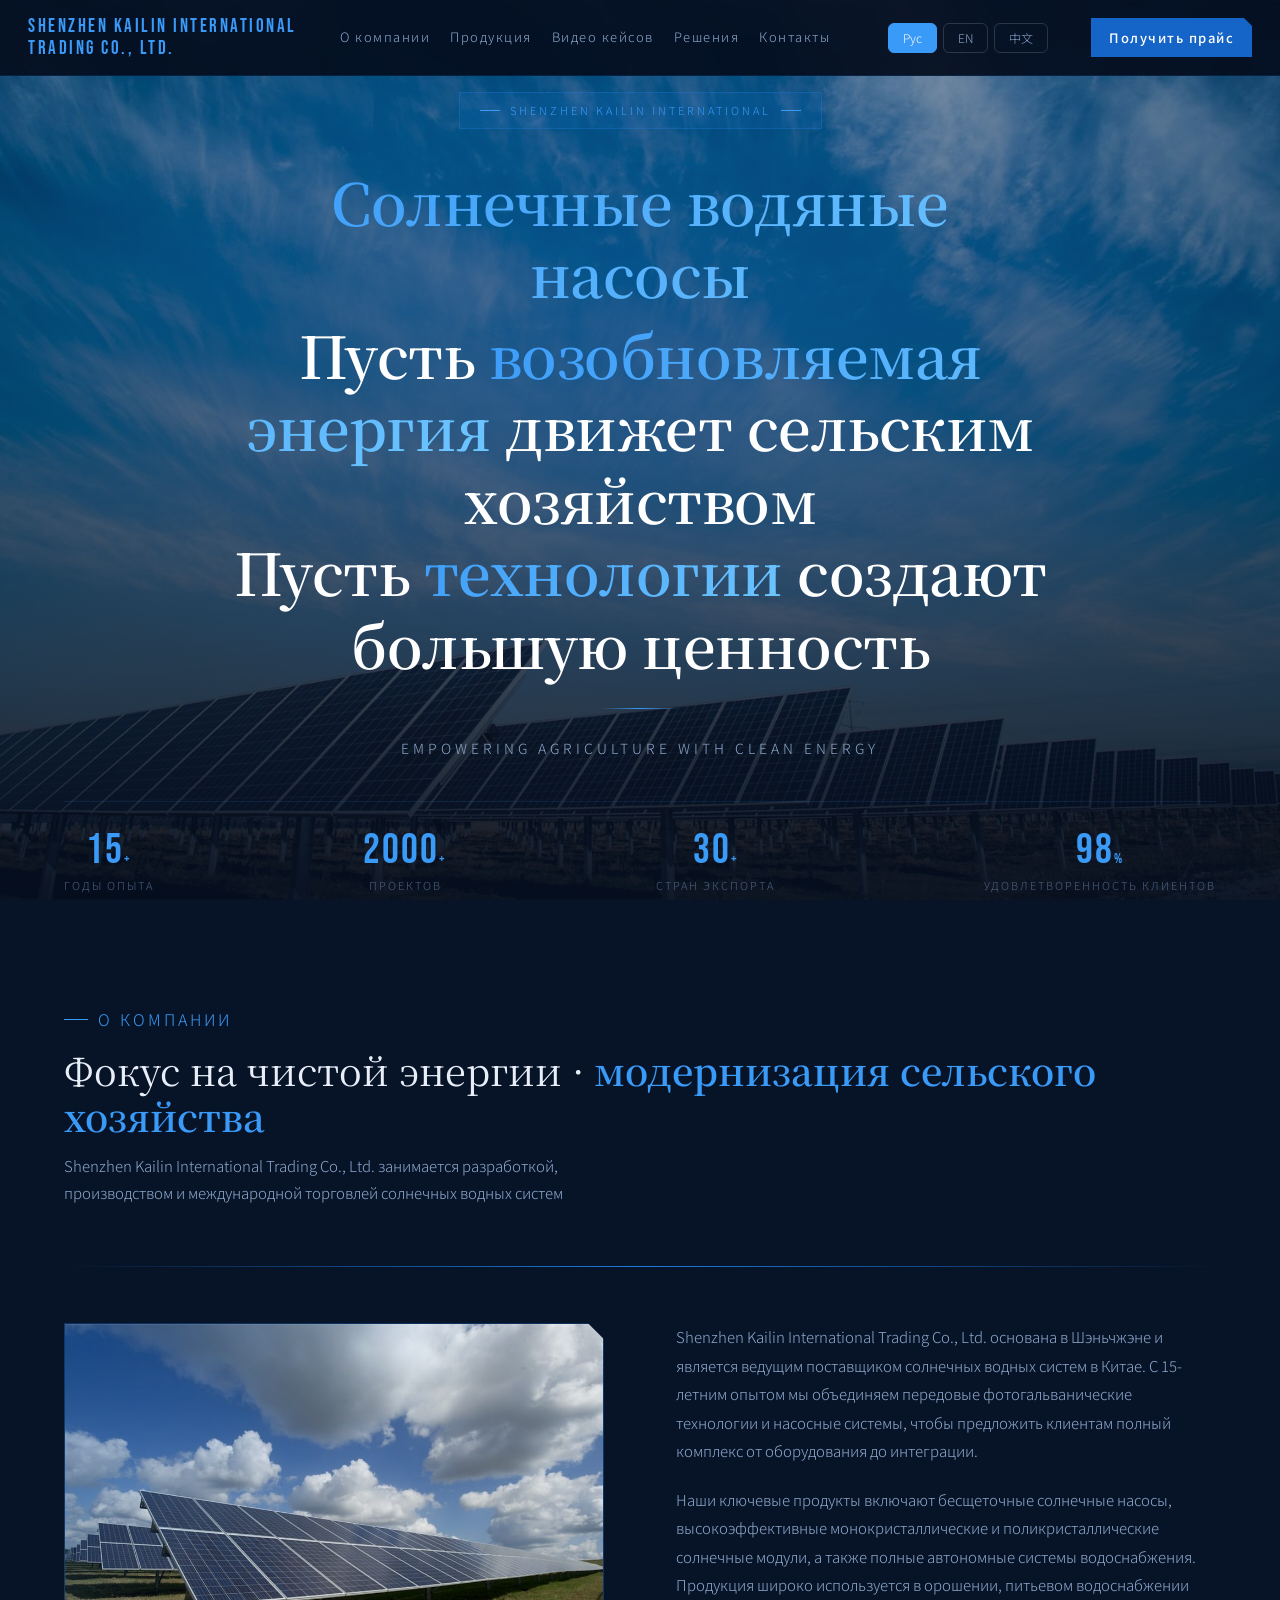
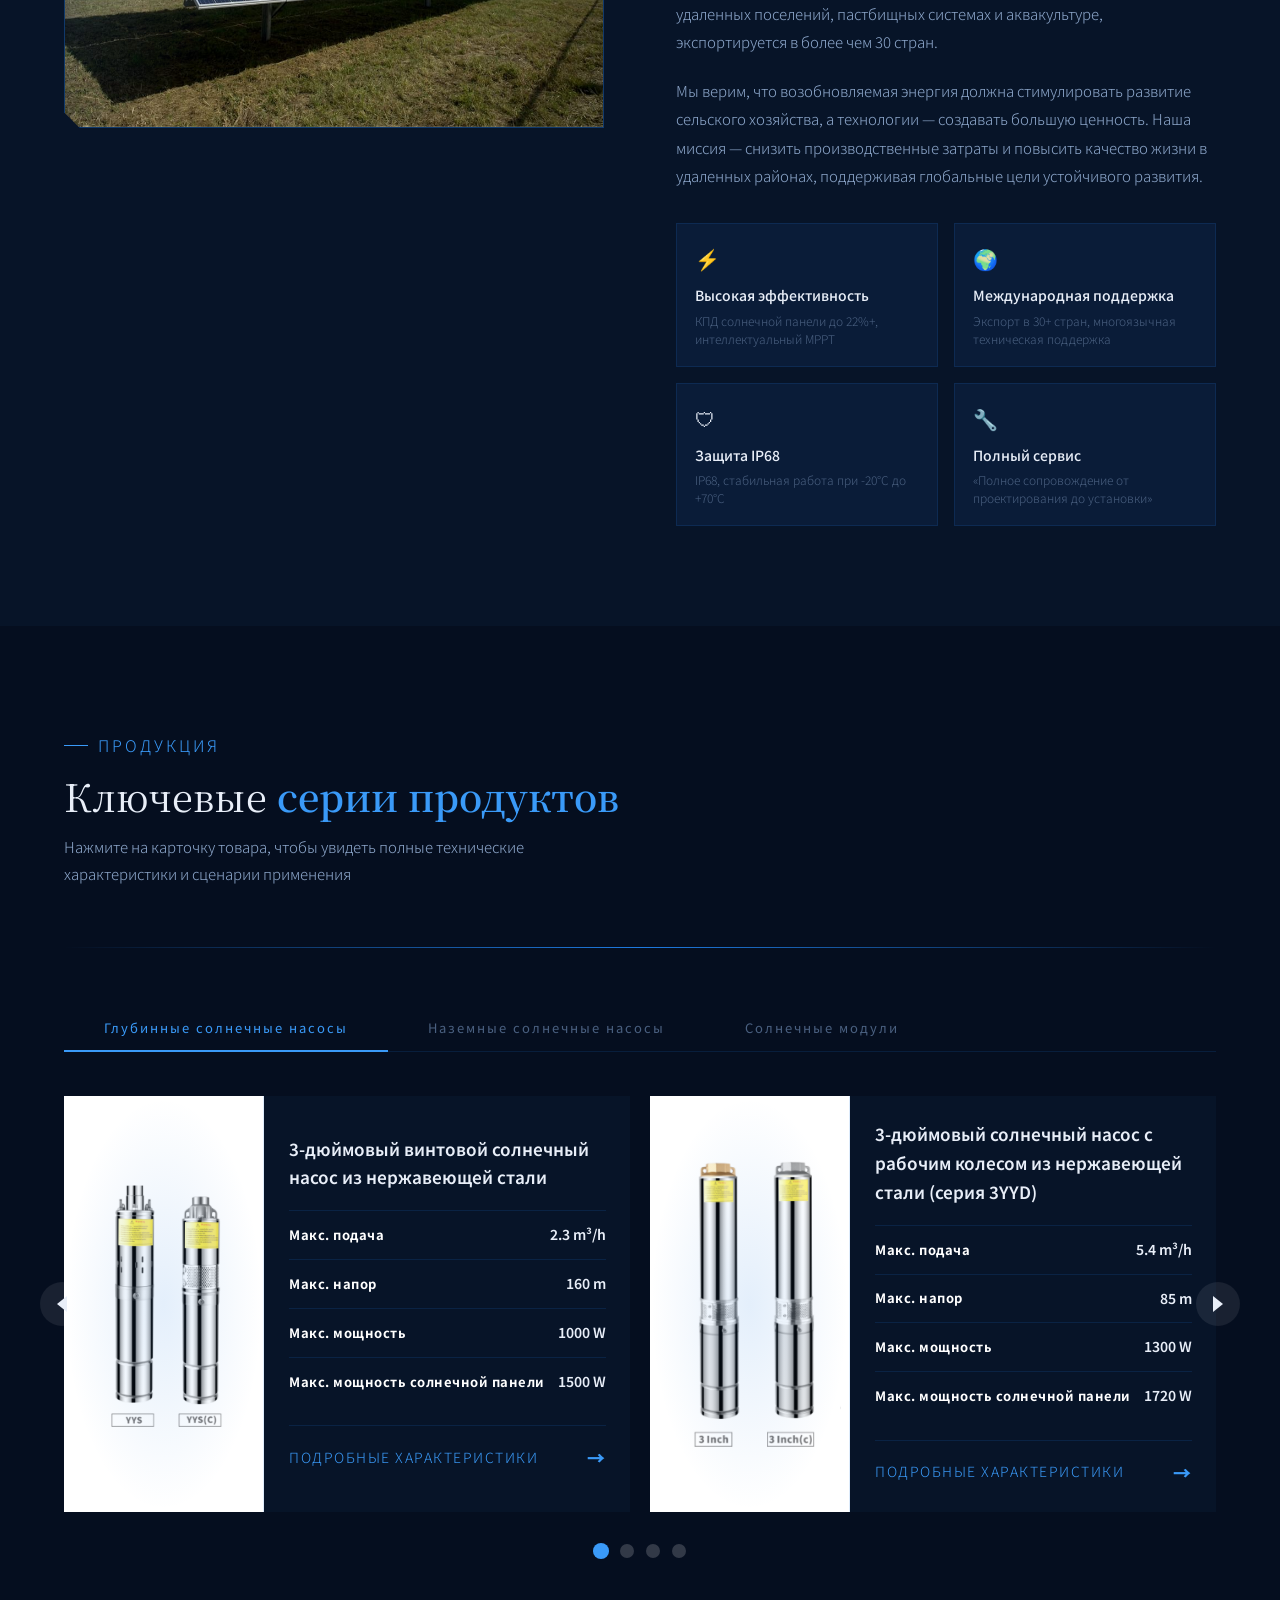
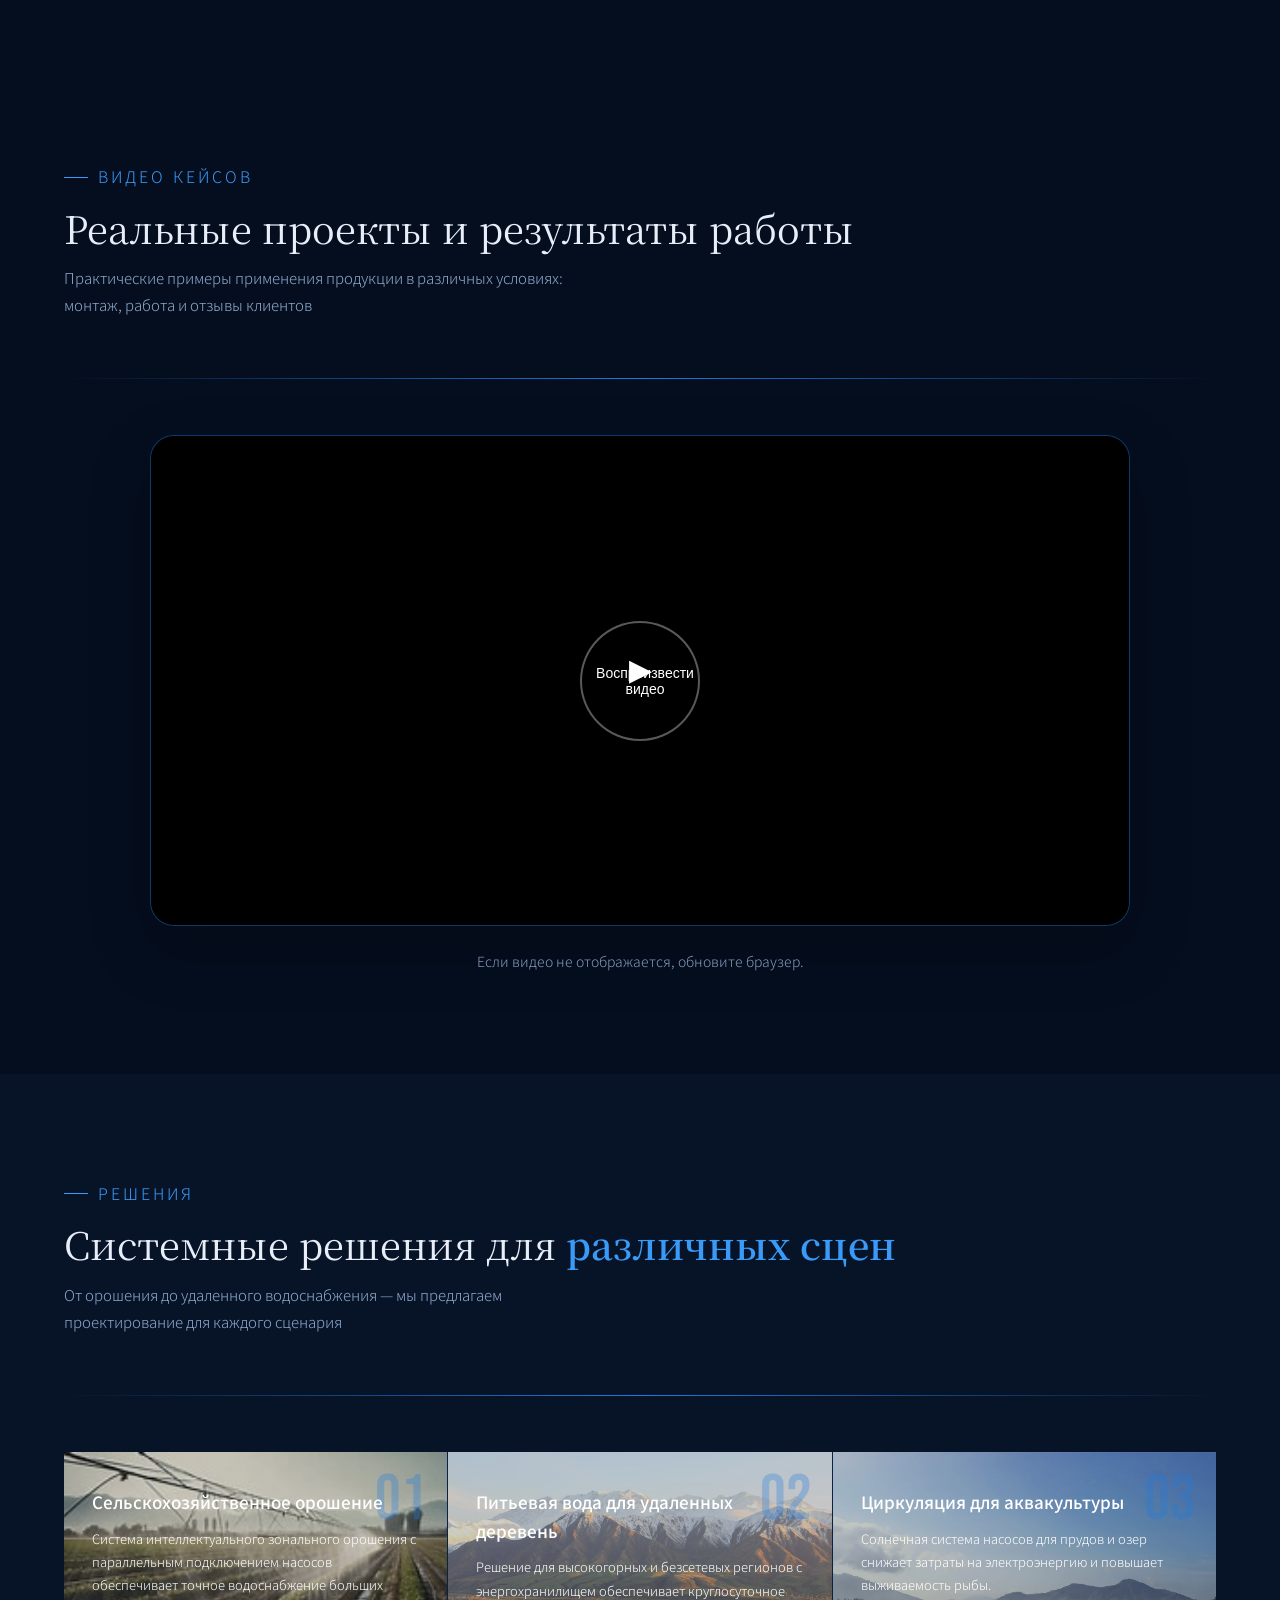
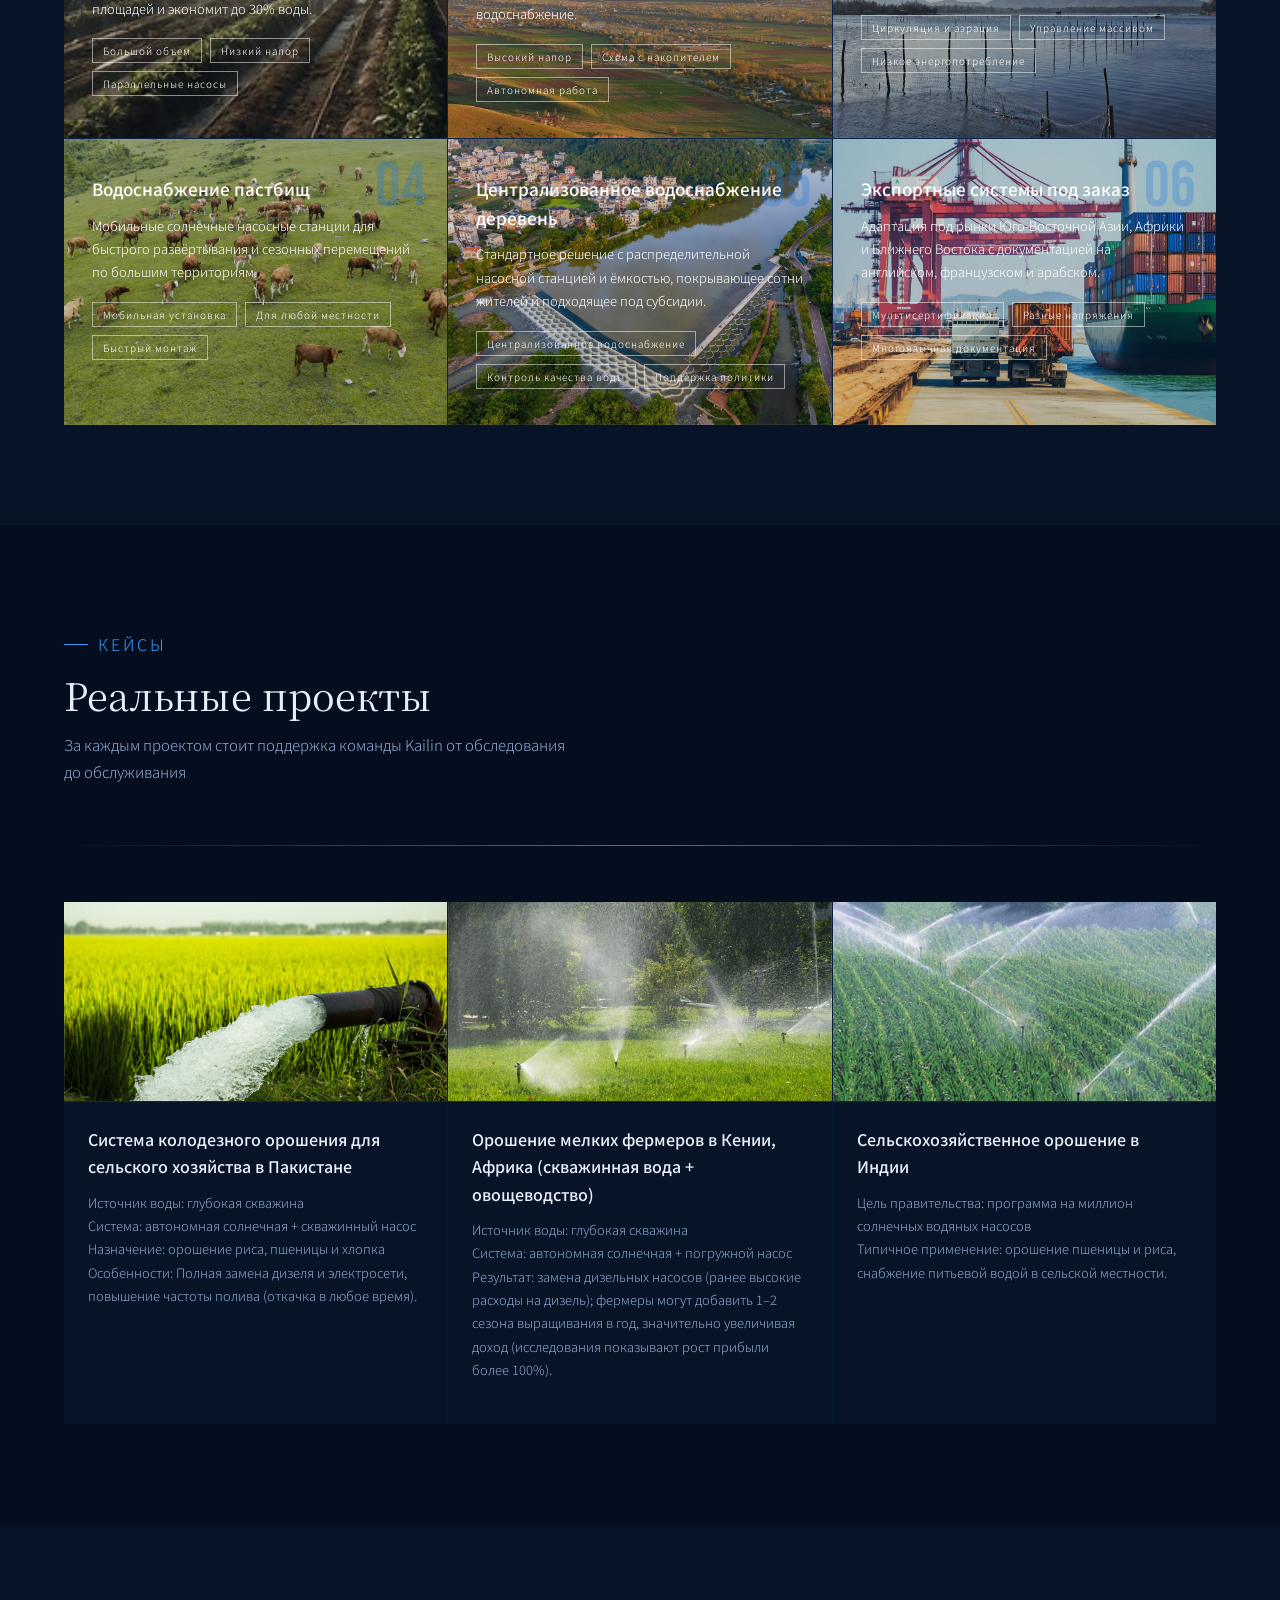
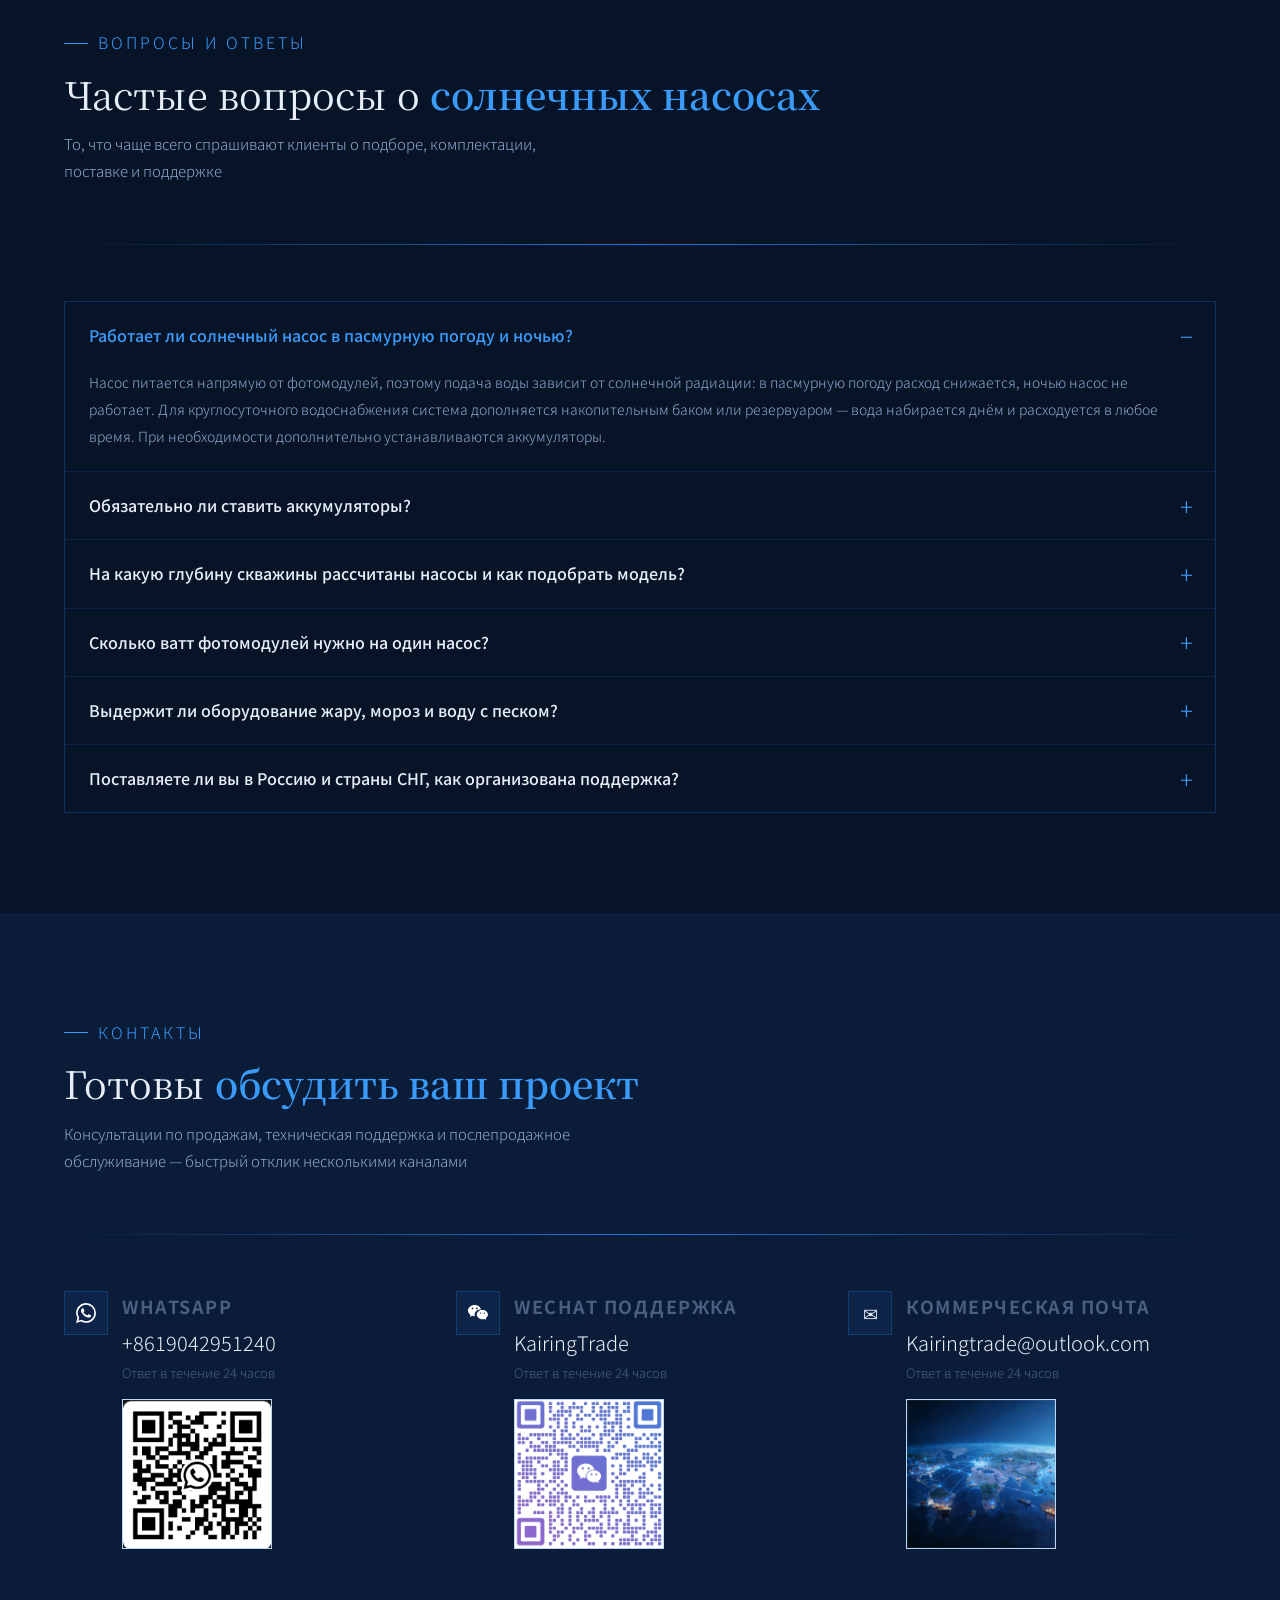
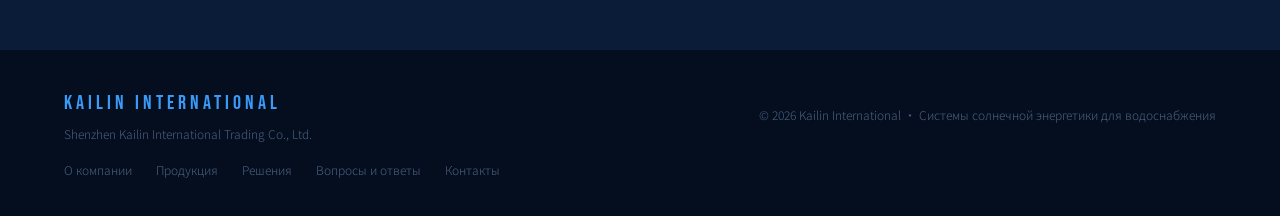
<file: index.html>
﻿<!DOCTYPE html>
<html lang="ru">
<head>
<meta charset="UTF-8">
<meta name="viewport" content="width=device-width, initial-scale=1.0">

<title>Солнечные водяные насосы от производителя | Kailin International</title>
<meta name="description" content="Производитель солнечных водяных насосов: скважинные и поверхностные модели, фотомодули и системы под ключ. Экспорт в 30+ стран, доставка в Россию и СНГ.">
<meta name="keywords" content="солнечный насос, солнечные водяные насосы, насос на солнечных батареях, скважинный солнечный насос, солнечная водяная станция, солнечные фотомодули, solar water pump, Kailin">
<meta name="author" content="Shenzhen Kailin International Trading Co., Ltd.">
<meta name="robots" content="index, follow, max-image-preview:large, max-snippet:-1, max-video-preview:-1">
<meta name="theme-color" content="#050e1f">
<meta name="geo.region" content="CN-GD">
<meta name="geo.placename" content="Shenzhen">
<!-- Google Search Console：把 GSC 给出的 content 值填入下一行并去掉注释即可完成验证
<meta name="google-site-verification" content="在此粘贴验证码">
-->
<meta name="yandex-verification" content="3979f8d56ef7f817">

<!-- Canonical / 多语言备用链接 -->
<link rel="canonical" href="https://www.kairing.cn/">
<link rel="alternate" hreflang="ru" href="https://www.kairing.cn/">
<link rel="alternate" hreflang="en" href="https://www.kairing.cn/?lang=en">
<link rel="alternate" hreflang="zh-Hans" href="https://www.kairing.cn/?lang=zh">
<link rel="alternate" hreflang="x-default" href="https://www.kairing.cn/">

<!-- 图标 -->
<link rel="icon" href="/favicon.ico" sizes="32x32">
<link rel="icon" type="image/png" href="/img/logo-kailin.png" sizes="512x512">
<link rel="apple-touch-icon" href="/img/apple-touch-icon.png">

<!-- Open Graph / Facebook -->
<meta property="og:type" content="website">
<meta property="og:url" content="https://www.kairing.cn/">
<meta property="og:title" content="Солнечные водяные насосы от производителя — Kailin International">
<meta property="og:description" content="Скважинные и поверхностные солнечные насосы, фотомодули и системы водоснабжения под ключ. Экспорт в 30+ стран, доставка в Россию и СНГ.">
<meta property="og:image" content="https://www.kairing.cn/img/og-cover.jpg">
<meta property="og:image:width" content="1200">
<meta property="og:image:height" content="630">
<meta property="og:image:alt" content="Солнечные фотомодули системы водоснабжения Kailin">
<meta property="og:locale" content="ru_RU">
<meta property="og:locale:alternate" content="en_US">
<meta property="og:locale:alternate" content="zh_CN">
<meta property="og:site_name" content="Kailin International">

<!-- Twitter -->
<meta name="twitter:card" content="summary_large_image">
<meta name="twitter:url" content="https://www.kairing.cn/">
<meta name="twitter:title" content="Солнечные водяные насосы от производителя — Kailin International">
<meta name="twitter:description" content="Скважинные и поверхностные солнечные насосы, фотомодули и системы водоснабжения под ключ. Экспорт в 30+ стран.">
<meta name="twitter:image" content="https://www.kairing.cn/img/og-cover.jpg">

<noscript><style>body{opacity:1 !important}</style></noscript>
<link rel="preconnect" href="https://fonts.googleapis.com">
<link rel="preconnect" href="https://fonts.gstatic.com" crossorigin>
<link rel="preload" as="image" href="img/hero-solar.jpg" fetchpriority="high">
<link href="https://fonts.googleapis.com/css2?family=Noto+Serif+SC:wght@300;400;600;700&family=Noto+Sans+SC:wght@300;400;500;700&family=Bebas+Neue&display=swap" rel="stylesheet">
<style>
:root{
  --navy:#050e1f;
  --navy2:#071428;
  --navy3:#0a1c38;
  --navy4:#0d2448;
  --blue:#1565c8;
  --blue2:#1e7ae0;
  --blue3:#3a9af8;
  --sky:#6ec6ff;
  --gold:#d4a843;
  --gold2:#f0c96a;
  --text:#e8eef8;
  --text2:#8ea8cc;
  --text3:#4a6080;
  --border:rgba(30,122,224,0.15);
  --border2:rgba(30,122,224,0.3);
  --border3:rgba(30,122,224,0.5);
  --nav-h:76px;
}
*{box-sizing:border-box;margin:0;padding:0}
html{
  scroll-behavior:smooth;
  scroll-padding-top:calc(var(--nav-h) + 12px);
  -webkit-text-size-adjust:100%;
  overflow-x:hidden;
}
img,video,svg{max-width:100%}
body{font-family:'Noto Sans SC',sans-serif;font-weight:300;background:var(--navy);color:var(--text);overflow-x:hidden;line-height:1.7;opacity:0;transition:opacity .2s ease}
body.menu-open,body.modal-open{overflow:hidden}
body.ready{opacity:1}
body.ready{opacity:1}
::-webkit-scrollbar{width:4px}
::-webkit-scrollbar-track{background:var(--navy)}
::-webkit-scrollbar-thumb{background:var(--blue2);border-radius:2px}

/* ═══ NAV ═══ */
nav{
  position:fixed;top:0;left:0;right:0;z-index:200;
  display:flex;align-items:center;justify-content:space-between;
  padding:0 64px;height:var(--nav-h);
  background:rgba(5,14,31,0.94);
  backdrop-filter:blur(20px);
  border-bottom:1px solid var(--border);
}
.nav-brand{display:flex;flex-direction:column;gap:2px;justify-content:center;min-width:0}
.nav-brand-text{
  font-family:'Bebas Neue',sans-serif;
  font-size:22px;letter-spacing:4px;color:var(--blue3);
  line-height:1.15;
}
.nav-toggle{
  display:none;flex-direction:column;justify-content:center;gap:5px;
  width:44px;height:44px;padding:10px;margin-right:-8px;
  background:transparent;border:none;cursor:pointer;
}
.nav-toggle span{
  display:block;width:100%;height:2px;background:var(--text);
  border-radius:2px;transition:transform .25s,opacity .2s;
}
nav.open .nav-toggle span:nth-child(1){transform:translateY(7px) rotate(45deg)}
nav.open .nav-toggle span:nth-child(2){opacity:0}
nav.open .nav-toggle span:nth-child(3){transform:translateY(-7px) rotate(-45deg)}
.nav-links{display:flex;gap:32px}
.lang-switcher{display:flex;gap:8px;align-items:center;margin-left:24px}
.lang-btn{
  background:transparent;color:var(--text2);border:1px solid rgba(255,255,255,0.15);
  padding:8px 14px;font-size:12px;cursor:pointer;border-radius:6px;
  transition:all .2s;font-family:'Noto Sans SC',sans-serif;
}
.lang-btn.on{background:var(--blue3);border-color:var(--blue3);color:#fff}
.lang-btn:hover{color:#fff;border-color:var(--blue3)}
.nav-links{display:flex;gap:32px}
.lang-switcher{display:flex;gap:8px;align-items:center;margin-left:24px}
.lang-btn{
  background:transparent;color:var(--text2);border:1px solid rgba(255,255,255,0.15);
  padding:8px 14px;font-size:12px;cursor:pointer;border-radius:6px;
  transition:all .2s;font-family:'Noto Sans SC',sans-serif;
}
.lang-btn.on{background:var(--blue3);border-color:var(--blue3);color:#fff}
.lang-btn:hover{color:#fff;border-color:var(--blue3)}
.lang-btn{white-space:nowrap;text-decoration:none;display:inline-flex;align-items:center;justify-content:center;line-height:1}
.nav-brand-en{
  font-family:'Bebas Neue',sans-serif;
  font-size:22px;letter-spacing:4px;color:var(--blue3);
  line-height:1;
}
.nav-brand-cn{font-size:11px;letter-spacing:2px;color:var(--text2);font-weight:400}
.nav-links{display:flex;gap:32px}
.nav-links a{
  font-size:13px;letter-spacing:1.5px;color:var(--text2);
  text-decoration:none;transition:color .2s;position:relative;
  white-space:nowrap;
}
.nav-links a::after{
  content:'';position:absolute;bottom:-4px;left:0;width:0;height:1px;
  background:var(--blue3);transition:width .25s;
}
.nav-links a:hover{color:var(--blue3)}
.nav-links a:hover::after{width:100%}
.nav-btn{
  background:var(--blue);color:#fff;border:none;
  padding:10px 24px;font-size:13px;letter-spacing:1.5px;
  cursor:pointer;font-family:'Noto Sans SC',sans-serif;font-weight:500;white-space:nowrap;
  transition:background .2s;clip-path:polygon(0 0,calc(100% - 8px) 0,100% 8px,100% 100%,0 100%);
}
.nav-btn:hover{background:var(--blue2)}

/* ═══ HERO / VISION ═══ */
#vision{
  min-height:100vh;min-height:100svh;position:relative;
  display:flex;align-items:center;justify-content:center;
  text-align:center;overflow:hidden;
}
.vision-bg{
  position:absolute;inset:0;
  background:
    linear-gradient(180deg,rgba(5,14,31,0.3) 0%,rgba(5,14,31,0.6) 50%,rgba(5,14,31,0.95) 100%),
    url('img/hero-solar.jpg') center/cover no-repeat;
  filter:none;
}
.vision-bg::after{
  content:'';position:absolute;inset:0;
  background:radial-gradient(ellipse 80% 60% at 50% 40%,rgba(21,101,200,0.25),transparent 70%);
}
.vision-content{position:relative;z-index:1;padding:0 40px;max-width:900px}
.vision-badge{
  display:inline-flex;align-items:center;gap:10px;
  background:rgba(30,122,224,0.12);border:1px solid var(--border2);
  padding:8px 20px;font-size:11px;letter-spacing:3px;color:var(--blue3);
  margin-bottom:36px;text-transform:uppercase;
}
.vision-badge::before,.vision-badge::after{content:'';width:20px;height:1px;background:var(--blue3)}
.vision-product{
  font-family:'Noto Serif SC',serif;
  font-size:58px;font-weight:600;line-height:1.25;
  letter-spacing:-0.5px;margin-bottom:8px;
  background:linear-gradient(135deg,var(--blue3),var(--sky));
  -webkit-background-clip:text;-webkit-text-fill-color:transparent;
  background-clip:text;
}
.vision-headline{
  font-family:'Noto Serif SC',serif;
  font-size:58px;font-weight:600;line-height:1.25;
  color:#fff;margin-bottom:20px;letter-spacing:-0.5px;
}
.vision-headline em{
  font-style:normal;
  background:linear-gradient(135deg,var(--blue3),var(--sky));
  -webkit-background-clip:text;-webkit-text-fill-color:transparent;
  background-clip:text;
}
.vision-sub{
  font-size:18px;color:rgba(255,255,255,0.7);
  letter-spacing:3px;margin-bottom:12px;font-weight:300;
}
.vision-divider{
  width:80px;height:1px;
  background:linear-gradient(90deg,transparent,var(--blue3),transparent);
  margin:28px auto;
}
.vision-tagline{
  font-size:14px;color:var(--text2);letter-spacing:4px;text-transform:uppercase;
  margin-bottom:48px;
}
.vision-btns{display:flex;gap:16px;justify-content:center;flex-wrap:wrap}
.btn-p{
  background:var(--blue);color:#fff;border:none;
  padding:14px 36px;font-size:14px;letter-spacing:2px;cursor:pointer;
  font-family:'Noto Sans SC',sans-serif;font-weight:500;
  transition:background .2s,transform .15s;
  clip-path:polygon(0 0,calc(100% - 10px) 0,100% 10px,100% 100%,0 100%);
}
.btn-p:hover{background:var(--blue2);transform:translateY(-2px)}
.btn-o{
  background:transparent;color:var(--blue3);
  border:1px solid var(--border3);padding:14px 36px;
  font-size:14px;letter-spacing:2px;cursor:pointer;
  font-family:'Noto Sans SC',sans-serif;
  transition:background .2s,color .2s;
}
.btn-o:hover{background:rgba(30,122,224,0.1)}
.vision-scroll{display:none;}
.scroll-dot{
  width:1px;height:40px;background:linear-gradient(to bottom,var(--blue3),transparent);
  animation:scrollDot 2s ease-in-out infinite;
}
@keyframes scrollDot{0%,100%{opacity:.3;transform:scaleY(1)}50%{opacity:1;transform:scaleY(1.3)}}
.vision-stats{
  position:absolute;bottom:80px;left:64px;right:64px;
  display:flex;justify-content:space-between;
  border-top:1px solid var(--border);padding-top:28px;
}
html[lang="en"] .vision-stats{bottom:35px;}
html[lang="ru"] .vision-stats{bottom:5px;}
.vstat{text-align:center}
.vstat-n{
  font-family:'Bebas Neue',sans-serif;
  font-size:42px;color:var(--blue3);letter-spacing:2px;line-height:1;
}
.vstat-u{font-size:14px;color:var(--blue3)}
.vstat-l{font-size:11px;letter-spacing:2px;color:var(--text3);margin-top:4px;text-transform:uppercase}

/* ═══ SECTION COMMON ═══ */
.sec{padding:100px 64px}
.sec-alt{background:var(--navy2)}
.video-block{display:flex;justify-content:center}
.video-frame{position:relative;width:100%;max-width:980px;border:1px solid var(--border2);border-radius:24px;overflow:hidden;background:var(--navy3);box-shadow:0 24px 60px rgba(0,0,0,.25)}
.video-frame video{width:100%;height:auto;display:block;background:#000}
.video-playbtn{position:absolute;left:50%;top:50%;transform:translate(-50%,-50%);width:120px;height:120px;border-radius:999px;border:2px solid rgba(255,255,255,0.35);background:rgba(0,0,0,0.48);color:#fff;font-size:14px;cursor:pointer;display:flex;align-items:center;justify-content:center;backdrop-filter:blur(4px);transition:transform .2s,background .2s}
.video-playbtn:hover{transform:translate(-50%,-50%) scale(1.04);background:rgba(0,0,0,0.64)}
.video-playbtn::before{content:'▶';position:absolute;left:50%;top:40%;transform:translate(-50%,-50%);font-size:30px;}
.video-playbtn span{position:relative;z-index:1;margin-left:10px;}
.video-frame.playing .video-playbtn{display:none}
.video-note{margin-top:24px;font-size:14px;color:var(--text2);text-align:center;max-width:980px;margin-left:auto;margin-right:auto}
.sec-head{margin-bottom:60px}
.sec-eye{
  display:inline-flex;align-items:center;gap:10px;
  font-size:16px;letter-spacing:3px;color:var(--blue3);
  margin-bottom:14px;text-transform:uppercase;
}
.sec-eye::before{content:'';width:24px;height:1px;background:var(--blue3)}
.sec-title{
  font-family:'Noto Serif SC',serif;
  font-size:38px;font-weight:400;line-height:1.2;
  color:var(--text);margin-bottom:14px;
}
.sec-title strong{color:var(--blue3);font-weight:600}
.sec-sub{font-size:15px;color:var(--text2);max-width:520px;line-height:1.8}
.gold-line{
  width:100%;height:1px;margin:0 0 56px;
  background:linear-gradient(90deg,transparent,var(--blue2),transparent);
}

/* ═══ COMPANY ═══ */
#company .inner{display:grid;grid-template-columns:1fr 1fr;gap:72px;align-items:start}
.co-img{position:relative}
.co-img-frame{
  width:100%;aspect-ratio:4/3;
  background:var(--navy3);
  border:1px solid var(--border2);
  overflow:hidden;position:relative;
  clip-path:polygon(0 0,calc(100% - 16px) 0,100% 16px,100% 100%,16px 100%,0 calc(100% - 16px));
}
.co-img-frame::before{
  content:'';position:absolute;inset:0;
  background:
    linear-gradient(135deg,rgba(21,101,200,0.3),transparent 50%),
    url('img/company-solar.jpg') center/cover no-repeat;
}
.co-img-badge{
  position:absolute;bottom:-16px;right:-16px;
  background:var(--blue);padding:20px 24px;
  text-align:center;border:1px solid var(--blue2);
}
.co-img-badge-n{font-family:'Bebas Neue',sans-serif;font-size:44px;color:#fff;line-height:1;letter-spacing:2px}
.co-img-badge-l{font-size:11px;letter-spacing:2px;color:rgba(255,255,255,0.7);text-transform:uppercase}
.co-text p{font-size:15px;color:var(--text2);line-height:1.9;margin-bottom:20px}
.co-feats{display:grid;grid-template-columns:1fr 1fr;gap:16px;margin-top:32px}
.co-feat{
  padding:18px;border:1px solid var(--border);
  background:var(--navy3);transition:border-color .2s;
}
.co-feat:hover{border-color:var(--blue2)}
.co-feat-icon{font-size:20px;margin-bottom:8px}
.co-feat-t{font-size:14px;font-weight:500;color:var(--text);margin-bottom:4px}
.co-feat-d{font-size:12px;color:var(--text3);line-height:1.5}

/* ═══ PRODUCTS ═══ */
#products{background:var(--navy)}
.prod-tabs{display:flex;gap:0;margin-bottom:44px;border-bottom:1px solid var(--border)}
.tab-btn{
  padding:14px 40px;font-size:13px;letter-spacing:2px;
  cursor:pointer;background:transparent;border:none;
  color:var(--text3);font-family:'Noto Sans SC',sans-serif;
  position:relative;transition:color .2s;
}
.tab-btn.on{color:var(--blue3)}
.tab-btn.on::after{
  content:'';position:absolute;bottom:-1px;left:0;right:0;height:2px;
  background:var(--blue3);
}
.tab-btn:hover:not(.on){color:var(--text2)}
.tp{display:none}
.tp.on{display:block}
.prod-slider{display:flex;flex-direction:column;gap:24px}
.slider-pages{position:relative}
.slide-nav{
  position:absolute;top:50%;transform:translateY(-50%);
  width:44px;height:44px;border:none;
  background:rgba(255,255,255,0.08);
  color:var(--text);cursor:pointer;
  display:flex;align-items:center;justify-content:center;
  border-radius:999px;
  transition:background .2s,transform .2s;
  z-index:2;
}
.slide-nav:hover{background:rgba(30,122,224,0.24);transform:translateY(-50%) scale(1.05)}
.slide-prev{left:-24px}
.slide-next{right:-24px}
.slide-nav::before{content:'';display:inline-block;width:0;height:0;border-style:solid}
.slide-prev::before{border-width:8px 10px 8px 0;border-color:transparent var(--text) transparent transparent}
.slide-next::before{border-width:8px 0 8px 10px;border-color:transparent transparent transparent var(--text)}
@media(max-width:1024px){.slide-nav{display:none}}
.slide{display:none;gap:20px}
.slide.on{display:grid;grid-template-columns:repeat(2,minmax(0,1fr));gap:20px}
.pv-catalog{display:grid;grid-template-columns:minmax(220px,30%) minmax(0,1fr);gap:24px;align-items:stretch}
.pv-image{display:flex;align-items:center;justify-content:center;min-height:360px;background:#fff;border:1px solid var(--border2);overflow:hidden}
.pv-image img{width:100%;height:100%;object-fit:contain;padding:28px}
.pv-table-wrap{overflow-x:auto;-webkit-overflow-scrolling:touch;background:var(--navy2);border:1px solid var(--border2)}
.tbl-hint{display:none;margin-top:10px;font-size:12px;color:var(--text3);letter-spacing:1px;text-align:center}
.pv-table{width:100%;min-width:980px;border-collapse:collapse;color:var(--text);font-size:12px}
.pv-table th,.pv-table td{padding:12px 10px;border-bottom:1px solid var(--border);text-align:left;vertical-align:middle;white-space:nowrap}
.pv-table th{background:var(--navy4);color:var(--blue3);font-size:11px;letter-spacing:.5px;font-weight:600}
.pv-table td:first-child{color:#fff;font-weight:600}
.pv-table tr:last-child td{border-bottom:none}
@media(max-width:1024px){.pv-catalog{grid-template-columns:1fr}.pv-image{min-height:280px}.pv-image img{max-height:320px}}
.pcard{
  display:flex;flex-direction:row;gap:1px;
  background:var(--navy2);cursor:pointer;
  transition:background .2s;position:relative;overflow:hidden;
  min-height:260px;
}
.pcard:hover{background:var(--navy3)}
.pcard::after{
  content:'';position:absolute;bottom:0;left:0;right:0;height:2px;
  background:linear-gradient(90deg,var(--blue),var(--blue3));
  transform:scaleX(0);transition:transform .25s;
}
.pcard:hover::after{transform:scaleX(1)}
.pcard-img{
  width:44%;min-width:200px;background:#ffffff;
  border-right:1px solid var(--border);
  display:flex;align-items:center;justify-content:center;
  font-size:60px;position:relative;overflow:hidden;padding:32px;
}
.pcard-img img{
  width:100%;height:100%;max-height:100%;display:block;object-fit:contain;
}
.pcard-glow{
  position:absolute;inset:0;
  background:radial-gradient(ellipse at center,rgba(30,122,224,0.12),transparent 70%);
}
.pcard-body{padding:24px;display:flex;flex-direction:column;justify-content:center}
.pcard-tag{font-size:10px;letter-spacing:2px;color:var(--blue3);text-transform:uppercase;margin-bottom:10px}
.pcard-name{font-size:17px;font-weight:600;color:var(--text);margin-bottom:18px}
.pcard-params{display:flex;flex-direction:column;gap:0}
.prow{
  display:flex;justify-content:space-between;align-items:center;
  padding:12px 0;border-top:1px solid var(--border);font-size:13px;
}
.pk{color:#fff;letter-spacing:0.5px;font-weight:700}
.pv{color:var(--text);font-weight:600;font-size:14px}
.pcard-more{
  display:flex;align-items:center;justify-content:space-between;
  margin-top:20px;padding-top:16px;border-top:1px solid var(--border);
  font-size:14px;letter-spacing:1.5px;color:var(--blue3);text-transform:uppercase;
}
.pcard-more::after{content:'→';font-size:18px;font-weight:900}
.page-dots{display:flex;justify-content:center;gap:12px;margin-top:8px}
.dot{
  width:14px;height:14px;border-radius:50%;border:none;
  background:rgba(255,255,255,0.18);cursor:pointer;
  transition:transform .2s,background .2s;
}
.dot.on{background:var(--blue3);transform:scale(1.15)}
@media(max-width:1024px){
  .slide.on{grid-template-columns:1fr}
  .pcard{flex-direction:column;min-height:auto}
  .pcard-img{width:100%;border-right:none;border-bottom:1px solid var(--border);padding:28px 24px}
}
@media(max-width:700px){
  .tab-btn{padding:14px 20px}
  .pcard-body{padding:20px}
  .prow{padding:10px 0}
  .cont-info{grid-template-columns:1fr}
}


/* ═══ SOLUTIONS ═══ */
.sol-grid{display:grid;grid-template-columns:repeat(3,1fr);gap:1px;background:var(--border)}
.scard{
  background:var(--navy2);padding:36px 28px;
  position:relative;transition:background .2s;overflow:hidden;
}
.scard:hover{background:var(--navy3)}
.scard::before{
  content:attr(data-n);
  position:absolute;top:16px;right:20px;
  font-family:'Bebas Neue',sans-serif;font-size:64px;
  color:var(--border2);line-height:1;pointer-events:none;
}
.scard-icon{display:none;}
.scard-title{font-size:17px;font-weight:500;color:#fff;margin-bottom:10px}
.scard-desc{font-size:13px;color:#fff;line-height:1.8;margin-bottom:18px}
.scard-tags{display:flex;gap:8px;flex-wrap:wrap}
.stag{
  font-size:10px;letter-spacing:1px;color:#fff;
  border:1px solid rgba(255,255,255,0.5);padding:3px 10px;
}
.scard[data-n="01"]::after{
  content:'';
  position:absolute;inset:0;
  background:url('img/13.guangai.1.jpg') center/cover no-repeat;
  opacity:0.8;
  z-index:0;
  pointer-events:none;
}
.scard[data-n="01"]>*{position:relative;z-index:1;}
.scard[data-n="01"]::before{z-index:1;}
.scard[data-n="02"]::after{
  content:'';
  position:absolute;inset:0;
  background:url('img/13shanquyinshui.2.jpg') center/cover no-repeat;
  opacity:0.8;
  z-index:0;
  pointer-events:none;
}
.scard[data-n="02"]>*{position:relative;z-index:1;}
.scard[data-n="02"]::before{z-index:1;}
.scard[data-n="03"]::after{
  content:'';
  position:absolute;inset:0;
  background:url('img/13yangzhi.3.jpg') center/cover no-repeat;
  opacity:0.8;
  z-index:0;
  pointer-events:none;
}
.scard[data-n="03"]>*{position:relative;z-index:1;}
.scard[data-n="03"]::before{z-index:1;}
.scard[data-n="04"]::after{
  content:'';
  position:absolute;inset:0;
  background:url('img/13muchang.4.jpg') center/cover no-repeat;
  opacity:0.8;
  z-index:0;
  pointer-events:none;
}
.scard[data-n="04"]>*{position:relative;z-index:1;}
.scard[data-n="04"]::before{z-index:1;}
.scard[data-n="05"]::after{
  content:'';
  position:absolute;inset:0;
  background:url('img/13cunzhenggongshui.4.jpg') center/cover no-repeat;
  opacity:0.8;
  z-index:0;
  pointer-events:none;
}
.scard[data-n="05"]>*{position:relative;z-index:1;}
.scard[data-n="05"]::before{z-index:1;}
.scard[data-n="06"]::after{
  content:'';
  position:absolute;inset:0;
  background:url('img/13guojidingzhi.6.jpg') center/cover no-repeat;
  opacity:0.8;
  z-index:0;
  pointer-events:none;
}
.scard[data-n="06"]>*{position:relative;z-index:1;}
.scard[data-n="06"]::before{z-index:1;}

/* ═══ CASES ═══ */
#cases{background:var(--navy)}
.case-grid{display:grid;grid-template-columns:repeat(3,1fr);gap:1px;background:var(--border)}
.ccard{
  background:var(--navy2);cursor:pointer;
  transition:background .2s;overflow:hidden;
}
.ccard:hover{background:var(--navy3)}
.ccard-img{
  height:200px;background:var(--navy3);
  display:flex;align-items:center;justify-content:center;
  font-size:68px;border-bottom:1px solid var(--border);
  position:relative;overflow:hidden;
}
.ccard-img::before{
  content:'';position:absolute;inset:0;
  background:linear-gradient(180deg,transparent 50%,rgba(5,14,31,0.6));
}
.ctag{
  position:absolute;top:14px;left:14px;
  background:var(--blue);color:#fff;
  font-size:10px;letter-spacing:1.5px;padding:4px 12px;
  text-transform:uppercase;
}
.ccard-body{padding:24px}
.ccard-title{font-size:16px;font-weight:500;color:var(--text);margin-bottom:10px}
.ccard-excerpt{font-size:13px;color:var(--text2);line-height:1.8;margin-bottom:18px}
.cmore{
  font-size:11px;letter-spacing:2px;color:var(--blue3);
  text-transform:uppercase;display:flex;align-items:center;gap:8px;
}
.cmore::after{content:'→';font-size:13px;transition:transform .2s}
.ccard:hover .cmore::after{transform:translateX(4px)}


.form-box{
  background:var(--navy3);border:1px solid var(--border2);
  padding:36px;position:relative;
}
.form-box::before{
  content:'';position:absolute;top:0;left:0;right:0;height:2px;
  background:linear-gradient(90deg,var(--blue),var(--blue3));
}
.form-title{font-size:18px;font-weight:500;color:var(--text);margin-bottom:24px}
.frow{display:grid;grid-template-columns:1fr 1fr;gap:14px}
.ff{margin-bottom:14px}
.ff label{
  display:block;font-size:11px;letter-spacing:1.5px;
  color:var(--text3);margin-bottom:7px;text-transform:uppercase;
}
.ff input,.ff select,.ff textarea{
  width:100%;background:var(--navy4);border:1px solid var(--border);
  color:var(--text);padding:11px 14px;font-size:14px;
  font-family:'Noto Sans SC',sans-serif;outline:none;
  transition:border-color .2s;-webkit-appearance:none;appearance:none;
}
.ff select{
  background-image:url("data:image/svg+xml,%3Csvg xmlns='http://www.w3.org/2000/svg' width='12' height='7' viewBox='0 0 12 7'%3E%3Cpath d='M1 1l5 5 5-5' stroke='%234a6080' stroke-width='1.5' fill='none'/%3E%3C/svg%3E");
  background-repeat:no-repeat;background-position:right 14px center;
  padding-right:36px;cursor:pointer;
}
.ff select option{background:var(--navy3)}
.ff textarea{resize:vertical;min-height:90px}
.ff input:focus,.ff select:focus,.ff textarea:focus{border-color:var(--blue2)}
.ff input::placeholder,.ff textarea::placeholder{color:var(--text3)}
.fsub{
  width:100%;background:var(--blue);color:#fff;border:none;
  padding:13px;font-size:14px;font-weight:500;letter-spacing:2px;
  cursor:pointer;font-family:'Noto Sans SC',sans-serif;
  transition:background .2s;clip-path:polygon(0 0,calc(100% - 8px) 0,100% 8px,100% 100%,0 100%);
}
.fsub:hover{background:var(--blue2)}
.fsuccess{
  display:none;background:rgba(30,122,224,0.1);
  border:1px solid var(--border2);padding:14px;margin-top:14px;
  font-size:14px;color:var(--blue3);text-align:center;
}

/* ═══ CONTACT ═══ */
#contact{background:var(--navy3)}
.cont-grid{display:grid;grid-template-columns:1fr;gap:60px}
.cont-info{display:grid;grid-template-columns:repeat(3,1fr);gap:24px}
.cinfo-item{display:flex;gap:14px;align-items:flex-start}
.cinfo-icon{
  width:44px;height:44px;background:var(--navy4);
  border:1px solid var(--border2);
  display:flex;align-items:center;justify-content:center;
  font-size:18px;flex-shrink:0;
}
.cinfo-label{font-size:11px;letter-spacing:1.5px;color:var(--text3);text-transform:uppercase;margin-bottom:5px}
.cinfo-val{font-size:15px;color:var(--text)}
.cinfo-sub{font-size:13px;color:var(--text3);margin-top:2px}
.cinfo-qr{
  width:150px;height:150px;margin-top:14px;
  background:#fff;border:1px solid var(--border2);
  display:flex;align-items:center;justify-content:center;
  overflow:hidden;position:relative;
}
.cinfo-qr:not(:has(img))::after{
  content:'二维码';
  position:absolute;font-size:12px;color:#999;letter-spacing:1px;
}
.cinfo-qr img{position:relative;width:100%;height:100%;object-fit:contain;background:#fff}
.hours-blk{
  background:var(--navy4);border:1px solid var(--border);
  padding:20px;margin-top:4px;
}
.hours-title{
  font-size:11px;letter-spacing:2px;color:var(--blue3);
  text-transform:uppercase;margin-bottom:14px;
  display:flex;align-items:center;gap:8px;
}
.hours-title::before{content:'';width:14px;height:1px;background:var(--blue3)}
.hrow{
  display:flex;justify-content:space-between;
  padding:7px 0;border-bottom:1px solid var(--border);font-size:13px;
}
.hrow:last-child{border-bottom:none}
.hrow span:first-child{color:var(--text2)}
.hrow span:last-child{color:var(--text)}
.cont-form{
  background:var(--navy2);border:1px solid var(--border2);
  padding:36px;position:relative;
}
.cont-form::before{
  content:'';position:absolute;top:0;left:0;right:0;height:2px;
  background:linear-gradient(90deg,var(--blue),var(--blue3));
}

/* ═══ FOOTER ═══ */
footer{
  background:var(--navy);border-top:1px solid var(--border);
  padding:36px 64px;
  display:flex;align-items:center;justify-content:space-between;flex-wrap:wrap;gap:16px;
}
.foot-brand{font-family:'Bebas Neue',sans-serif;font-size:20px;letter-spacing:4px;color:var(--blue3)}
.foot-copy{font-size:12px;color:var(--text3)}
.foot-links{display:flex;gap:24px}
.foot-links a{font-size:12px;color:var(--text3);text-decoration:none;transition:color .2s}
.foot-links a:hover{color:var(--blue3)}

/* ═══ MODAL ═══ */
.overlay{
  display:none;position:fixed;inset:0;z-index:300;
  background:rgba(0,0,0,0.88);
  align-items:center;justify-content:center;
  padding:40px 20px;
}
.overlay.on{display:flex}
.mbox{
  background:var(--navy2);border:1px solid var(--border2);
  width:100%;max-width:600px;
  position:relative;max-height:88vh;overflow-y:auto;
}
.mbox::before{
  content:'';position:absolute;top:0;left:0;right:0;height:2px;
  background:linear-gradient(90deg,var(--blue),var(--blue3),var(--blue));
}
.mhead{
  padding:28px 32px 20px;border-bottom:1px solid var(--border);
  display:flex;align-items:flex-start;justify-content:space-between;
  gap:16px;
}
.mhead>div:first-child{min-width:0;flex:1}
.mhead-icon{
  width:60px;height:60px;background:var(--navy3);
  border:1px solid var(--border2);
  display:flex;align-items:center;justify-content:center;
  font-size:26px;flex-shrink:0;
}
.mtag{font-size:10px;letter-spacing:2px;color:var(--blue3);text-transform:uppercase;margin-bottom:7px}
.mname{font-size:20px;font-weight:500;color:var(--text)}
.mclose{
  background:none;border:none;color:var(--text3);
  font-size:22px;cursor:pointer;line-height:1;padding:4px;
  transition:color .2s;flex-shrink:0;
}
.mclose:hover{color:var(--text)}
.mbody{padding:28px 32px}
.mspec-sec{
  font-size:14px;letter-spacing:2px;color:var(--blue3);font-weight:700;
  text-transform:uppercase;margin:20px 0 12px;
  display:flex;align-items:center;gap:8px;
}
.mspec-sec::before{content:'';width:14px;height:1px;background:var(--blue3)}
.mspec-sec:first-child{margin-top:0}
table.spec{width:100%;border-collapse:collapse}
table.spec tr{border-bottom:1px solid var(--border)}
table.spec tr:last-child{border-bottom:none}
table.spec td{padding:3px 4px;font-size:13px}
table.spec td:first-child{color:#fff;width:auto;white-space:nowrap;padding-right:12px;font-weight:500;font-size:13px}
table.spec td:last-child{color:var(--text);font-weight:500}
.case-sec{margin-bottom:18px}
.case-sec-t{font-size:13px;font-weight:500;color:var(--blue3);margin-bottom:7px}
.case-sec-p{font-size:14px;color:var(--text2);line-height:1.85}
.madv-list{margin:4px 0 0 0;padding-left:20px;color:var(--text);font-size:13px;line-height:2}
.madv-list li{margin-bottom:2px}
.mvalue-img{width:100%;margin-top:20px;border-radius:8px;display:block}
.mvalue-wrap{width:100%;overflow-x:auto;-webkit-overflow-scrolling:touch}

/* ═══ FAQ ═══ */
#faq .faq-list{display:grid;gap:1px;background:var(--border);border:1px solid var(--border)}
.faq-item{background:var(--navy2)}
.faq-q{
  cursor:pointer;list-style:none;display:block;
  padding:20px 56px 20px 24px;position:relative;
  font-size:16px;font-weight:500;color:var(--text);transition:color .2s;
}
.faq-q::-webkit-details-marker{display:none}
.faq-q::after{
  content:'+';position:absolute;right:22px;top:50%;transform:translateY(-50%);
  font-size:24px;line-height:1;color:var(--blue3);font-weight:300;
}
.faq-item[open] .faq-q{color:var(--blue3)}
.faq-item[open] .faq-q::after{content:'\2212'}
.faq-q:hover{color:var(--blue3)}
.faq-a{padding:0 24px 22px;font-size:14px;color:var(--text2);line-height:1.9}
@media(max-width:768px){
  .faq-q{padding:16px 46px 16px 16px;font-size:15px}
  .faq-a{padding:0 16px 18px;font-size:13.5px}
}

/* ═══ RESPONSIVE — TABLET ═══ */
@media(max-width:1024px){
  nav{padding:0 24px}
  .nav-links{gap:20px}
  .pcard-img{aspect-ratio:16/9;max-height:360px}
  .sec{padding:80px 32px}
  .vision-headline,.vision-product{font-size:44px}
  .vision-stats{left:32px;right:32px;bottom:60px}
  .vstat-n{font-size:36px}
  .sec-title{font-size:32px}
  #company .inner{gap:48px}
  .sol-grid{grid-template-columns:repeat(2,1fr)}
  .case-grid{grid-template-columns:repeat(2,1fr)}
  .cont-info{grid-template-columns:repeat(2,1fr)}
  .frow{grid-template-columns:1fr}
  footer{padding:32px}
  .pv-table{min-width:900px}
}

/* ═══ RESPONSIVE — NARROW DESKTOP NAV ═══ */
@media(min-width:1101px) and (max-width:1400px){
  nav{padding:0 28px}
  .nav-links{gap:20px}
  .lang-switcher{margin-left:14px;gap:6px}
  .nav-brand-text{font-size:19px;letter-spacing:2.5px}
  .nav-btn{padding:10px 18px}
}

/* ═══ RESPONSIVE — COLLAPSIBLE NAV ═══ */
@media(max-width:1100px){
  :root{--nav-h:60px}
  nav{
    flex-wrap:wrap;height:auto;padding:0 16px;gap:0;
    max-height:var(--nav-h);overflow:hidden;
    transition:max-height .3s ease;
  }
  nav.open{max-height:100vh;max-height:100svh;overflow-y:auto;background:rgba(5,14,31,0.985)}
  .nav-brand{height:var(--nav-h);flex:1 1 0;min-width:0;order:1;overflow:hidden}
  .nav-brand-text{
    font-size:17px;letter-spacing:2px;
    display:-webkit-box;-webkit-line-clamp:2;-webkit-box-orient:vertical;overflow:hidden;
  }
  .lang-switcher{order:2;margin-left:0;gap:6px;height:var(--nav-h)}
  .lang-btn{padding:7px 10px;font-size:12px}
  .nav-toggle{display:flex;order:3;height:var(--nav-h)}
  .nav-links{
    order:4;width:100%;flex-direction:column;gap:0;
    padding:4px 0 0;border-top:1px solid var(--border);
  }
  .nav-links a{
    display:block;padding:15px 2px;font-size:15px;letter-spacing:1px;
    color:var(--text);border-bottom:1px solid var(--border);
  }
  .nav-links a::after{display:none}
  .nav-btn{order:5;width:100%;margin:18px 0 22px;padding:14px;font-size:14px}
}

/* ═══ RESPONSIVE — MOBILE ═══ */
@media(max-width:768px){
  /* — VISION — */
  #vision{
    min-height:100svh;
    padding:calc(var(--nav-h) + 44px) 0 48px;
    flex-direction:column;align-items:stretch;justify-content:center;gap:32px;
  }
  .vision-content{padding:0 20px}
  .vision-badge{font-size:10px;letter-spacing:2px;padding:6px 14px;margin-bottom:24px}
  .vision-product,.vision-headline{font-size:28px;line-height:1.3;letter-spacing:0}
  .vision-sub{font-size:14px;letter-spacing:2px}
  .vision-tagline{font-size:11px;letter-spacing:2px;margin-bottom:32px}
  .vision-divider{margin:20px auto}
  .vision-btns{flex-direction:column;align-items:center;gap:12px}
  .btn-p,.btn-o{width:100%;max-width:280px;text-align:center}
  html[lang] .vision-stats{
    position:relative;z-index:1;left:auto;right:auto;bottom:auto;
    display:grid;grid-template-columns:1fr 1fr;gap:18px 12px;
    margin:0 20px;padding-top:22px;
  }
  .vstat-n{font-size:24px}
  .vstat-u{font-size:12px}
  .vstat-l{font-size:9px;letter-spacing:1px}

  /* — SECTION COMMON — */
  .sec{padding:60px 20px}
  .sec-head{margin-bottom:36px}
  .sec-eye{font-size:13px}
  .sec-title{font-size:24px}
  .sec-sub{font-size:14px}
  .gold-line{margin-bottom:36px}

  /* — COMPANY — */
  #company .inner{grid-template-columns:1fr;gap:36px}
  .co-img-frame{aspect-ratio:16/10}
  .co-img-badge{padding:14px 18px;bottom:-10px;right:-10px}
  .co-img-badge-n{font-size:32px}
  .co-feats{grid-template-columns:1fr}

  /* — PRODUCTS — */
  .prod-tabs{flex-wrap:wrap;gap:8px;margin-bottom:28px}
  .tab-btn{padding:10px 16px;font-size:12px;letter-spacing:1px}
  .slide.on{grid-template-columns:1fr}
  .pcard{min-height:auto}
  .pcard-img{min-width:0;width:100%;padding:16px;aspect-ratio:4/3;max-height:300px}
  .pcard-img img{max-height:100%}
  .pcard-body{padding:20px}
  .pcard-name{font-size:16px}
  .prow{font-size:12px;padding:10px 0}
  .pv-catalog{grid-template-columns:1fr;gap:16px}
  .pv-image{min-height:0;aspect-ratio:4/3}
  .pv-image img{padding:16px}
  .pv-table-wrap{margin:0 -20px;border-left:none;border-right:none}
  .pv-table{min-width:700px;font-size:11px}
  .pv-table th,.pv-table td{padding:8px 6px}
  .tbl-hint{display:block}
  .page-dots{gap:4px;margin-top:4px}
  .dot{width:12px;height:12px;background-clip:content-box;border:6px solid transparent;box-sizing:content-box}

  /* — VIDEO — */
  .video-frame{border-radius:16px}
  .video-playbtn{
    width:auto;height:auto;min-height:52px;max-width:86%;
    padding:12px 22px 12px 46px;border-radius:999px;font-size:13px;
    text-align:center;line-height:1.3;
  }
  .video-playbtn::before{left:26px;top:50%;font-size:17px}
  .video-playbtn span{margin-left:0}
  .video-note{font-size:13px;padding:0 8px}

  /* — SOLUTIONS — */
  .sol-grid{grid-template-columns:1fr}
  .scard{padding:24px 20px}
  .scard::before{font-size:48px;top:10px;right:14px}
  .scard-title{font-size:16px}
  .scard-desc{font-size:12px}

  /* — CASES — */
  .case-grid{grid-template-columns:1fr}
  .ccard-img{height:180px}

  /* — CONTACT — */
  .cont-grid{gap:36px}
  .cont-info{grid-template-columns:1fr;gap:20px}
  .cinfo-item{flex-direction:column;gap:12px}
  .cinfo-qr{width:120px;height:120px}
  .cont-form{padding:24px 20px}
  .form-box{padding:24px 20px}

  /* — FOOTER — */
  footer{flex-direction:column;align-items:center;text-align:center;padding:28px 20px;gap:12px}
  .foot-links{justify-content:center;flex-wrap:wrap}

  /* — MODAL — */
  .overlay{padding:12px 8px}
  .mbox{max-height:90vh;max-height:90svh}
  .mhead{padding:18px 16px 14px;gap:10px}
  .mhead-icon{width:44px;height:44px;font-size:20px}
  .mname{font-size:17px;line-height:1.4}
  .mbody{padding:20px 16px}
  table.spec td{font-size:12px;padding:6px 4px}
  table.spec td:first-child{white-space:normal;word-break:break-word}
  .mvalue-img{min-width:560px}
  .mspec-sec{font-size:12px}
}

/* ═══ RESPONSIVE — LARGE PHONE / SMALL TABLET ═══ */
@media(min-width:600px) and (max-width:768px){
  .vision-product,.vision-headline{font-size:38px}
  html[lang] .vision-stats{grid-template-columns:repeat(4,1fr)}
  .sec-title{font-size:28px}
  .co-feats{grid-template-columns:1fr 1fr}
  .sol-grid,.case-grid{grid-template-columns:repeat(2,1fr)}
  .cont-info{grid-template-columns:repeat(2,1fr)}
}

/* ═══ RESPONSIVE — SMALL MOBILE ═══ */
@media(max-width:480px){
  .vision-product,.vision-headline{font-size:24px}
  html[lang] .vision-stats{gap:14px 10px;margin:0 16px}
  .vstat-n{font-size:20px}
  .sec{padding:52px 16px}
  .sec-title{font-size:22px}
  .tab-btn{padding:8px 12px;font-size:11px}
  .prod-tabs{gap:6px}
  .pcard-name{font-size:15px}
  .scard::before{font-size:40px}
  .cinfo-val{font-size:14px;word-break:break-word}
  .pv-table-wrap{margin:0 -16px}
  .nav-brand-text{font-size:16px;letter-spacing:2px}
  .lang-btn{padding:6px 8px;font-size:11px}
}
</style>

<!-- 结构化数据：公司 + 网站 -->
<script type="application/ld+json">
{
  "@context": "https://schema.org",
  "@graph": [
    {
      "@type": "Organization",
      "@id": "https://www.kairing.cn/#organization",
      "name": "Shenzhen Kailin International Trading Co., Ltd.",
      "alternateName": ["深圳市凯霖国际贸易有限公司", "Kailin International"],
      "url": "https://www.kairing.cn/",
      "logo": {
        "@type": "ImageObject",
        "url": "https://www.kairing.cn/img/logo-kailin.png",
        "width": 512,
        "height": 512
      },
      "image": "https://www.kairing.cn/img/og-cover.jpg",
      "description": "Производитель и поставщик солнечных водяных насосов, фотомодулей и комплектных систем водоснабжения для сельского хозяйства, животноводства и населённых пунктов.",
      "address": {
        "@type": "PostalAddress",
        "addressLocality": "Shenzhen",
        "addressRegion": "Guangdong",
        "addressCountry": "CN"
      },
      "contactPoint": [{
        "@type": "ContactPoint",
        "contactType": "sales",
        "telephone": "+86-19042951240",
        "email": "Kairingtrade@outlook.com",
        "availableLanguage": ["ru", "en", "zh"]
      }],
      "areaServed": [
        {"@type": "Country", "name": "Russia"},
        {"@type": "Country", "name": "Kazakhstan"},
        {"@type": "Country", "name": "Uzbekistan"},
        {"@type": "Country", "name": "Pakistan"},
        {"@type": "Country", "name": "Kenya"},
        {"@type": "Country", "name": "India"}
      ],
      "knowsAbout": [
        "Скважинные солнечные насосы",
        "Поверхностные солнечные насосы",
        "Солнечные фотомодули",
        "Автономные системы водоснабжения",
        "Солнечные насосные станции для орошения",
        "Solar water pumps",
        "太阳能水泵"
      ]
    },
    {
      "@type": "WebSite",
      "@id": "https://www.kairing.cn/#website",
      "url": "https://www.kairing.cn/",
      "name": "Kailin International",
      "description": "Производитель солнечных водяных насосов и систем водоснабжения",
      "inLanguage": ["ru", "en", "zh"],
      "publisher": {"@id": "https://www.kairing.cn/#organization"}
    }
  ]
}
</script>
</head>
<body>

<!-- NAV -->
<nav>
  <div class="nav-brand">
    <div class="nav-brand-text" data-i18n="nav.brand">KAILIN INTERNATIONAL</div>
  </div>
  <div class="nav-links" id="navLinks">
    <a href="#company" data-i18n="nav.company">公司介绍</a>
    <a href="#products" data-i18n="nav.products">产品展示</a>
    <a href="#video" data-i18n="nav.video">案例视频</a>
    <a href="#solutions" data-i18n="nav.solutions">解决方案</a>
    <a href="#contact" data-i18n="nav.contact">联系我们</a>
  </div>
  <div class="lang-switcher">
    <a class="lang-btn on" data-lang="ru" href="/" hreflang="ru" onclick="return pickLang(event,'ru',this)">Рус</a>
    <a class="lang-btn" data-lang="en" href="/?lang=en" hreflang="en" onclick="return pickLang(event,'en',this)">EN</a>
    <a class="lang-btn" data-lang="zh" href="/?lang=zh" hreflang="zh-Hans" onclick="return pickLang(event,'zh',this)">中文</a>
  </div>
  <button class="nav-btn" onclick="scroll2('contact')" data-i18n="nav.quote">获取报价</button>
  <button class="nav-toggle" type="button" id="navToggle" onclick="toggleMenu()" aria-label="Menu" aria-expanded="false" aria-controls="navLinks">
    <span></span><span></span><span></span>
  </button>
</nav>

<main>
<!-- VISION -->
<section id="vision">
  <div class="vision-bg"></div>
  <div class="vision-content">
    <div class="vision-badge" data-i18n="vision.badge">深圳市凯霖国际贸易有限公司</div>
    <div class="vision-product" data-i18n="vision.product">太阳能水泵</div>
    <h1 class="vision-headline" data-i18n="vision.headline">
      让<em>新能源</em>驱动农业发展<br>让<em>科技</em>创造更高价值
    </h1>
    <div class="vision-divider"></div>
    <div class="vision-tagline" data-i18n="vision.tagline">EMPOWERING AGRICULTURE WITH CLEAN ENERGY</div>
    <div class="vision-btns">
    </div>
  </div>
  <div class="vision-stats">
    <div class="vstat"><div class="vstat-n">15<span class="vstat-u">+</span></div><div class="vstat-l" data-i18n="vision.stat.experience">年行业经验</div></div>
    <div class="vstat"><div class="vstat-n">2000<span class="vstat-u">+</span></div><div class="vstat-l" data-i18n="vision.stat.projects">项目案例</div></div>
    <div class="vstat"><div class="vstat-n">30<span class="vstat-u">+</span></div><div class="vstat-l" data-i18n="vision.stat.countries">出口国家</div></div>
    <div class="vstat"><div class="vstat-n">98<span class="vstat-u">%</span></div><div class="vstat-l" data-i18n="vision.stat.satisfaction">客户满意度</div></div>
  </div>
  <div class="vision-scroll" data-i18n="vision.scroll"><div class="scroll-dot"></div>向下探索</div>
</section>

<!-- COMPANY -->
<section id="company" class="sec sec-alt">
  <div class="sec-head">
    <div class="sec-eye" data-i18n="company.eye">公司介绍</div>
    <h2 class="sec-title" data-i18n="company.title">专注清洁能源 · <strong>推动农业现代化</strong></h2>
    <p class="sec-sub" data-i18n="company.sub">深圳市凯霖国际贸易有限公司，专业从事太阳能水泵设备研发、制造与国际贸易</p>
  </div>
  <div class="gold-line"></div>
  <div class="inner">
    <div class="co-img">
      <div class="co-img-frame"></div>
    </div>
    <div class="co-text">
      <p data-i18n="company.paragraph1">深圳市凯霖国际贸易有限公司成立于深圳，是国内领先的太阳能水利系统解决方案提供商。凭借十五年深耕行业的经验，我们将先进光伏技术与水泵系统深度融合，为全球客户提供从设备供应到系统集成的一站式服务。</p>
      <p data-i18n="company.paragraph2">公司核心产品涵盖直流无刷太阳能水泵、高效单多晶光伏组件及完整的离网供水系统。产品广泛应用于农业灌溉、偏远村落饮水、牧场供水、水产养殖等领域，出口至东南亚、中东、非洲、南美洲等30余个国家和地区。</p>
      <p data-i18n="company.paragraph3">我们坚信"让新能源驱动农业发展，让科技创造更高价值"，致力于以清洁能源技术降低农业生产成本，提升偏远地区生活品质，助力全球可持续发展目标的实现。</p>
      <div class="co-feats">
        <div class="co-feat"><div class="co-feat-icon">⚡</div><div class="co-feat-t" data-i18n="feature.efficiency.title">高效能转换</div><div class="co-feat-d" data-i18n="feature.efficiency.desc">光电转换效率达22%+，MPPT智能追踪</div></div>
        <div class="co-feat"><div class="co-feat-icon">🌍</div><div class="co-feat-t" data-i18n="feature.global.title">全球化服务</div><div class="co-feat-d" data-i18n="feature.global.desc">30+国出口经验，多语言技术支持</div></div>
        <div class="co-feat"><div class="co-feat-icon">🛡</div><div class="co-feat-t" data-i18n="feature.weather.title">极端耐候性</div><div class="co-feat-d" data-i18n="feature.weather.desc">IP68防护，-20°C至+70°C稳定运行</div></div>
        <div class="co-feat"><div class="co-feat-icon">🔧</div><div class="co-feat-t" data-i18n="feature.delivery.title">一站式交付</div><div class="co-feat-d" data-i18n="feature.delivery.desc">从设计到安装调试全程跟进</div></div>
      </div>
    </div>
  </div>
</section>

<!-- PRODUCTS -->
<section id="products" class="sec">
  <div class="sec-head">
    <div class="sec-eye" data-i18n="products.eye">产品展示</div>
    <h2 class="sec-title" data-i18n="products.title">核心<strong>产品系列</strong></h2>
    <p class="sec-sub" data-i18n="products.sub">点击产品卡片查看完整技术参数规格与适用场景说明</p>
  </div>
  <div class="gold-line"></div>
  <div class="prod-tabs">
    <button class="tab-btn on" onclick="switchTab('deep',this)">深井太阳能泵</button>
    <button class="tab-btn" onclick="switchTab('land',this)">陆地太阳能泵</button>
    <button class="tab-btn" onclick="switchTab('pvs',this)">光伏板</button>
  </div>

  <div id="tp-deep" class="tp on">
    <div class="prod-slider">
      <div class="slider-pages">
        <button class="slide-nav slide-prev" type="button" onclick="changeSlide(this,-1)" aria-label="上一页"></button>
        <button class="slide-nav slide-next" type="button" onclick="changeSlide(this,1)" aria-label="下一页"></button>
        <div class="slide on">
          <div class="pcard" onclick="openM('v1')">
            <div class="pcard-img" style="padding:0;">
              <img src="img/1.1.3inch.png" alt="3英寸不锈钢太阳能螺杆泵" data-i18n-alt="3英寸不锈钢太阳能螺杆泵" width="516" height="690" loading="lazy" decoding="async">
              <div class="pcard-glow"></div>
            </div>
            <div class="pcard-body">
              <h3 class="pcard-name">3英寸不锈钢太阳能螺杆泵</h3>
              <div class="pcard-params">
                <div class="prow"><span class="pk">最大流量</span><span class="pv">2.3 m³/h</span></div>
                <div class="prow"><span class="pk">最大扬程</span><span class="pv">160 m</span></div>
                <div class="prow"><span class="pk">最大功率</span><span class="pv">1000 W</span></div>
                <div class="prow"><span class="pk">最大适配光伏板功率</span><span class="pv">1500 W</span></div>
              </div>
              <div class="pcard-more">查看详细参数</div>
            </div>
          </div>
          <div class="pcard" onclick="openM('v2')">
            <div class="pcard-img" style="padding:8px;">
              <img src="img/2.1.3inch.png" alt="3英寸太阳能不锈钢叶轮泵（3YYD系列）" data-i18n-alt="3英寸太阳能不锈钢叶轮泵（3YYD系列）" width="430" height="726" loading="lazy" decoding="async">
              <div class="pcard-glow"></div>
            </div>
            <div class="pcard-body">
              <h3 class="pcard-name">3英寸太阳能不锈钢叶轮泵（3YYD系列）</h3>
              <div class="pcard-params">
                <div class="prow"><span class="pk">最大流量</span><span class="pv">5.4 m³/h</span></div>
                <div class="prow"><span class="pk">最大扬程</span><span class="pv">85 m</span></div>
                <div class="prow"><span class="pk">最大功率</span><span class="pv">1300 W</span></div>
                <div class="prow"><span class="pk">最大适配光伏板功率</span><span class="pv">1720 W</span></div>
              </div>
              <div class="pcard-more">查看详细参数</div>
            </div>
          </div>
        </div>
        <div class="slide">
          <div class="pcard" onclick="openM('v3')">
            <div class="pcard-img" style="padding:0;">
              <img src="img/3.146inch.png" alt="4/6英寸太阳能不锈钢叶轮泵（4YYD/6YYD)" data-i18n-alt="4/6英寸太阳能不锈钢叶轮泵（4YYD/6YYD)" width="288" height="444" loading="lazy" decoding="async">
              <div class="pcard-glow"></div>
            </div>
            <div class="pcard-body">
              <h3 class="pcard-name">4/6英寸太阳能不锈钢叶轮泵（4YYD/6YYD)</h3>
              <div class="pcard-params">
                <div class="prow"><span class="pk">最大流量</span><span class="pv">42 m³/h</span></div>
                <div class="prow"><span class="pk">最大扬程</span><span class="pv">154 m</span></div>
                <div class="prow"><span class="pk">最大功率</span><span class="pv">1500 W</span></div>
                <div class="prow"><span class="pk">最大适配光伏板功率</span><span class="pv">2250 W</span></div>
              </div>
              <div class="pcard-more">查看详细参数</div>
            </div>
          </div>
          <div class="pcard" onclick="openM('v4')">
            <div class="pcard-img" style="padding:0;">
              <img src="img/4.134inch.jpg" alt="3/4英寸太阳能塑料叶轮泵（YYP）" data-i18n-alt="3/4英寸太阳能塑料叶轮泵（YYP）" width="613" height="1024" loading="lazy" decoding="async">
              <div class="pcard-glow"></div>
            </div>
            <div class="pcard-body">
              <h3 class="pcard-name">3/4英寸太阳能塑料叶轮泵（YYP）</h3>
              <div class="pcard-params">
                <div class="prow"><span class="pk">最大流量</span><span class="pv">20 m³/h</span></div>
                <div class="prow"><span class="pk">最大扬程</span><span class="pv">135 m</span></div>
                <div class="prow"><span class="pk">最大功率</span><span class="pv">1500 W</span></div>
                <div class="prow"><span class="pk">最大适配光伏板功率</span><span class="pv">2000 W</span></div>
              </div>
              <div class="pcard-more">查看详细参数</div>
            </div>
          </div>
        </div>
        <div class="slide">
          <div class="pcard" onclick="openM('v5')">
            <div class="pcard-img" style="padding:0;">
              <img src="img/5.4inch.jpg" alt="4英寸交直流切换太阳能泵（YYP A/D）" data-i18n-alt="4英寸交直流切换太阳能泵（YYP A/D）" width="679" height="1024" loading="lazy" decoding="async">
              <div class="pcard-glow"></div>
            </div>
            <div class="pcard-body">
              <h3 class="pcard-name">4英寸交直流切换太阳能泵（YYP A/D）</h3>
              <div class="pcard-params">
                <div class="prow"><span class="pk">最大流量</span><span class="pv">36 m³/h</span></div>
                <div class="prow"><span class="pk">最大扬程</span><span class="pv">255 m</span></div>
                <div class="prow"><span class="pk">最大功率</span><span class="pv">2200 W</span></div>
                <div class="prow"><span class="pk">最大适配光伏板功率</span><span class="pv">2860 W</span></div>
              </div>
              <div class="pcard-more">查看详细参数</div>
            </div>
          </div>
          <div class="pcard" onclick="openM('v6')">
            <div class="pcard-img" style="padding:0;">
              <img src="img/6.34inch.png" alt="3/4英寸交直流潜水太阳能泵（YYA）" data-i18n-alt="3/4英寸交直流潜水太阳能泵（YYA）" width="358" height="506" loading="lazy" decoding="async">
              <div class="pcard-glow"></div>
            </div>
            <div class="pcard-body">
              <h3 class="pcard-name">3/4英寸交直流潜水太阳能泵（YYA）</h3>
              <div class="pcard-params">
                <div class="prow"><span class="pk">最大流量</span><span class="pv">30 m³/h</span></div>
                <div class="prow"><span class="pk">最大扬程</span><span class="pv">250 m</span></div>
                <div class="prow"><span class="pk">最大功率</span><span class="pv">7.5 kW</span></div>
                <div class="prow"><span class="pk">最大适配光伏板功率</span><span class="pv">10.5 kW</span></div>
              </div>
              <div class="pcard-more">查看详细参数</div>
            </div>
          </div>
        </div>
        <div class="slide">
          <div class="pcard" onclick="openM('v7')">
            <div class="pcard-img" style="padding:0;">
              <img src="img/7.16810inch.png" alt="6/8/10交直流潜水太阳能水泵（YYA）" data-i18n-alt="6/8/10交直流潜水太阳能水泵（YYA）" width="416" height="566" loading="lazy" decoding="async">
              <div class="pcard-glow"></div>
            </div>
            <div class="pcard-body">
              <h3 class="pcard-name">6/8/10交直流潜水太阳能水泵（YYA）</h3>
              <div class="pcard-params">
                <div class="prow"><span class="pk">最大流量</span><span class="pv">200 m³/h</span></div>
                <div class="prow"><span class="pk">最大扬程</span><span class="pv">310 m</span></div>
                <div class="prow"><span class="pk">最大功率</span><span class="pv">30 kW</span></div>
                <div class="prow"><span class="pk">最大适配光伏板功率</span><span class="pv">42 kW</span></div>
              </div>
              <div class="pcard-more">查看详细参数</div>
            </div>
          </div>
        </div>
      </div>
      <div class="page-dots">
        <button class="dot on" onclick="switchSlide(this,0)" type="button"></button>
        <button class="dot" onclick="switchSlide(this,1)" type="button"></button>
        <button class="dot" onclick="switchSlide(this,2)" type="button"></button>
        <button class="dot" onclick="switchSlide(this,3)" type="button"></button>
      </div>
    </div>
  </div>

  <div id="tp-land" class="tp">
    <div class="prod-slider">
      <div class="slider-pages">
        <button class="slide-nav slide-prev" type="button" onclick="changeSlide(this,-1)" aria-label="上一页"></button>
        <button class="slide-nav slide-next" type="button" onclick="changeSlide(this,1)" aria-label="下一页"></button>
        <div class="slide on">
          <div class="pcard" onclick="openM('lp1')">
            <div class="pcard-img" style="padding:8px;">
              <img src="img/SCPM1inch.jpg" alt="SCPM陆地太阳能泵" data-i18n-alt="SCPM陆地太阳能泵" width="900" height="829" loading="lazy" decoding="async">
              <div class="pcard-glow"></div>
            </div>
            <div class="pcard-body">
              <h3 class="pcard-name">SCPM陆地太阳能泵</h3>
              <div class="pcard-params">
                <div class="prow"><span class="pk">最大流量</span><span class="pv">53 m³/h</span></div>
                <div class="prow"><span class="pk">最大扬程</span><span class="pv">35 m</span></div>
                <div class="prow"><span class="pk">最大功率</span><span class="pv">2200 W</span></div>
                <div class="prow"><span class="pk">最大适配光伏板功率</span><span class="pv">2900 W</span></div>
              </div>
              <div class="pcard-more">查看详细参数</div>
            </div>
          </div>
          <div class="pcard" onclick="openM('lp2')">
            <div class="pcard-img" style="padding:8px;">
              <img src="img/9.1.1SQBchange.jpg" alt="SQB陆地太阳能泵" data-i18n-alt="SQB陆地太阳能泵" width="1024" height="519" loading="lazy" decoding="async">
              <div class="pcard-glow"></div>
            </div>
            <div class="pcard-body">
              <h3 class="pcard-name">SQB陆地太阳能泵</h3>
              <div class="pcard-params">
                <div class="prow"><span class="pk">最大流量</span><span class="pv">3 m³/h</span></div>
                <div class="prow"><span class="pk">最大扬程</span><span class="pv">60 m</span></div>
                <div class="prow"><span class="pk">最大功率</span><span class="pv">750 W</span></div>
                <div class="prow"><span class="pk">最大适配光伏板功率</span><span class="pv">1250 W</span></div>
              </div>
              <div class="pcard-more">查看详细参数</div>
            </div>
          </div>
        </div>
        <div class="slide">
          <div class="pcard" onclick="openM('lp3')">
            <div class="pcard-img" style="padding:8px;">
              <img src="img/10.3.1SJET.png" alt="SJET陆地太阳能泵" data-i18n-alt="SJET陆地太阳能泵" width="542" height="284" loading="lazy" decoding="async">
              <div class="pcard-glow"></div>
            </div>
            <div class="pcard-body">
              <h3 class="pcard-name">SJET陆地太阳能泵</h3>
              <div class="pcard-params">
                <div class="prow"><span class="pk">最大流量</span><span class="pv">3 m³/h</span></div>
                <div class="prow"><span class="pk">最大扬程</span><span class="pv">55 m</span></div>
                <div class="prow"><span class="pk">最大功率</span><span class="pv">750 W</span></div>
                <div class="prow"><span class="pk">最大适配光伏板功率</span><span class="pv">1250 W</span></div>
              </div>
              <div class="pcard-more">查看详细参数</div>
            </div>
          </div>
          <div class="pcard" onclick="openM('lp4')">
            <div class="pcard-img" style="padding:8px;">
              <img src="img/10.4.1SZB .png" alt="SZB陆地太阳能泵" data-i18n-alt="SZB陆地太阳能泵" width="570" height="280" loading="lazy" decoding="async">
              <div class="pcard-glow"></div>
            </div>
            <div class="pcard-body">
              <h3 class="pcard-name">SZB陆地太阳能泵</h3>
              <div class="pcard-params">
                <div class="prow"><span class="pk">最大流量</span><span class="pv">4 m³/h</span></div>
                <div class="prow"><span class="pk">最大扬程</span><span class="pv">45 m</span></div>
                <div class="prow"><span class="pk">最大功率</span><span class="pv">750 W</span></div>
                <div class="prow"><span class="pk">最大适配光伏板功率</span><span class="pv">1250 W</span></div>
              </div>
              <div class="pcard-more">查看详细参数</div>
            </div>
          </div>
        </div>
        <div class="slide">
          <div class="pcard" onclick="openM('lp5')">
            <div class="pcard-img" style="padding:8px;">
              <img src="img/12.5.1SJP.png" alt="SJP陆地太阳能泵" data-i18n-alt="SJP陆地太阳能泵" width="490" height="210" loading="lazy" decoding="async">
              <div class="pcard-glow"></div>
            </div>
            <div class="pcard-body">
              <h3 class="pcard-name">SJP陆地太阳能泵</h3>
              <div class="pcard-params">
                <div class="prow"><span class="pk">最大流量</span><span class="pv">35 m³/h</span></div>
                <div class="prow"><span class="pk">最大扬程</span><span class="pv">19 m</span></div>
                <div class="prow"><span class="pk">最大功率</span><span class="pv">1500 W</span></div>
                <div class="prow"><span class="pk">最大适配光伏板功率</span><span class="pv">2500 W</span></div>
              </div>
              <div class="pcard-more">查看详细参数</div>
            </div>
          </div>
        </div>
      </div>
      <div class="page-dots">
        <button class="dot on" onclick="switchSlide(this,0)" type="button"></button>
        <button class="dot" onclick="switchSlide(this,1)" type="button"></button>
        <button class="dot" onclick="switchSlide(this,2)" type="button"></button>
      </div>
    </div>
  </div>

  <div id="tp-pvs" class="tp">
    <div class="prod-slider">
      <div class="pv-catalog">
        <div class="pv-image">
          <img src="img/18guangfuban1.jpg" alt="太阳能光伏板产品图" data-i18n-alt="太阳能光伏板产品图" width="792" height="778" loading="lazy" decoding="async">
        </div>
        <div class="pv-table-wrap">
          <table class="pv-table">
            <thead>
              <tr>
                <th>产品规格</th><th>电池片数量</th><th>效率</th><th>功率范围(W)</th>
                <th>电池片尺寸(mm)</th><th>功率公差</th><th>组件尺寸(mm)</th>
                <th>组件重量(g)</th><th>最高功率</th><th>最大功率点工作电流</th>
              </tr>
            </thead>
            <tbody>
              <tr><td>多晶18v20w</td><td>36</td><td>24%</td><td>20w</td><td>156.75*156.75</td><td>±2%</td><td>350*450*16</td><td>1800</td><td>20</td><td>1.22</td></tr>
              <tr><td>多晶18v15w</td><td>36</td><td>24%</td><td>15w</td><td>156.75*156.75</td><td>±2%</td><td>350*350*16</td><td>1300</td><td>15</td><td>0.83</td></tr>
              <tr><td>多晶18v30w</td><td>36</td><td>24%</td><td>30w</td><td>156.75*156.75</td><td>±2%</td><td>350*600*16</td><td>2500</td><td>30</td><td>1.67</td></tr>
              <tr><td>单晶18v20w</td><td>36</td><td>24%</td><td>20w</td><td>156.75*156.75</td><td>±2%</td><td>350*350*16</td><td>1300</td><td>20</td><td>1.22</td></tr>
              <tr><td>单晶18v25w</td><td>36</td><td>24%</td><td>25w</td><td>156.75*156.75</td><td>±2%</td><td>350*450*16</td><td>1800</td><td>25</td><td>1.52</td></tr>
              <tr><td>单晶18v35w</td><td>36</td><td>24%</td><td>35w</td><td>156.75*156.75</td><td>±2%</td><td>350*600*16</td><td>2500</td><td>35</td><td>2.13</td></tr>
              <tr><td>DC5521连接线</td><td>36</td><td>24%</td><td>20-28</td><td>-</td><td>-</td><td>2*0.3</td><td>300</td><td>-</td><td>-</td></tr>
              <tr><td>3米鳄鱼夹连接线</td><td>36</td><td>24%</td><td>150-200</td><td>-</td><td>-</td><td>2*0.3</td><td>300</td><td>-</td><td>-</td></tr>
              <tr><td>1米电缆</td><td>36</td><td>24%</td><td>20-28</td><td>-</td><td>-</td><td>2*0.75</td><td>300</td><td>-</td><td>-</td></tr>
            </tbody>
          </table>
        </div>
      </div>
      <div class="tbl-hint" data-i18n="hint.swipeTable">← 左右滑动查看完整参数 →</div>
    </div>
  </div>
</section>

<!-- FACTORY VIDEO -->
<section id="video" class="sec">
  <div class="sec-head">
    <div class="sec-eye" data-i18n="video.eye">案例视频</div>
    <h2 class="sec-title" data-i18n="video.title">真实项目应用与运行效果展示</h2>
    <p class="sec-sub" data-i18n="video.sub">展示产品在不同场景中的实际应用案例，安装过程、运行效果及客户使用反馈</p>
  </div>
  <div class="gold-line"></div>
  <div class="video-block">
    <div class="video-frame">
      <video id="factoryVideo" playsinline preload="metadata" onended="onFactoryVideoEnded()">
        <source src="video/factory.mp4" type="video/mp4">
        <p data-i18n="video.fallback">您的浏览器不支持视频播放，请升级浏览器。</p>
      </video>
      <button class="video-playbtn" onclick="playFactoryVideo()" type="button">
        <span data-i18n="video.play">播放视频</span>
      </button>
    </div>
  </div>
  <div class="video-note" data-i18n="video.note">如浏览器不支持视频，请升级浏览器或刷新页面。</div>
</section>

<!-- SOLUTIONS -->
<section id="solutions" class="sec sec-alt">
  <div class="sec-head">
    <div class="sec-eye" data-i18n="solutions.eye">解决方案</div>
    <h2 class="sec-title" data-i18n="solutions.title">面向<strong>多元场景</strong>的系统方案</h2>
    <p class="sec-sub" data-i18n="solutions.sub">从农业灌溉到偏远供水，我们为各类应用场景提供针对性系统设计</p>
  </div>
  <div class="gold-line"></div>
  <div class="sol-grid">
    <div class="scard" data-n="01"><div class="scard-icon">🌾</div><h3 class="scard-title" data-i18n="solution.01.title">农业节水灌溉</h3><div class="scard-desc" data-i18n="solution.01.desc">多泵并联智能分区灌溉系统，满足大面积农田精准用水需求，年均节水超30%，大幅降低生产成本。</div><div class="scard-tags"><span class="stag" data-i18n="solution.01.tag1">大流量</span><span class="stag" data-i18n="solution.01.tag2">低扬程</span><span class="stag" data-i18n="solution.01.tag3">多泵并联</span></div></div>
    <div class="scard" data-n="02"><div class="scard-icon">🏔</div><h3 class="scard-title" data-i18n="solution.02.title">偏远村落饮水</h3><div class="scard-desc" data-i18n="solution.02.desc">无电网山区、高原饮水解决方案，配合储能系统全天候供水，已在西藏、云南、新疆多地成功部署。</div><div class="scard-tags"><span class="stag" data-i18n="solution.02.tag1">高扬程</span><span class="stag" data-i18n="solution.02.tag2">储能配套</span><span class="stag" data-i18n="solution.02.tag3">离网运行</span></div></div>
    <div class="scard" data-n="03"><div class="scard-icon">🐟</div><h3 class="scard-title" data-i18n="solution.03.title">水产养殖循环</h3><div class="scard-desc" data-i18n="solution.03.desc">鱼塘虾池增氧循环系统，日照强度与需氧量自然契合，告别高电费，提升养殖成活率与经济效益。</div><div class="scard-tags"><span class="stag" data-i18n="solution.03.tag1">循环增氧</span><span class="stag" data-i18n="solution.03.tag2">阵列控制</span><span class="stag" data-i18n="solution.03.tag3">低能耗</span></div></div>
    <div class="scard" data-n="04"><div class="scard-icon">🌿</div><h3 class="scard-title" data-i18n="solution.04.title">牧场草地供水</h3><div class="scard-desc" data-i18n="solution.04.desc">移动式太阳能泵站，支持快速部署与季节性迁移，适应内蒙古、新疆等大范围分散水源取水需求。</div><div class="scard-tags"><span class="stag" data-i18n="solution.04.tag1">移动部署</span><span class="stag" data-i18n="solution.04.tag2">全地形</span><span class="stag" data-i18n="solution.04.tag3">快速安装</span></div></div>
    <div class="scard" data-n="05"><div class="scard-icon">🏘</div><h3 class="scard-title" data-i18n="solution.05.title">村镇集中供水</h3><div class="scard-desc" data-i18n="solution.05.desc">农村饮水安全工程标准方案，集中泵站+高位水箱，覆盖数百至数千人口，政策补贴优先推荐型号。</div><div class="scard-tags"><span class="stag" data-i18n="solution.05.tag1">集中供水</span><span class="stag" data-i18n="solution.05.tag2">水质监测</span><span class="stag" data-i18n="solution.05.tag3">政策配套</span></div></div>
    <div class="scard" data-n="06"><div class="scard-icon">🌐</div><h3 class="scard-title" data-i18n="solution.06.title">国际出口定制</h3><div class="scard-desc" data-i18n="solution.06.desc">针对东南亚、非洲、中东等海外市场的电压适配与认证定制，提供英/法/阿拉伯语技术文档支持。</div><div class="scard-tags"><span class="stag" data-i18n="solution.06.tag1">多认证</span><span class="stag" data-i18n="solution.06.tag2">多电压</span><span class="stag" data-i18n="solution.06.tag3">多语种</span></div></div>
  </div>
</section>

<!-- CASES -->
<section id="cases" class="sec">
  <div class="sec-head">
    <div class="sec-eye" data-i18n="cases.eye">案例展示</div>
    <h2 class="sec-title" data-i18n="cases.title">已落地的<strong>真实项目</strong></h2>
    <p class="sec-sub" data-i18n="cases.sub">每一个案例背后，是凯霖团队从勘察到运维的全程陪伴</p>
  </div>
  <div class="gold-line"></div>
  <div class="case-grid">
    <div class="ccard" onclick="openM('c1')">
      <div class="ccard-img"><img src="img/14balesitan.1.jpeg" alt="巴基斯坦农业井灌系统" data-i18n-alt="巴基斯坦农业井灌系统" width="1200" height="800" loading="lazy" decoding="async" style="position:absolute;inset:0;width:100%;height:100%;object-fit:cover;"></div>
      <div class="ccard-body">
        <h3 class="ccard-title" data-i18n="case.01.title">巴基斯坦农业井灌系统</h3>
        <div class="ccard-excerpt" data-i18n="case.01.excerpt">水源：深井<br>系统：离网光伏+深井泵<br>用途：水稻、小麦、棉花灌溉<br>特点：完全替代柴油与电网，灌溉频率提高（随时抽水）</div>
      </div>
    </div>
    <div class="ccard" onclick="openM('c2')">
      <div class="ccard-img"><img src="img/14feizhou2.jpg" alt="非洲肯尼亚小农灌溉" data-i18n-alt="非洲肯尼亚小农灌溉" width="1200" height="797" loading="lazy" decoding="async" style="position:absolute;inset:0;width:100%;height:100%;object-fit:cover;"></div>
      <div class="ccard-body">
        <h3 class="ccard-title" data-i18n="case.02.title">非洲肯尼亚小农灌溉（典型井水+蔬菜种植）</h3>
        <div class="ccard-excerpt" data-i18n="case.02.excerpt">水源：深井<br>系统：离网光伏 + 潜水泵<br>效果：替代柴油泵（原来柴油成本高），农作物一年可增加 1–2 季种植，农户收益显著提升（研究显示利润提升可达100%以上）。</div>
      </div>
    </div>
    <div class="ccard" onclick="openM('c3')">
      <div class="ccard-img"><img src="img/14yindu.3.jpg" alt="印度农业灌溉" data-i18n-alt="印度农业灌溉" width="1262" height="954" loading="lazy" decoding="async" style="position:absolute;inset:0;width:100%;height:100%;object-fit:cover;"></div>
      <div class="ccard-body">
        <h3 class="ccard-title" data-i18n="case.03.title">印度农业灌溉</h3>
        <div class="ccard-excerpt" data-i18n="case.03.excerpt">政府目标：百万级太阳能水泵计划<br>典型应用：小麦、稻田灌溉，农村饮水供给</div>
      </div>
    </div>
  </div>
</section>

<!-- FAQ -->
<section id="faq" class="sec sec-alt">
  <div class="sec-head">
    <div class="sec-eye" data-i18n="faq.eye">常见问题</div>
    <h2 class="sec-title" data-i18n="faq.title">关于太阳能水泵的<strong>常见问题</strong></h2>
    <p class="sec-sub" data-i18n="faq.sub">选型、配置、供货与售后方面客户最常问到的问题</p>
  </div>
  <div class="gold-line"></div>
  <div class="faq-list">
    <details class="faq-item" open>
      <summary class="faq-q" data-i18n="faq.q1">阴天或夜间太阳能水泵还能工作吗？</summary>
      <div class="faq-a" data-i18n="faq.a1">水泵由光伏组件直接驱动，出水量随日照强度变化：阴天出水量下降，夜间不工作。需要全天候用水时，标准做法是配套高位水箱或蓄水池，白天蓄水、随时取用；也可加装蓄电池组。</div>
    </details>
    <details class="faq-item">
      <summary class="faq-q" data-i18n="faq.q2">必须配蓄电池吗？</summary>
      <div class="faq-a" data-i18n="faq.a2">不是必须。基础方案由光伏组件经 MPPT 控制器直接驱动水泵，成本更低、故障点更少。只有在夜间必须取水且无法设置蓄水设施时，才建议增加蓄电池。</div>
    </details>
    <details class="faq-item">
      <summary class="faq-q" data-i18n="faq.q3">水泵能抽多深的井？如何选型？</summary>
      <div class="faq-a" data-i18n="faq.a3">深井泵覆盖 3—10 英寸井径，部分型号最大扬程可达 190—245 米，具体见各产品的参数表。选型需要三个数据：井深与静水位、每日用水量（m³）、以及扬程要求。把这三项发给我们，可免费出配置方案。</div>
    </details>
    <details class="faq-item">
      <summary class="faq-q" data-i18n="faq.q4">一台泵需要配多少瓦光伏板？</summary>
      <div class="faq-a" data-i18n="faq.a4">光伏阵列总功率通常比水泵额定功率高 20%—40%，以保证在非正午时段仍有足够输出。例如 750W 水泵一般配 1000W 左右组件。实际配置随当地日照条件、扬程和每日出水量调整。</div>
    </details>
    <details class="faq-item">
      <summary class="faq-q" data-i18n="faq.q5">设备能适应高温、严寒和多沙水质吗？</summary>
      <div class="faq-a" data-i18n="faq.a5">电机工作温度范围 −20°C 至 +70°C，防护等级 IP68，采用 SS304 不锈钢泵头、NSK 轴承与永磁同步电机，并集成过载、欠载、堵转与过热保护。多沙水源建议配置沉砂措施并在选型时说明。</div>
    </details>
    <details class="faq-item">
      <summary class="faq-q" data-i18n="faq.q6">能发货到俄罗斯和独联体国家吗？售后如何？</summary>
      <div class="faq-a" data-i18n="faq.a6">产品已出口 30 多个国家，包括俄罗斯、哈萨克斯坦、乌兹别克斯坦以及非洲、中东、东南亚市场，可安排海运、铁路或空运。我们提供俄语、英语、中文技术资料，并从选型、安装到调试全程跟进；具体交期与质保条款以订单合同为准。</div>
    </details>
  </div>
</section>

<!-- CONTACT -->
<section id="contact" class="sec">
  <div class="sec-head">
    <div class="sec-eye" data-i18n="contact.eye">联系我们</div>
    <h2 class="sec-title" data-i18n="contact.title">随时<strong>与凯霖对话</strong></h2>
    <p class="sec-sub" data-i18n="contact.sub">销售咨询、技术支持、售后服务，多渠道快速响应</p>
  </div>
  <div class="gold-line"></div>
  <div class="cont-grid">
    <div class="cont-info">
      <div class="cinfo-item">
        <div class="cinfo-icon"><svg viewBox="0 0 24 24" width="24" height="24" fill="#fff" aria-hidden="true"><path d="M19.05 4.91A9.82 9.82 0 0 0 12.04 2C6.58 2 2.13 6.45 2.13 11.91c0 1.75.46 3.45 1.32 4.95L2 22l5.25-1.38a9.9 9.9 0 0 0 4.79 1.22h.01c5.46 0 9.9-4.45 9.91-9.91a9.86 9.86 0 0 0-2.91-7.02zM12.04 20.15c-1.48 0-2.93-.4-4.2-1.15l-.3-.18-3.12.82.83-3.04-.2-.31a8.2 8.2 0 0 1-1.26-4.38c0-4.54 3.7-8.24 8.25-8.24 2.2 0 4.27.86 5.82 2.42a8.18 8.18 0 0 1 2.41 5.83c-.01 4.54-3.7 8.24-8.24 8.24zm4.52-6.16c-.25-.12-1.47-.72-1.69-.81-.23-.08-.39-.12-.56.12-.16.25-.64.81-.79.97-.14.17-.29.19-.54.06-.25-.12-1.05-.39-1.99-1.23-.74-.66-1.23-1.47-1.38-1.72-.14-.25-.01-.38.11-.51.11-.11.25-.29.37-.43.13-.14.17-.25.25-.41.08-.17.04-.31-.02-.43-.06-.12-.56-1.34-.76-1.84-.2-.48-.4-.42-.56-.42-.14 0-.31-.02-.47-.02-.17 0-.43.06-.66.31-.22.25-.86.85-.86 2.07 0 1.22.89 2.4 1.01 2.56.12.17 1.75 2.67 4.23 3.74.59.26 1.05.41 1.41.52.59.19 1.13.16 1.56.1.48-.07 1.47-.6 1.68-1.18.21-.58.21-1.07.14-1.18-.06-.1-.22-.16-.47-.28z"/></svg></div>
        <div>
          <div class="cinfo-label" data-i18n="contact.whatsapp" style="font-size:18px;font-weight:700">WhatsApp</div>
          <div class="cinfo-val" data-i18n="contact.whatsappVal" style="font-size:20px">+8619042951240</div>
          <div class="cinfo-sub" data-i18n="contact.replyTime">24小时内回复</div>
          <div class="cinfo-qr"><img src="img/whatsapp-qr.png" alt="WhatsApp 二维码" data-i18n-alt="WhatsApp 二维码" width="204" height="204" loading="lazy" decoding="async"></div>
        </div>
      </div>
      <div class="cinfo-item">
        <div class="cinfo-icon"><svg viewBox="0 0 24 24" width="24" height="24" fill="#fff" aria-hidden="true"><path d="M8.69 4C4.98 4 2 6.52 2 9.62c0 1.77.98 3.35 2.52 4.4l-.63 1.9 2.2-1.1c.79.22 1.42.34 2.2.34.2 0 .39-.01.58-.03a4.6 4.6 0 0 1-.24-1.45c0-2.86 2.65-5.1 5.87-5.1.19 0 .38.01.56.03C14.5 5.7 11.87 4 8.69 4zM6.5 8.3a.85.85 0 1 1 0-1.7.85.85 0 0 1 0 1.7zm4.4 0a.85.85 0 1 1 0-1.7.85.85 0 0 1 0 1.7z"/><path d="M22 13.62c0-2.6-2.5-4.72-5.57-4.72-3.16 0-5.65 2.12-5.65 4.72 0 2.61 2.49 4.72 5.65 4.72.66 0 1.32-.16 1.98-.32l1.81.99-.5-1.65C21.02 16.5 22 15.13 22 13.62zm-7.38-.8a.7.7 0 1 1 0-1.4.7.7 0 0 1 0 1.4zm3.63 0a.7.7 0 1 1 0-1.4.7.7 0 0 1 0 1.4z"/></svg></div>
        <div>
          <div class="cinfo-label" data-i18n="contact.wechat" style="font-size:18px;font-weight:700">WeChat</div>
          <div class="cinfo-val" style="font-size:20px">KairingTrade</div>
          <div class="cinfo-sub" data-i18n="contact.replyTime">24小时内回复</div>
          <div class="cinfo-qr"><img src="img/wechat.png" alt="微信二维码" data-i18n-alt="微信二维码" width="348" height="348" loading="lazy" decoding="async"></div>
        </div>
      </div>
      <div class="cinfo-item">
        <div class="cinfo-icon">✉</div>
        <div>
          <div class="cinfo-label" data-i18n="contact.email" style="font-size:18px;font-weight:700">商务邮箱</div>
          <div class="cinfo-val" style="font-size:20px">Kairingtrade@outlook.com</div>
          <div class="cinfo-sub" data-i18n="contact.replyTime">24小时内回复</div>
          <div class="cinfo-qr"><img src="img/youxiang.jpg" alt="邮箱二维码" data-i18n-alt="邮箱二维码" width="600" height="600" loading="lazy" decoding="async"></div>
        </div>
      </div>
    </div>
  </div>
</section>

</main>

<!-- FOOTER -->
<footer>
  <div>
    <div class="foot-brand">KAILIN INTERNATIONAL</div>
    <div style="font-size:12px;color:var(--text3);margin-top:4px" data-i18n="footer.companyInfo">深圳市凯霖国际贸易有限公司</div>
  </div>
  <div class="foot-copy" data-i18n="footer.copy">© 2026 凯霖国际贸易 · 专注太阳能水利系统</div>
  <div class="foot-links">
    <a href="#company" data-i18n="nav.company">公司介绍</a>
    <a href="#products" data-i18n="nav.products">产品展示</a>
    <a href="#solutions" data-i18n="nav.solutions">解决方案</a>
    <a href="#faq" data-i18n="nav.faq">常见问题</a>
    <a href="#contact" data-i18n="nav.contact">联系我们</a>
  </div>
</footer>

<!-- MODAL -->
<div class="overlay" id="overlay" onclick="closeBg(event)">
  <div class="mbox" id="mbox">
    <div class="mhead">
      <div style="display:flex;gap:16px;align-items:flex-start">
        <div class="mhead-icon" id="m-icon"></div>
        <div><div class="mtag" id="m-tag"></div><div class="mname" id="m-name"></div></div>
      </div>
      <button class="mclose" onclick="closeM()">✕</button>
    </div>
    <div class="mbody" id="m-body"></div>
  </div>
</div>

<script>
var DB={
  p1:{icon:'🌊',tag:'深井潜水泵',name:'SP-150 深井潜水泵',
    s:[['基本参数',null],['额定流量','3.0 m³/h'],['最大流量','4.5 m³/h'],['额定扬程','65 m'],['最大扬程','80 m'],
       ['电气参数',null],['额定功率','1500 W'],['工作电压','DC 72–144 V'],['电机类型','永磁无刷直流'],
       ['机械参数',null],['泵体材料','304不锈钢'],['防护等级','IP68'],['泵径','4寸 φ100mm'],['工作水温','0–50 ℃'],['整机重量','12 kg'],
       ['控制特性',null],['功率追踪','MPPT最大功率追踪'],['保护功能','干运转保护 / 过流保护'],['适用场景','深井取水 · 农业灌溉 · 偏远供水']]},
  p5:{icon:'🌊',tag:'深井潜水泵',name:'SP-150 深井潜水泵',
    s:[['基本参数',null],['额定流量','3.0 m³/h'],['最大流量','4.5 m³/h'],['额定扬程','65 m'],['最大扬程','80 m'],
       ['电气参数',null],['额定功率','1500 W'],['工作电压','DC 72–144 V'],['电机类型','永磁无刷直流'],
       ['机械参数',null],['泵体材料','304不锈钢'],['防护等级','IP68'],['泵径','4寸 φ100mm'],['工作水温','0–50 ℃'],['整机重量','12 kg'],
       ['控制特性',null],['功率追踪','MPPT最大功率追踪'],['保护功能','干运转保护 / 过流保护'],['适用场景','深井取水 · 农业灌溉 · 偏远供水']]},
  p2:{icon:'💧',tag:'地面离心泵',name:'SP-250 大流量地面泵',
    s:[['基本参数',null],['额定流量','8.5 m³/h'],['最大流量','12 m³/h'],['额定扬程','35 m'],['最大扬程','45 m'],
       ['电气参数',null],['额定功率','2500 W'],['工作电压','DC 96–192 V'],['电机类型','永磁无刷直流'],
       ['机械参数',null],['泵体材料','铸铁+不锈钢'],['防护等级','IP55'],['工作水温','0–40 ℃'],['整机重量','28 kg'],
       ['控制特性',null],['控制方式','MPPT + 变频调速'],['保护功能','缺水保护 / 过载保护'],['适用场景','大面积灌溉 · 工业供水']]},
  p3:{icon:'⚡',tag:'高扬程多级泵',name:'SP-400 高扬程多级泵',
    s:[['基本参数',null],['额定流量','5.0 m³/h'],['额定扬程','160 m'],['最大扬程','200 m'],
       ['电气参数',null],['额定功率','4000 W'],['工作电压','DC 144–240 V'],['电机类型','永磁无刷直流'],
       ['机械参数',null],['泵级数','6级多级'],['泵体材料','304不锈钢'],['防护等级','IP68'],['泵径','4寸'],['整机重量','18 kg'],
       ['控制特性',null],['适用场景','高原取水 · 山地供水 · 工矿排水']]},
  p4:{icon:'🔄',tag:'小型循环泵',name:'SP-080 循环水泵',
    s:[['基本参数',null],['额定流量','1.5 m³/h'],['最大扬程','20 m'],
       ['电气参数',null],['额定功率','800 W'],['工作电压','DC 48–96 V'],['电机类型','永磁无刷直流'],
       ['机械参数',null],['泵体材料','316不锈钢'],['防护等级','IP68'],['噪音等级','≤45 dB'],['整机重量','5.5 kg'],
       ['适用场景',null],['主要用途','水产养殖 · 景观循环 · 家用供水']]},
  lp1:{icon:'💧',tag:'陆地太阳能泵',name:'SCPM陆地太阳能泵',pumpImg:'img/8.1.2SCPM.png',pumpImgByLang:{ru:'img/15.eyu.8.png',en:'img/16yingyu8.png'},pumpParts:[['出水口','不锈钢/铸铁'],['泵体','不锈钢/铸铁'],['叶轮','不锈钢/黄铜'],['电机壳体','压铸铝'],['轴承','NSK'],['螺丝','不锈钢'],['电机','无刷直流'],['控制器外壳','压铸铝（IP67）']]},
  lp2:{icon:'⚙️',tag:'',name:'SQB陆地太阳能泵',pumpImg:'img/9.2.2SQB.png',pumpImgByLang:{ru:'img/15eyu.9.jpg',en:'img/16yingyu9.png'},pumpParts:[['出水口','不锈钢/铸铁'],['泵体','不锈钢/铸铁'],['叶轮','不锈钢/黄铜'],['电机壳体','压铸铝'],['轴承','NSK'],['螺丝','不锈钢'],['电机','无刷直流'],['控制器外壳','压铸铝（IP67）']]},
  lp3:{icon:'🌊',tag:'',name:'SJET陆地太阳能泵',pumpImg:'img/10.3.2SJET.png',pumpImgByLang:{ru:'img/15eyu.10.png',en:'img/16yingyu10.png'},pumpParts:[['出水口','不锈钢'],['泵体','不锈钢'],['叶轮','不锈钢/塑料'],['电机壳体','压铸铝'],['轴承','NSK'],['螺丝','不锈钢'],['电机','无刷直流'],['控制器外壳','压铸铝（IP67）']]},
  lp4:{icon:'☀️',tag:'',name:'SZB陆地太阳能泵',pumpImg:'img/10.4.2SZB.png',pumpImgByLang:{ru:'img/15eyu.11.jpg',en:'img/16yingyu11.png'},pumpParts:[['出水口','铸铁'],['泵体','不锈钢/铸铁'],['叶轮','黄铜'],['电机壳体','压铸铝'],['轴承','NSK'],['螺丝','不锈钢'],['电机','无刷直流'],['控制器','压铸铝（IP67）']]},
  lp5:{icon:'💧',tag:'',name:'SJP陆地太阳能泵',pumpImg:'img/12.5.2SJP.png',pumpImgByLang:{ru:'img/15eyu.12.jpg'},pumpParts:[['出水口','铸铁'],['泵体','不锈钢/铸铁'],['叶轮','黄铜'],['电机壳体','压铸铝'],['轴承','NSK'],['螺丝','不锈钢'],['电机','无刷直流'],['控制器','压铸铝（IP67）']]},
  v1:{icon:'🌤',tag:'',name:'3英寸不锈钢太阳能螺杆泵（3YYS系列）',pumpImgByLang:{ru:'img/15eyu.1.jpg',en:'img/16yingyu1.jpg'},
    s:[['STC电气参数',null],['额定功率 (Pmax)','400 Wp'],['组件效率','21.3 %'],['Vmpp (最大功率电压)','41.5 V'],['Impp (最大功率电流)','9.64 A'],['开路电压 (Voc)','49.2 V'],['短路电流 (Isc)','10.3 A'],
       ['机械参数',null],['组件尺寸','1755 × 1038 × 35 mm'],['重量','21.5 kg'],['边框','阳极氧化铝'],
       ['环境及质保',null],['工作温度','-40 – +85 ℃'],['最大系统电压','1500 V DC'],['产品质保','15 年'],['线性功率质保','25 年']]},
  v2:{icon:'☀️',pumpImg:'img/2.2.3inch.png',pumpImgByLang:{ru:'img/15eyu.2.jpg',en:'img/16yingyu2.png',zh:'img/19zhognwen2.jpg'},pumpParts:[['泵头','铜/SS304'],['泵体','—'],['叶轮','SS304'],['轴承','NSK'],['电缆','3米'],['电机','永磁同步']],tag:'',name:'3英寸太阳能不锈钢叶轮泵（3YYD系列）',
    s:[['STC电气参数',null],['正面额定功率','550 Wp'],['双面增益','+10–25 %'],['组件效率','22.1 %'],['Vmpp','42.3 V'],['Impp','13.0 A'],['开路电压 (Voc)','53.6 V'],['短路电流 (Isc)','13.8 A'],
       ['机械参数',null],['组件尺寸','2256 × 1133 × 30 mm'],['重量','32 kg'],['前后盖板','3.2mm钢化玻璃'],
       ['质保',null],['产品质保','15 年'],['线性功率质保','30 年']]},
  v3:{icon:'🔋',tag:'',name:'4/6英寸太阳能不锈钢叶轮泵（4YYD/6YYD）',pumpImgByLang:{ru:'img/15eyu.3.jpg',en:'img/16yingyu3.png',zh:'img/19zhongwen3.jpg'},pumpParts:[['泵头','SS304'],['泵体','SS304'],['叶轮','SS304'],['轴承','NSK'],['电缆','3米'],['电机','永磁同步']],
    s:[['STC电气参数',null],['额定功率','330 Wp'],['组件效率','17.0 %'],['Vmpp','37.8 V'],['Impp','8.73 A'],['开路电压 (Voc)','45.8 V'],['短路电流 (Isc)','9.6 A'],
       ['机械参数',null],['组件尺寸','1960 × 990 × 40 mm'],['重量','22 kg'],
       ['质保',null],['产品质保','10 年'],['线性功率质保','25 年']]},
  v4:{icon:'🌞',tag:'',name:'3/4英寸太阳能塑料叶轮泵（YYP）',pumpImgByLang:{ru:'img/15eyu.4.jpg',en:'img/16yingyu4.png',zh:'img/19zhognwen4.jpg'},pumpParts:[['泵头','SS304/铜'],['泵体','SS201'],['叶轮','塑料'],['轴承','NSK'],['电机','永磁同步']],
    s:[['STC电气参数',null],['额定功率','700 Wp'],['组件效率','22.8 %'],['Vmpp','53.0 V'],['Impp','13.2 A'],['开路电压 (Voc)','63.2 V'],['短路电流 (Isc)','15.2 A'],
       ['机械参数',null],['组件尺寸','2384 × 1303 × 35 mm'],['重量','38 kg'],['电池片技术','210mm TOPCon N型'],
       ['质保',null],['最大系统电压','1500 V DC'],['产品质保','15 年'],['线性功率质保','30 年']]},
  v5:{icon:'🌤',tag:'',name:'4英寸交直流切换太阳能泵（YYP A/D）',pumpImgByLang:{ru:'img/15eyu.5.jpg',en:'img/16yingyu5.png',zh:'img/19zhongwen5.jpg'},s:[]},
  v6:{icon:'🌤',tag:'',name:'3/4英寸交直流潜水太阳能泵（YYA）',pumpImgByLang:{ru:'img/15eyu.6.jpg',en:'img/16yingyu6.png',zh:'img/19zhongwen6.jpg'},s:[]},
  v7:{icon:'🌊',tag:'',name:'6/8/10交直流潜水太阳能水泵（YYA）',pumpImgByLang:{ru:'img/15eyu.7.jpg',en:'img/16yingyu7.png',zh:'img/19zhognwen7.jpg'},s:[]},
  c1:{icon:'🌾',tag:'农业灌溉案例',name:'巴基斯坦农业井灌系统',
    cs:[{t:'项目背景',p:'新疆某大型棉花种植基地，总灌溉面积5000亩。原有柴油机组运维成本极高，且供水不稳定，严重影响棉花品质与产量，急需可靠替代方案。'},
        {t:'解决方案',p:'凯霖团队部署8台SP-250大流量地面泵并联运行，配套160块PV-550D双面组件，系统总装机88kWp，完全离网运行，配备智能分区灌溉控制器实现精准用水。'},
        {t:'运行效果',p:'系统日均供水量达600 m³，满足5000亩棉田峰值灌溉需求。年节约柴油及运维成本超30万元，投资回收期约4年，后续15年运行基本零成本。'},
        {t:'客户反馈',p:'日照充足时全速运行，阴天也能保持60%出力，系统稳定性远超预期。最关键是彻底告别了柴油短缺和运输困难的烦恼，棉花品质也明显提升。'}]},
  c2:{icon:'🏔',tag:'偏远供水案例',name:'非洲肯尼亚小农灌溉（典型井水+蔬菜种植）',
    cs:[{t:'项目背景',p:'西藏那曲某村落，海拔4200米，距最近电网超120公里。300余名村民长期依靠人力背水，水源为2公里外山泉，高差约180米，生活极为不便。'},
        {t:'解决方案',p:'安装1台SP-400高扬程多级泵，配套12块PV-400M单晶组件（4.8kWp），配备3kWh铁锂电池组保障夜间及阴天持续供水，全套系统适配高原低气压环境。'},
        {t:'运行效果',p:'系统每日稳定供水约15m³，满足全村生活及牲畜饮水需求。已在高原极端环境下连续运行逾两年，零重大故障，彻底解决了300人的饮水安全问题。'},
        {t:'社会价值',p:'工程获当地政府"民生工程示范项目"认定，已成为西藏周边多个县市无电网供水工程的复制推广模板，凯霖方案累计惠及逾5000名高原牧民。'}]},
  c3:{icon:'🐟',tag:'水产养殖案例',name:'印度农业灌溉',
    cs:[{t:'项目背景',p:'广东珠三角某规模化水产养殖场，共20口鱼塘，面积约200亩。原有市电增氧循环系统月均电费约1.5万元，全年电费负担超18万，经营压力较大。'},
        {t:'解决方案',p:'为每口鱼塘配置1台SP-080小型循环泵共20台，配套40块PV-400M单晶组件（16kWp），通过智能控制器根据日照强度自动调节各塘水循环强度。'},
        {t:'运行效果',p:'白天完全依靠太阳能驱动，全年节省电费约15万元，鱼塘溶氧量提升20%，鱼类成活率提高8个百分点，养殖综合经济效益提升超25%。'},
        {t:'业主反馈',p:'光照越强水循环越旺，恰好与鱼类需氧规律高度吻合，安装后基本无需人工干预。投资回收期不到两年，是我们做过性价比最高的技改项目。'}]}
};

var I18N={
  ru:{
    'page.title':'Солнечные водяные насосы от производителя | Kailin International',
    'page.description':'Производитель солнечных водяных насосов: скважинные и поверхностные модели, фотомодули и системы под ключ. Экспорт в 30+ стран, доставка в Россию и СНГ.',
    'nav.company':'О компании',
    'nav.products':'Продукция',
    'nav.solutions':'Решения',
    'nav.faq':'Вопросы и ответы',
    'nav.video':'Видео кейсов',
    'nav.contact':'Контакты',
    'nav.brand':'Shenzhen Kailin International <br>Trading Co., Ltd.',
    'nav.quote':'Получить прайс',
    'video.eye':'Видео кейсов',
    'video.title':'Реальные проекты и результаты работы',
    'video.sub':'Практические примеры применения продукции в различных условиях: монтаж, работа и отзывы клиентов',
    'video.note':'Если видео не отображается, обновите браузер.',
    'hint.swipeTable':'← Прокрутите таблицу вправо/влево →',
    '左右滑动查看完整参数':'← Прокрутите вправо/влево, чтобы увидеть все параметры →',
    'video.play':'Воспроизвести видео',
    'video.fallback':'Ваш браузер не поддерживает воспроизведение видео. Пожалуйста, обновите браузер.',
    'vision.badge':'Shenzhen Kailin International',
    'vision.product':'Солнечные водяные насосы',
    'vision.headline':'Пусть <em>возобновляемая энергия</em> движет сельским хозяйством<br>Пусть <em>технологии</em> создают большую ценность',
    'vision.tagline':'EMPOWERING AGRICULTURE WITH CLEAN ENERGY',
    'vision.scroll':'Исследовать дальше',
    'company.eye':'О компании',
    'company.title':'Фокус на чистой энергии · <strong>модернизация сельского хозяйства</strong>',
    'company.sub':'Shenzhen Kailin International Trading Co., Ltd. занимается разработкой, производством и международной торговлей солнечных водных систем',
    'company.badgeLabel':'Лет опыта',
    'company.paragraph1':'Shenzhen Kailin International Trading Co., Ltd. основана в Шэньчжэне и является ведущим поставщиком солнечных водных систем в Китае. С 15-летним опытом мы объединяем передовые фотогальванические технологии и насосные системы, чтобы предложить клиентам полный комплекс от оборудования до интеграции.',
    'company.paragraph2':'Наши ключевые продукты включают бесщеточные солнечные насосы, высокоэффективные монокристаллические и поликристаллические солнечные модули, а также полные автономные системы водоснабжения. Продукция широко используется в орошении, питьевом водоснабжении удаленных поселений, пастбищных системах и аквакультуре, экспортируется в более чем 30 стран.',
    'company.paragraph3':'Мы верим, что возобновляемая энергия должна стимулировать развитие сельского хозяйства, а технологии — создавать большую ценность. Наша миссия — снизить производственные затраты и повысить качество жизни в удаленных районах, поддерживая глобальные цели устойчивого развития.',
    'feature.efficiency.title':'Высокая эффективность',
    'feature.efficiency.desc':'КПД солнечной панели до 22%+, интеллектуальный MPPT',
    'feature.global.title':'Международная поддержка',
    'feature.global.desc':'Экспорт в 30+ стран, многоязычная техническая поддержка',
    'feature.weather.title':'Защита IP68',
    'feature.weather.desc':'IP68, стабильная работа при -20°C до +70°C',
    'feature.delivery.title':'Полный сервис',
    'feature.delivery.desc':'«Полное сопровождение от проектирования до установки»',
    'products.eye':'Продукция',
    'products.title':'Ключевые <strong>серии продуктов</strong>',
    'products.sub':'Нажмите на карточку товара, чтобы увидеть полные технические характеристики и сценарии применения',
    'products.tab.pumps':'Солнечные насосы',
    'products.tab.pvs':'Солнечные модули',
    'product.viewDetails':'Подробнее',
    'vision.stat.experience':'Годы опыта',
    'vision.stat.projects':'Проектов',
    'vision.stat.countries':'Стран экспорта',
    'vision.stat.satisfaction':'Удовлетворенность клиентов',
    'product.tag.deepWell':'Глубоководный насос',
    'product.tag.centrifugal':'Поверхностный центробежный насос',
    'product.tag.multiStage':'Многоступенчатый высоконапорный насос',
    'product.tag.circulation':'Циркуляционный насос',
    'product.tag.mono':'Монокристаллическая панель',
    'product.tag.bifacial':'Двухсторонняя панель',
    'product.tag.poly':'Поликристаллическая панель',
    'product.tag.topcon':'TOPCon панель',
    'product.name.sp150':'SP-150 глубинный насос',
    'product.name.sp250':'SP-250 мощный наземный насос',
    'product.name.sp400':'SP-400 высоконапорный насос',
    'product.name.sp080':'SP-080 циркуляционный насос',
    'product.name.pv400m':'PV-400M монокристаллическая панель',
    'product.name.pv550d':'PV-550D двусторонняя панель',
    'product.name.pv330p':'PV-330P поликристаллическая панель',
    'product.name.pv700t':'PV-700T TOPCon панель',
    'product.param.flow':'Подача',
    'product.param.head':'Напор',
    'product.param.power':'Мощность',
    'product.param.ratedPower':'Номинальная мощность',
    'product.param.openVoltage':'Напряжение холостого хода',
    'product.param.shortCircuitCurrent':'Ток короткого замыкания',
    'solution.01.title':'Сельскохозяйственное орошение',
    'solution.01.desc':'Система интеллектуального зонального орошения с параллельным подключением насосов обеспечивает точное водоснабжение больших площадей и экономит до 30% воды.',
    'solution.01.tag1':'Большой объем',
    'solution.01.tag2':'Низкий напор',
    'solution.01.tag3':'Параллельные насосы',
    'solution.02.title':'Питьевая вода для удаленных деревень',
    'solution.02.desc':'Решение для высокогорных и безсетевых регионов с энергохранилищем обеспечивает круглосуточное водоснабжение.',
    'solution.02.tag1':'Высокий напор',
    'solution.02.tag2':'Схема с накопителем',
    'solution.02.tag3':'Автономная работа',
    'solution.03.title':'Циркуляция для аквакультуры',
    'solution.03.desc':'Солнечная система насосов для прудов и озер снижает затраты на электроэнергию и повышает выживаемость рыбы.',
    'solution.03.tag1':'Циркуляция и аэрация',
    'solution.03.tag2':'Управление массивом',
    'solution.03.tag3':'Низкое энергопотребление',
    'solution.04.title':'Водоснабжение пастбищ',
    'solution.04.desc':'Мобильные солнечные насосные станции для быстрого развёртывания и сезонных перемещений по большим территориям.',
    'solution.04.tag1':'Мобильная установка',
    'solution.04.tag2':'Для любой местности',
    'solution.04.tag3':'Быстрый монтаж',
    'solution.05.title':'Централизованное водоснабжение деревень',
    'solution.05.desc':'Стандартное решение с распределительной насосной станцией и ёмкостью, покрывающее сотни жителей и подходящее под субсидии.',
    'solution.05.tag1':'Централизованное водоснабжение',
    'solution.05.tag2':'Контроль качества воды',
    'solution.05.tag3':'Поддержка политики',
    'solution.06.title':'Экспортные системы под заказ',
    'solution.06.desc':'Адаптация под рынки Юго-Восточной Азии, Африки и Ближнего Востока с документацией на английском, французском и арабском.',
    'solution.06.tag1':'Мультисертификация',
    'solution.06.tag2':'Разные напряжения',
    'solution.06.tag3':'Многоязычная документация',
    'case.01.tag':'Сельское хозяйство',
    'case.01.title':'Система колодезного орошения для сельского хозяйства в Пакистане',
    'case.01.excerpt':'Источник воды: глубокая скважина<br>Система: автономная солнечная + скважинный насос<br>Назначение: орошение риса, пшеницы и хлопка<br>Особенности: Полная замена дизеля и электросети, повышение частоты полива (откачка в любое время).',
    'case.02.tag':'Удалённое водоснабжение',
    'case.02.title':'Орошение мелких фермеров в Кении, Африка (скважинная вода + овощеводство)',
    'case.02.excerpt':'Источник воды: глубокая скважина<br>Система: автономная солнечная + погружной насос<br>Результат: замена дизельных насосов (ранее высокие расходы на дизель); фермеры могут добавить 1–2 сезона выращивания в год, значительно увеличивая доход (исследования показывают рост прибыли более 100%).',
    'case.03.tag':'Аквакультура',
    'case.03.title':'Сельскохозяйственное орошение в Индии',
    'case.03.excerpt':'Цель правительства: программа на миллион солнечных водяных насосов<br>Типичное применение: орошение пшеницы и риса, снабжение питьевой водой в сельской местности.',
    'option.pumpInquiry':'Запрос по насосам',
    'option.pvInquiry':'Запрос по солнечным панелям',
    'option.systemDesign':'Дизайн системы',
    'option.exportCooperation':'Сотрудничество по экспорту',
    'option.support':'Техническая поддержка',
    'option.other':'Другое',
    'contact.phoneVal':'0755-88880123',
    'contact.locationVal':'Парк науки и техники, район Наньшань, Шэньчжэнь',
    'contact.locationDetail':'8 этаж, Kailin International Trading Building',
    'contact.hours.weekdays':'Пн — Пт',
    'contact.hours.saturday':'Сб',
    'contact.hours.sunday':'Вс / праздники',
    'contact.hours.off':'Обработка сообщений онлайн',
    'contact.replyTime':'Ответ в течение 24 часов',
    'contact.scanPrompt':'Добавьте в WeChat для быстрой связи',
    '请填写姓名和联系电话':'Пожалуйста, укажите имя и телефон',
    '提交中…':'Отправка…',
    'faq.eye':'Вопросы и ответы',
    'faq.title':'Частые вопросы о <strong>солнечных насосах</strong>',
    'faq.sub':'То, что чаще всего спрашивают клиенты о подборе, комплектации, поставке и поддержке',
    'faq.q1':'Работает ли солнечный насос в пасмурную погоду и ночью?',
    'faq.a1':'Насос питается напрямую от фотомодулей, поэтому подача воды зависит от солнечной радиации: в пасмурную погоду расход снижается, ночью насос не работает. Для круглосуточного водоснабжения система дополняется накопительным баком или резервуаром — вода набирается днём и расходуется в любое время. При необходимости дополнительно устанавливаются аккумуляторы.',
    'faq.q2':'Обязательно ли ставить аккумуляторы?',
    'faq.a2':'Нет. Базовая схема — фотомодули, контроллер MPPT и насос напрямую: это дешевле и надёжнее, меньше узлов, которые могут выйти из строя. Аккумуляторы нужны только тогда, когда вода требуется ночью, а поставить накопительную ёмкость невозможно.',
    'faq.q3':'На какую глубину скважины рассчитаны насосы и как подобрать модель?',
    'faq.a3':'Скважинные насосы выпускаются под обсадные трубы 3—10 дюймов, максимальный напор отдельных моделей достигает 190—245 м (см. таблицы характеристик в карточках товаров). Для подбора нужны три параметра: глубина скважины и статический уровень воды, суточная потребность в воде (м³) и требуемый напор. Пришлите эти данные — подберём комплект бесплатно.',
    'faq.q4':'Сколько ватт фотомодулей нужно на один насос?',
    'faq.a4':'Суммарная мощность массива обычно на 20—40% выше номинальной мощности насоса, чтобы его хватало не только в полуденные часы. Например, насосу 750 Вт как правило соответствует массив около 1000 Вт. Точная конфигурация зависит от инсоляции в регионе, напора и суточного объёма воды.',
    'faq.q5':'Выдержит ли оборудование жару, мороз и воду с песком?',
    'faq.a5':'Диапазон рабочих температур двигателя −20 °C…+70 °C, степень защиты IP68. Применяются головка насоса из нержавеющей стали SS304, подшипники NSK и синхронный двигатель на постоянных магнитах, встроены защиты от перегрузки, недогрузки, заклинивания ротора и перегрева. Для воды с песком рекомендуем предусмотреть пескоотделение и указать это при подборе.',
    'faq.q6':'Поставляете ли вы в Россию и страны СНГ, как организована поддержка?',
    'faq.a6':'Продукция экспортируется более чем в 30 стран, включая Россию, Казахстан, Узбекистан, а также рынки Африки, Ближнего Востока и Юго-Восточной Азии; отгрузка возможна морем, железной дорогой или авиатранспортом. Мы предоставляем техническую документацию на русском, английском и китайском языках и сопровождаем проект от подбора до пусконаладки. Конкретные сроки поставки и условия гарантии фиксируются в договоре.',
    'solutions.eye':'Решения',
    'solutions.title':'Системные решения для <strong>различных сцен</strong>',
    'solutions.sub':'От орошения до удаленного водоснабжения — мы предлагаем проектирование для каждого сценария',
    'cases.eye':'Кейсы',
    'cases.title':'Реальные проекты',
    'cases.sub':'За каждым проектом стоит поддержка команды Kailin от обследования до обслуживания',
    'contact.eye':'Контакты',
    'contact.title':'Готовы <strong>обсудить ваш проект</strong>',
    'contact.sub':'Консультации по продажам, техническая поддержка и послепродажное обслуживание — быстрый отклик несколькими каналами',
    'contact.sales':'Продажная линия',
    'contact.email':'Коммерческая почта',
    'contact.wechat':'WeChat поддержка',
    'contact.address':'Адрес компании',
    'contact.hoursTitle':'Часы работы',
    'contact.formTitle':'Онлайн-заявка',
    'contact.nameLabel':'Имя *',
    'contact.phoneLabel':'Телефон *',
    'contact.emailLabel':'Электронная почта',
    'contact.typeLabel':'Тип запроса',
    'contact.messageLabel':'Текст сообщения *',
    'contact.placeholder.name':'Ваше имя',
    'contact.placeholder.phone':'Например 138 0000 0000',
    'contact.placeholder.email':'your@email.com',
    'contact.placeholder.message':'Опишите ваш проект — мы ответим в течение одного рабочего дня…',
    'contact.submit':'Отправить сообщение',
    'contact.success':'✓ Сообщение отправлено! Мы свяжемся с вами в ближайшее время',
    'footer.company':'Компания',
    'footer.copy':'© 2026 Kailin International · Системы солнечной энергетики для водоснабжения',
    'footer.companyInfo':'Shenzhen Kailin International Trading Co., Ltd.',
    'option.select':'Пожалуйста выберите',
    'placeholder.company':'Опционально',
    'placeholder.location':'Провинция / город / район',
    'placeholder.water':'Например: 50',
    'placeholder.head':'Например: 80',
    'label.name':'Имя *',
    'label.phone':'Телефон *',
    'label.company':'Название компании',
    'label.location':'Регион проекта',
    'label.scene':'Область применения',
    'label.water':'Суточная потребность в воде (м³)',
    'label.head':'Расчётный напор (м)',
    'label.detail':'Подробное описание',
    'hint.solar':'КПД до 22%+, интеллектуальный трекинг MPPT',
    'view.detail':'Подробные характеристики',
    'button.request':'Получить прайс',
    /* — таблица фотомодулей — */
    '产品规格':'Спецификация',
    '电池片数量':'Кол-во элементов',
    '效率':'КПД',
    '功率范围(W)':'Диапазон мощности (Вт)',
    '电池片尺寸(mm)':'Размер элемента (мм)',
    '功率公差':'Допуск мощности',
    '组件尺寸(mm)':'Размер модуля (мм)',
    '组件重量(g)':'Вес модуля (г)',
    '最高功率':'Макс. мощность',
    '最大功率点工作电流':'Ток в точке макс. мощности',
    '多晶18v20w':'Поли 18В 20Вт',
    '多晶18v15w':'Поли 18В 15Вт',
    '多晶18v30w':'Поли 18В 30Вт',
    '单晶18v20w':'Моно 18В 20Вт',
    '单晶18v25w':'Моно 18В 25Вт',
    '单晶18v35w':'Моно 18В 35Вт',
    'DC5521连接线':'Кабель DC5521',
    '3米鳄鱼夹连接线':'Кабель 3 м с зажимами «крокодил»',
    '1米电缆':'Кабель 1 м',
    '15w':'15 Вт',
    '20w':'20 Вт',
    '25w':'25 Вт',
    '30w':'30 Вт',
    '35w':'35 Вт',
    '深井太阳能泵':'Глубинные солнечные насосы',
    '陆地太阳能泵':'Наземные солнечные насосы',
    '光伏板':'Солнечные модули',
    '查看详细参数':'Подробные характеристики',
    '最大流量':'Макс. подача',
    '最大扬程':'Макс. напор',
    '最大功率':'Макс. мощность',
    '最大适配光伏板功率':'Макс. мощность солнечной панели',
    '3英寸不锈钢太阳能螺杆泵':'3-дюймовый винтовой солнечный насос из нержавеющей стали',
    '3英寸不锈钢太阳能螺杆泵（3YYS系列）':'3-дюймовый винтовой солнечный насос из нержавеющей стали (серия 3YYS)',
    '3英寸太阳能不锈钢叶轮泵（3YYD系列）':'3-дюймовый солнечный насос с рабочим колесом из нержавеющей стали (серия 3YYD)',
    '4/6英寸太阳能不锈钢叶轮泵（4YYD/6YYD)':'4/6-дюймовый солнечный насос с рабочим колесом из нержавеющей стали (4YYD/6YYD)',
    '4/6英寸太阳能不锈钢叶轮泵（4YYD/6YYD）':'4/6-дюймовый солнечный насос с рабочим колесом из нержавеющей стали (4YYD/6YYD)',
    '3/4英寸太阳能塑料叶轮泵（YYP）':'3/4-дюймовый солнечный насос с пластиковым рабочим колесом (YYP)',
    '4英寸交直流切换太阳能泵（YYP A/D）':'4-дюймовый солнечный насос с переключением AC/DC (YYP A/D)',
    '3/4英寸交直流潜水太阳能泵（YYA）':'3/4-дюймовый погружной солнечный насос AC/DC (YYA)',
    '6/8/10交直流潜水太阳能水泵（YYA）':'6/8/10-дюймовый погружной солнечный насос AC/DC (YYA)',
    'SCPM陆地太阳能泵':'Наземный солнечный насос SCPM',
    'SQB陆地太阳能泵':'Наземный солнечный насос SQB',
    'SJET陆地太阳能泵':'Наземный солнечный насос SJET',
    'SZB陆地太阳能泵':'Наземный солнечный насос SZB',
    'SJP陆地太阳能泵':'Наземный солнечный насос SJP',
    '高效单晶光伏面板':'Высокоэффективная монокристаллическая панель',
    '高功率双玻组件':'Мощный двухстекольный модуль',
    '稳健多晶组件':'Надёжный поликристаллический модуль',
    '旗舰级大功率组件':'Флагманский модуль высокой мощности',
    '高转换率单晶组件':'Монокристаллический модуль с высоким КПД',
    '大板高功率组件':'Крупноформатный модуль высокой мощности',
    '自清洁耐候组件':'Самоочищающийся всепогодный модуль',
    '高稳定性组件':'Модуль высокой стабильности',
    '低衰减N型组件':'N-тип модуль с низкой деградацией',
    '柔性弯折组件':'Гибкий изгибаемый модуль',
    '高效大型光伏板':'Крупная высокоэффективная панель',
    '轻量化组件':'Облегчённый модуль',
    '高效单晶组件':'Высокоэффективный монокристаллический модуль',
    '高稳定组件':'Высокостабильный модуль',
    '全景高效组件':'Панорамный высокоэффективный модуль',
    '柔性高功率组件':'Гибкий модуль высокой мощности',
    '超大功率组件':'Сверхмощный модуль',
    '大型高效组件':'Крупный высокоэффективный модуль',
    '超级高效组件':'Сверхэффективный модуль',
    'STC电气参数':'Электрические параметры (STC)',
    '基本参数':'Основные параметры',
    '电气参数':'Электрические параметры',
    '机械参数':'Механические параметры',
    '控制特性':'Управление',
    '环境及质保':'Условия эксплуатации и гарантия',
    '质保':'Гарантия',
    '适用场景':'Область применения',
    '额定功率 (Pmax)':'Номинальная мощность (Pmax)',
    '额定功率':'Номинальная мощность',
    '正面额定功率':'Номинальная мощность (фронтальная)',
    '双面增益':'Двусторонний прирост',
    '组件效率':'КПД модуля',
    'Vmpp (最大功率电压)':'Vmpp (напряжение макс. мощности)',
    'Impp (最大功率电流)':'Impp (ток макс. мощности)',
    '开路电压 (Voc)':'Напряжение холостого хода (Voc)',
    '短路电流 (Isc)':'Ток короткого замыкания (Isc)',
    '组件尺寸':'Размеры модуля',
    '重量':'Вес',
    '边框':'Рама',
    '阳极氧化铝':'Анодированный алюминий',
    '前后盖板':'Переднее и заднее покрытие',
    '3.2mm钢化玻璃':'Закалённое стекло 3,2 мм',
    '电池片技术':'Технология ячеек',
    '210mm TOPCon N型':'210 мм TOPCon N-тип',
    '工作温度':'Рабочая температура',
    '最大系统电压':'Макс. напряжение системы',
    '产品质保':'Гарантия на продукт',
    '线性功率质保':'Линейная гарантия мощности',
    '10 年':'10 лет',
    '15 年':'15 лет',
    '25 年':'25 лет',
    '30 年':'30 лет',
    '零件材质':'Материалы деталей',
    '产品参数表':'Таблица технических характеристик',
    '泵头':'Головка насоса',
    '泵体':'Корпус насоса',
    '叶轮':'Рабочее колесо',
    '轴承':'Подшипник',
    '电缆':'Кабель',
    '电机':'Двигатель',
    '螺丝':'Винты',
    '出水口':'Выпускное отверстие',
    '电机壳体':'Корпус двигателя',
    '控制器外壳':'Корпус контроллера',
    '控制器':'Контроллер',
    '铜/SS304':'Латунь / SS304',
    'SS304/铜':'SS304 / латунь',
    '不锈钢':'Нержавеющая сталь',
    '不锈钢/铸铁':'Нержавеющая сталь / чугун',
    '不锈钢/黄铜':'Нержавеющая сталь / латунь',
    '不锈钢/塑料':'Нержавеющая сталь / пластик',
    '铸铁':'Чугун',
    '黄铜':'Латунь',
    '塑料':'Пластик',
    '压铸铝':'Литой алюминий',
    '压铸铝（IP67）':'Литой алюминий (IP67)',
    '无刷直流':'Бесщёточный постоянного тока',
    '永磁同步':'Синхронный на постоянных магнитах',
    '3米':'3 м',
    'SS304不锈钢':'Нержавеющая сталь SS304',
    'SS201（可选SS304）':'SS201 (опция SS304)',
    '螺杆式':'Винтового типа',
    'NSK品牌':'Бренд NSK',
    '永磁同步电机':'Синхронный двигатель на постоянных магнитах',
    '油冷设计太阳能水泵优势':'Преимущества солнечного насоса с масляным охлаждением',
    '永磁同步电机（PMSM），效率高':'Синхронный двигатель на постоянных магнитах (PMSM), высокий КПД',
    'MPPT功能':'Функция MPPT',
    '比普通交流水泵寿命更长':'Дольше срок службы, чем у обычных насосов переменного тока',
    '过载保护、欠载保护、堵转保护、热保护':'Защита от перегрузки, недогрузки, заклинивания и перегрева',
    '参数以及部分型号':'Характеристики и некоторые модели',
    '更多参数需求请联系我们':'По дополнительным характеристикам свяжитесь с нами',
    '农业灌溉案例':'Кейс: сельскохозяйственное орошение',
    '偏远供水案例':'Кейс: удалённое водоснабжение',
    '水产养殖案例':'Кейс: аквакультура',
    '巴基斯坦农业井灌系统':'Система колодезного орошения для сельского хозяйства в Пакистане',
    '非洲肯尼亚小农灌溉（典型井水+蔬菜种植）':'Орошение мелких фермеров в Кении, Африка (скважинная вода + овощеводство)',
    '印度农业灌溉':'Сельскохозяйственное орошение в Индии',
    '项目背景':'Предпосылки проекта',
    '解决方案':'Решение',
    '运行效果':'Результаты эксплуатации',
    '客户反馈':'Отзыв клиента',
    '社会价值':'Социальная ценность',
    '业主反馈':'Отзыв владельца',
    '新疆某大型棉花种植基地，总灌溉面积5000亩。原有柴油机组运维成本极高，且供水不稳定，严重影响棉花品质与产量，急需可靠替代方案。':'Крупная база выращивания хлопка в Синьцзяне с общей площадью орошения 5000 му. Прежние дизельные агрегаты имели крайне высокие эксплуатационные расходы и нестабильное водоснабжение, что серьёзно сказывалось на качестве и урожайности хлопка — требовалось надёжное альтернативное решение.',
    '凯霖团队部署8台SP-250大流量地面泵并联运行，配套160块PV-550D双面组件，系统总装机88kWp，完全离网运行，配备智能分区灌溉控制器实现精准用水。':'Команда Kailin установила 8 наземных насосов большой производительности SP-250 в параллельном режиме и 160 двусторонних модулей PV-550D; суммарная мощность системы 88 кВт·п, полностью автономная работа с интеллектуальным зональным контроллером орошения для точного водопользования.',
    '系统日均供水量达600 m³，满足5000亩棉田峰值灌溉需求。年节约柴油及运维成本超30万元，投资回收期约4年，后续15年运行基本零成本。':'Среднесуточная подача воды достигает 600 m³, покрывая пиковые потребности орошения 5000 му хлопковых полей. Ежегодная экономия на дизеле и обслуживании превышает 300 000 юаней, срок окупаемости около 4 лет, последующие 15 лет эксплуатации практически без затрат.',
    '日照充足时全速运行，阴天也能保持60%出力，系统稳定性远超预期。最关键是彻底告别了柴油短缺和运输困难的烦恼，棉花品质也明显提升。':'При достаточном солнце система работает на полной мощности, а в пасмурную погоду сохраняет 60% отдачи — стабильность превзошла ожидания. Главное — полностью решены проблемы нехватки и доставки дизеля, качество хлопка заметно выросло.',
    '西藏那曲某村落，海拔4200米，距最近电网超120公里。300余名村民长期依靠人力背水，水源为2公里外山泉，高差约180米，生活极为不便。':'Деревня в Нагчу, Тибет, на высоте 4200 м, более чем в 120 км от ближайшей электросети. Свыше 300 жителей долгое время носили воду вручную из горного источника в 2 км, с перепадом высот около 180 м — крайне неудобные условия жизни.',
    '安装1台SP-400高扬程多级泵，配套12块PV-400M单晶组件（4.8kWp），配备3kWh铁锂电池组保障夜间及阴天持续供水，全套系统适配高原低气压环境。':'Установлен 1 многоступенчатый высоконапорный насос SP-400, 12 монокристаллических модулей PV-400M (4,8 кВт·п) и литий-железный аккумулятор 3 кВт·ч для непрерывного водоснабжения ночью и в пасмурную погоду; вся система адаптирована к высокогорным условиям с низким давлением.',
    '系统每日稳定供水约15m³，满足全村生活及牲畜饮水需求。已在高原极端环境下连续运行逾两年，零重大故障，彻底解决了300人的饮水安全问题。':'Система стабильно подаёт около 15 m³ воды в сутки, покрывая потребности всей деревни и скота. В экстремальных высокогорных условиях она непрерывно работает более двух лет без серьёзных сбоев, полностью решив проблему безопасного водоснабжения 300 человек.',
    '工程获当地政府"民生工程示范项目"认定，已成为西藏周边多个县市无电网供水工程的复制推广模板，凯霖方案累计惠及逾5000名高原牧民。':'Проект признан местными властями «образцовым проектом социального значения» и стал шаблоном для тиражирования систем автономного водоснабжения в ряде уездов и городов Тибета; решения Kailin в совокупности принесли пользу более чем 5000 высокогорным скотоводам.',
    '广东珠三角某规模化水产养殖场，共20口鱼塘，面积约200亩。原有市电增氧循环系统月均电费约1.5万元，全年电费负担超18万，经营压力较大。':'Крупное рыбоводческое хозяйство в дельте Жемчужной реки, Гуандун: 20 прудов общей площадью около 200 му. Прежняя система аэрации и циркуляции на городской электросети обходилась примерно в 15 000 юаней в месяц, свыше 180 000 юаней в год — существенная нагрузка на бизнес.',
    '为每口鱼塘配置1台SP-080小型循环泵共20台，配套40块PV-400M单晶组件（16kWp），通过智能控制器根据日照强度自动调节各塘水循环强度。':'Для каждого пруда установлен 1 малый циркуляционный насос SP-080 — всего 20 штук, и 40 монокристаллических модулей PV-400M (16 кВт·п); интеллектуальный контроллер автоматически регулирует интенсивность циркуляции в каждом пруду по уровню солнечной радиации.',
    '白天完全依靠太阳能驱动，全年节省电费约15万元，鱼塘溶氧量提升20%，鱼类成活率提高8个百分点，养殖综合经济效益提升超25%。':'Днём система полностью работает на солнечной энергии, годовая экономия на электроэнергии около 150 000 юаней; содержание растворённого кислорода в прудах выросло на 20%, выживаемость рыбы — на 8 процентных пунктов, совокупная экономическая эффективность хозяйства повысилась более чем на 25%.',
    '光照越强水循环越旺，恰好与鱼类需氧规律高度吻合，安装后基本无需人工干预。投资回收期不到两年，是我们做过性价比最高的技改项目。':'Чем сильнее солнце, тем интенсивнее циркуляция воды — это точно совпадает с потребностью рыбы в кислороде; после установки вмешательство персонала практически не требуется. Срок окупаемости менее двух лет — самый выгодный проект модернизации из всех, что мы делали.'
  },
  en:{
    'page.title':'Solar Water Pumps from the Manufacturer | Kailin International',
    'page.description':'Manufacturer of solar water pumps: submersible and surface models, PV modules and turnkey water supply systems. Exported to 30+ countries worldwide.',
    'nav.company':'Company',
    'nav.products':'Products',
    'nav.solutions':'Solutions',
    'nav.faq':'FAQ',
    'nav.video':'Case Videos',
    'nav.contact':'Contact',
    'nav.brand':'Shenzhen Kailin International Trading Co., Ltd.',
    'nav.quote':'Get Quote',
    'video.eye':'Case Videos',
    'video.title':'Real Project Applications & Performance',
    'video.sub':'See real-world applications of our products in different scenarios, including installation, operation, and customer feedback',
    'video.note':'If the video does not load, please refresh or use a modern browser.',
    'hint.swipeTable':'← Swipe the table to see all columns →',
    '左右滑动查看完整参数':'← Swipe to see all specifications →',
    'video.play':'Play Video',
    'video.fallback':'Your browser does not support video playback. Please update your browser.',
    'vision.badge':'Shenzhen Kailin International',
    'vision.product':'Solar Water Pumps',
    'vision.headline':'Let <em>clean energy</em> power agriculture<br>Let <em>technology</em> create greater value',
    'vision.tagline':'EMPOWERING AGRICULTURE WITH CLEAN ENERGY',
    'vision.scroll':'Explore down',
    'company.eye':'About Us',
    'company.title':'Focused on clean energy · <strong>advancing agricultural modernization</strong>',
    'company.sub':'Shenzhen Kailin International Trading Co., Ltd. specializes in R&D, manufacturing and international trade of solar water systems',
    'company.badgeLabel':'Years Experience',
    'company.paragraph1':'Founded in Shenzhen, Shenzhen Kailin International Trading Co., Ltd. is a leading provider of solar water system solutions in China. With 15 years of experience, we combine advanced PV technology and pump systems to deliver one-stop service worldwide.',
    'company.paragraph2':'Our core products include brushless solar water pumps, high-efficiency mono- and polycrystalline PV modules, and complete off-grid water supply systems. Products are widely used in irrigation, remote village drinking water, pasture water supply, and aquaculture, exported to over 30 countries.',
    'company.paragraph3':'We believe renewable energy should drive agriculture and technology should create greater value. We aim to reduce agricultural production costs, improve rural living standards, and support global sustainable development goals.',
    'feature.efficiency.title':'High efficiency',
    'feature.efficiency.desc':'Solar conversion efficiency up to 22%+, intelligent MPPT',
    'feature.global.title':'Global service',
    'feature.global.desc':'Export to 30+ countries, multilingual technical support',
    'feature.weather.title':'IP68 protection',
    'feature.weather.desc':'IP68 protection, stable operation from -20°C to +70°C',
    'feature.delivery.title':'One-stop delivery',
    'feature.delivery.desc':'Full support from design to installation',
    'products.eye':'Products',
    'products.title':'Core <strong>product series</strong>',
    'products.sub':'Click product cards to view full technical parameters and application scenarios',
    'products.tab.pumps':'Solar Pumps',
    'products.tab.pvs':'PV Modules',
    'product.viewDetails':'View details',
    'vision.stat.experience':'Years Experience',
    'vision.stat.projects':'Projects',
    'vision.stat.countries':'Export Countries',
    'vision.stat.satisfaction':'Customer Satisfaction',
    'product.tag.deepWell':'Deep Well Pump',
    'product.tag.centrifugal':'Surface Centrifugal Pump',
    'product.tag.multiStage':'High-Head Multi-Stage Pump',
    'product.tag.circulation':'Circulation Pump',
    'product.tag.mono':'Mono Solar Module',
    'product.tag.bifacial':'Bifacial Glass-Glass Module',
    'product.tag.poly':'Poly Solar Module',
    'product.tag.topcon':'TOPCon Module',
    'product.name.sp150':'SP-150 Deep Well Pump',
    'product.name.sp250':'SP-250 High-Flow Surface Pump',
    'product.name.sp400':'SP-400 High-Head Multi-Stage Pump',
    'product.name.sp080':'SP-080 Circulation Pump',
    'product.name.pv400m':'PV-400M Mono Module',
    'product.name.pv550d':'PV-550D Bifacial Module',
    'product.name.pv330p':'PV-330P Poly Module',
    'product.name.pv700t':'PV-700T TOPCon Module',
    'product.param.flow':'Flow',
    'product.param.head':'Head',
    'product.param.power':'Power',
    'product.param.ratedPower':'Rated Power',
    'product.param.openVoltage':'Open Circuit Voltage',
    'product.param.shortCircuitCurrent':'Short Circuit Current',
    'solution.01.title':'Agricultural Water-Saving Irrigation',
    'solution.01.desc':'A multi-pump parallel intelligent zoning irrigation system for large farmland, saving over 30% water and reducing operating costs.',
    'solution.01.tag1':'High flow',
    'solution.01.tag2':'Low head',
    'solution.01.tag3':'Parallel pumps',
    'solution.02.title':'Remote Village Drinking Water',
    'solution.02.desc':'Off-grid high-altitude drinking water system with energy storage support for reliable supply.',
    'solution.02.tag1':'High head',
    'solution.02.tag2':'Energy storage',
    'solution.02.tag3':'Off-grid operation',
    'solution.03.title':'Aquaculture Circulation',
    'solution.03.desc':'Solar pond circulation system that matches oxygen supply to sunlight and lowers electric operating cost.',
    'solution.03.tag1':'Circulation aeration',
    'solution.03.tag2':'Array control',
    'solution.03.tag3':'Low energy use',
    'solution.04.title':'Pasture Water Supply',
    'solution.04.desc':'Mobile solar pump stations for fast deployment and seasonal relocation across large territories.',
    'solution.04.tag1':'Mobile deployment',
    'solution.04.tag2':'All-terrain',
    'solution.04.tag3':'Fast installation',
    'solution.05.title':'Township Centralized Supply',
    'solution.05.desc':'Standard rural water safety scheme with central pumping and storage for hundreds to thousands of people.',
    'solution.05.tag1':'Centralized supply',
    'solution.05.tag2':'Water quality monitoring',
    'solution.05.tag3':'Policy support',
    'solution.06.title':'Export Customization',
    'solution.06.desc':'Voltage adaptation and certification customization for markets in Southeast Asia, Africa, and the Middle East, with multilingual documentation.',
    'solution.06.tag1':'Multi-certification',
    'solution.06.tag2':'Multi-voltage',
    'solution.06.tag3':'Multilingual docs',
    'case.01.tag':'Agricultural Irrigation',
    'case.01.title':'Pakistan Agricultural Well Irrigation System',
    'case.01.excerpt':'Water source: deep well<br>System: off-grid PV + deep-well pump<br>Use: rice, wheat and cotton irrigation<br>Features: Fully replaces diesel and grid power, increasing irrigation frequency (pump anytime).',
    'case.02.tag':'Remote Water Supply',
    'case.02.title':'Smallholder Irrigation in Kenya, Africa (typical well water + vegetable farming)',
    'case.02.excerpt':'Water source: deep well<br>System: off-grid PV + submersible pump<br>Result: replaces diesel pumps (previously high diesel costs); farmers can add 1–2 extra cropping seasons per year, significantly boosting income (studies show profit increases of over 100%).',
    'case.03.tag':'Aquaculture',
    'case.03.title':'India Agricultural Irrigation',
    'case.03.excerpt':'Government goal: million-scale solar water pump program<br>Typical applications: wheat and paddy irrigation, rural drinking water supply.',
    'option.pumpInquiry':'Pump product inquiry',
    'option.pvInquiry':'PV module inquiry',
    'option.systemDesign':'System design',
    'option.exportCooperation':'Export procurement cooperation',
    'option.support':'After-sales support',
    'option.other':'Other',
    'contact.phoneVal':'0755-88880123',
    'contact.locationVal':'Science Park, Nanshan District, Shenzhen',
    'contact.locationDetail':'8/F Kailin International Trading Building',
    'contact.hours.weekdays':'Mon — Fri',
    'contact.hours.saturday':'Sat',
    'contact.hours.sunday':'Sun / Holidays',
    'contact.hours.off':'Online message processing',
    'contact.replyTime':'Reply within 24 hours',
    'contact.scanPrompt':'Scan to add on WeChat for faster contact',
    '请填写姓名和联系电话':'Please fill in name and phone',
    '提交中…':'Submitting…',
    'faq.eye':'FAQ',
    'faq.title':'Frequently asked questions about <strong>solar pumps</strong>',
    'faq.sub':'What customers ask most often about sizing, configuration, shipping and support',
    'faq.q1':'Does a solar pump work on cloudy days and at night?',
    'faq.a1':'The pump is powered directly by the PV modules, so output follows solar radiation: flow drops on cloudy days and the pump stops at night. For round-the-clock supply the system is combined with an elevated tank or reservoir — water is pumped during the day and used at any time. Batteries can be added if required.',
    'faq.q2':'Do I have to install batteries?',
    'faq.a2':'No. The standard configuration drives the pump directly from the PV array through an MPPT controller, which is cheaper and has fewer components that can fail. Batteries are only recommended when water is needed at night and a storage tank is not an option.',
    'faq.q3':'How deep a well can the pumps handle, and how do I choose a model?',
    'faq.a3':'Submersible pumps are available for 3—10 inch boreholes, and some models reach a maximum head of 190—245 m (see the specification tables in each product card). Sizing needs three inputs: well depth and static water level, daily water demand (m³) and required head. Send us those figures and we will size the system free of charge.',
    'faq.q4':'How many watts of PV modules does one pump need?',
    'faq.a4':'The array is usually rated 20—40% above the pump rating so that output is sufficient outside peak sun hours. A 750 W pump, for example, is typically paired with about 1000 W of modules. The exact configuration depends on local irradiation, head and daily water volume.',
    'faq.q5':'Will the equipment cope with heat, frost and sandy water?',
    'faq.a5':'The motor operates from −20 °C to +70 °C with IP68 protection. Pumps use an SS304 stainless steel pump head, NSK bearings and a permanent-magnet synchronous motor, with built-in overload, underload, locked-rotor and over-temperature protection. For sandy water we recommend sand separation and ask that you mention it during sizing.',
    'faq.q6':'Do you ship to Russia and CIS countries, and what support do you provide?',
    'faq.a6':'Our products are exported to more than 30 countries, including Russia, Kazakhstan and Uzbekistan as well as African, Middle Eastern and Southeast Asian markets, by sea, rail or air freight. We supply technical documentation in Russian, English and Chinese and support the project from sizing through installation and commissioning. Exact lead times and warranty terms are set out in the supply contract.',
    'solutions.eye':'Solutions',
    'solutions.title':'System solutions for <strong>diverse scenarios</strong>',
    'solutions.sub':'From agricultural irrigation to remote water supply, we provide targeted system designs',
    'cases.eye':'Case Studies',
    'cases.title':'Realized <strong>projects</strong>',
    'cases.sub':'Each case is backed by Kailin team support from survey to operation',
    'contact.eye':'Contact',
    'contact.title':'Ready to <strong>talk with Kailin</strong>',
    'contact.sub':'Sales inquiry, technical support and after-sales service with fast multi-channel response',
    'contact.sales':'Sales hotline',
    'contact.email':'Business email',
    'contact.wechat':'WeChat support',
    'contact.address':'Company address',
    'contact.hoursTitle':'Service hours',
    'contact.formTitle':'Online message',
    'contact.nameLabel':'Name *',
    'contact.phoneLabel':'Phone *',
    'contact.emailLabel':'Email',
    'contact.typeLabel':'Inquiry type',
    'contact.messageLabel':'Message *',
    'contact.placeholder.name':'Your name',
    'contact.placeholder.phone':'138 0000 0000',
    'contact.placeholder.email':'your@email.com',
    'contact.placeholder.message':'Describe your project requirements and we will reply within one working day…',
    'contact.submit':'Submit message',
    'contact.success':'✓ Message submitted! We will contact you shortly',
    'footer.company':'Company',
    'footer.copy':'© 2026 Kailin International · Solar water systems',
    'footer.companyInfo':'Shenzhen Kailin International Trading Co., Ltd.',
    'option.select':'Please select',
    'placeholder.company':'Optional',
    'placeholder.location':'Province / City / County',
    'placeholder.water':'Eg: 50',
    'placeholder.head':'Eg: 80',
    'label.name':'Name *',
    'label.phone':'Phone *',
    'label.company':'Company name',
    'label.location':'Project region',
    'label.scene':'Application',
    'label.water':'Daily water demand (m³)',
    'label.head':'Estimated head (m)',
    'label.detail':'Details',
    'hint.solar':'Solar conversion efficiency up to 22%+, MPPT tracking',
    'view.detail':'View details',
    'button.request':'Get Quote',
    /* — PV module table — */
    '产品规格':'Specification',
    '电池片数量':'Number of cells',
    '效率':'Efficiency',
    '功率范围(W)':'Power range (W)',
    '电池片尺寸(mm)':'Cell size (mm)',
    '功率公差':'Power tolerance',
    '组件尺寸(mm)':'Module size (mm)',
    '组件重量(g)':'Module weight (g)',
    '最高功率':'Max. power',
    '最大功率点工作电流':'Current at max. power point',
    '多晶18v20w':'Poly 18V 20W',
    '多晶18v15w':'Poly 18V 15W',
    '多晶18v30w':'Poly 18V 30W',
    '单晶18v20w':'Mono 18V 20W',
    '单晶18v25w':'Mono 18V 25W',
    '单晶18v35w':'Mono 18V 35W',
    'DC5521连接线':'DC5521 cable',
    '3米鳄鱼夹连接线':'3 m alligator-clip cable',
    '1米电缆':'1 m cable',
    '15w':'15 W',
    '20w':'20 W',
    '25w':'25 W',
    '30w':'30 W',
    '35w':'35 W',
    '深井太阳能泵':'Deep-well solar pumps',
    '陆地太阳能泵':'Surface solar pumps',
    '光伏板':'Solar panels',
    '查看详细参数':'View details',
    '最大流量':'Max. flow',
    '最大扬程':'Max. head',
    '最大功率':'Max. power',
    '最大适配光伏板功率':'Max. solar panel power',
    '3英寸不锈钢太阳能螺杆泵':'3-inch stainless steel solar screw pump',
    '3英寸不锈钢太阳能螺杆泵（3YYS系列）':'3-inch stainless steel solar screw pump (3YYS series)',
    '3英寸太阳能不锈钢叶轮泵（3YYD系列）':'3-inch stainless steel solar impeller pump (3YYD series)',
    '4/6英寸太阳能不锈钢叶轮泵（4YYD/6YYD)':'4/6-inch stainless steel solar impeller pump (4YYD/6YYD)',
    '4/6英寸太阳能不锈钢叶轮泵（4YYD/6YYD）':'4/6-inch stainless steel solar impeller pump (4YYD/6YYD)',
    '3/4英寸太阳能塑料叶轮泵（YYP）':'3/4-inch plastic-impeller solar pump (YYP)',
    '4英寸交直流切换太阳能泵（YYP A/D）':'4-inch AC/DC switchable solar pump (YYP A/D)',
    '3/4英寸交直流潜水太阳能泵（YYA）':'3/4-inch AC/DC submersible solar pump (YYA)',
    '6/8/10交直流潜水太阳能水泵（YYA）':'6/8/10-inch AC/DC submersible solar pump (YYA)',
    'SCPM陆地太阳能泵':'SCPM surface solar pump',
    'SQB陆地太阳能泵':'SQB surface solar pump',
    'SJET陆地太阳能泵':'SJET surface solar pump',
    'SZB陆地太阳能泵':'SZB surface solar pump',
    'SJP陆地太阳能泵':'SJP surface solar pump',
    '高效单晶光伏面板':'High-efficiency monocrystalline panel',
    '高功率双玻组件':'High-power dual-glass module',
    '稳健多晶组件':'Robust polycrystalline module',
    '旗舰级大功率组件':'Flagship high-power module',
    '高转换率单晶组件':'High-conversion monocrystalline module',
    '大板高功率组件':'Large-format high-power module',
    '自清洁耐候组件':'Self-cleaning all-weather module',
    '高稳定性组件':'High-stability module',
    '低衰减N型组件':'Low-degradation N-type module',
    '柔性弯折组件':'Flexible bendable module',
    '高效大型光伏板':'Large high-efficiency panel',
    '轻量化组件':'Lightweight module',
    '高效单晶组件':'High-efficiency monocrystalline module',
    '高稳定组件':'High-stability module',
    '全景高效组件':'Panoramic high-efficiency module',
    '柔性高功率组件':'Flexible high-power module',
    '超大功率组件':'Ultra-high-power module',
    '大型高效组件':'Large high-efficiency module',
    '超级高效组件':'Super-efficient module',
    'STC电气参数':'Electrical parameters (STC)',
    '基本参数':'Basic parameters',
    '电气参数':'Electrical parameters',
    '机械参数':'Mechanical parameters',
    '控制特性':'Control',
    '环境及质保':'Environment & warranty',
    '质保':'Warranty',
    '适用场景':'Applications',
    '额定功率 (Pmax)':'Rated power (Pmax)',
    '额定功率':'Rated power',
    '正面额定功率':'Front rated power',
    '双面增益':'Bifacial gain',
    '组件效率':'Module efficiency',
    'Vmpp (最大功率电压)':'Vmpp (max power voltage)',
    'Impp (最大功率电流)':'Impp (max power current)',
    '开路电压 (Voc)':'Open-circuit voltage (Voc)',
    '短路电流 (Isc)':'Short-circuit current (Isc)',
    '组件尺寸':'Module dimensions',
    '重量':'Weight',
    '边框':'Frame',
    '阳极氧化铝':'Anodized aluminum',
    '前后盖板':'Front & back cover',
    '3.2mm钢化玻璃':'3.2 mm tempered glass',
    '电池片技术':'Cell technology',
    '210mm TOPCon N型':'210 mm TOPCon N-type',
    '工作温度':'Operating temperature',
    '最大系统电压':'Max. system voltage',
    '产品质保':'Product warranty',
    '线性功率质保':'Linear power warranty',
    '10 年':'10 years',
    '15 年':'15 years',
    '25 年':'25 years',
    '30 年':'30 years',
    '零件材质':'Component materials',
    '产品参数表':'Specification table',
    '泵头':'Pump head',
    '泵体':'Pump body',
    '叶轮':'Impeller',
    '轴承':'Bearing',
    '电缆':'Cable',
    '电机':'Motor',
    '螺丝':'Screws',
    '出水口':'Outlet',
    '电机壳体':'Motor housing',
    '控制器外壳':'Controller housing',
    '控制器':'Controller',
    '铜/SS304':'Brass / SS304',
    'SS304/铜':'SS304 / brass',
    '不锈钢':'Stainless steel',
    '不锈钢/铸铁':'Stainless steel / cast iron',
    '不锈钢/黄铜':'Stainless steel / brass',
    '不锈钢/塑料':'Stainless steel / plastic',
    '铸铁':'Cast iron',
    '黄铜':'Brass',
    '塑料':'Plastic',
    '压铸铝':'Die-cast aluminum',
    '压铸铝（IP67）':'Die-cast aluminum (IP67)',
    '无刷直流':'Brushless DC',
    '永磁同步':'PM synchronous',
    '3米':'3 m',
    'SS304不锈钢':'SS304 stainless steel',
    'SS201（可选SS304）':'SS201 (SS304 optional)',
    '螺杆式':'Screw type',
    'NSK品牌':'NSK brand',
    '永磁同步电机':'PM synchronous motor',
    '油冷设计太阳能水泵优势':'Advantages of the oil-cooled solar pump',
    '永磁同步电机（PMSM），效率高':'PM synchronous motor (PMSM), high efficiency',
    'MPPT功能':'MPPT function',
    '比普通交流水泵寿命更长':'Longer service life than conventional AC pumps',
    '过载保护、欠载保护、堵转保护、热保护':'Overload, under-load, stall and thermal protection',
    '参数以及部分型号':'Specifications and selected models',
    '更多参数需求请联系我们':'Contact us for more specifications',
    '农业灌溉案例':'Case: agricultural irrigation',
    '偏远供水案例':'Case: remote water supply',
    '水产养殖案例':'Case: aquaculture',
    '巴基斯坦农业井灌系统':'Well irrigation system for agriculture in Pakistan',
    '非洲肯尼亚小农灌溉（典型井水+蔬菜种植）':'Smallholder irrigation in Kenya, Africa (well water + vegetable farming)',
    '印度农业灌溉':'Agricultural irrigation in India',
    '项目背景':'Project background',
    '解决方案':'Solution',
    '运行效果':'Operational results',
    '客户反馈':'Customer feedback',
    '社会价值':'Social value',
    '业主反馈':'Owner feedback',
    '新疆某大型棉花种植基地，总灌溉面积5000亩。原有柴油机组运维成本极高，且供水不稳定，严重影响棉花品质与产量，急需可靠替代方案。':'A large cotton plantation in Xinjiang with a total irrigated area of 5,000 mu. The former diesel units had extremely high operating costs and unstable water supply, seriously affecting cotton quality and yield — a reliable alternative was urgently needed.',
    '凯霖团队部署8台SP-250大流量地面泵并联运行，配套160块PV-550D双面组件，系统总装机88kWp，完全离网运行，配备智能分区灌溉控制器实现精准用水。':'The Kailin team deployed 8 SP-250 high-flow surface pumps in parallel with 160 PV-550D bifacial modules, for a total system capacity of 88 kWp, running fully off-grid with a smart zoned irrigation controller for precise water use.',
    '系统日均供水量达600 m³，满足5000亩棉田峰值灌溉需求。年节约柴油及运维成本超30万元，投资回收期约4年，后续15年运行基本零成本。':'The system delivers an average of 600 m³ of water per day, meeting the peak irrigation demand of 5,000 mu of cotton fields. Annual savings on diesel and maintenance exceed CNY 300,000, with a payback period of about 4 years and essentially zero cost over the following 15 years of operation.',
    '日照充足时全速运行，阴天也能保持60%出力，系统稳定性远超预期。最关键是彻底告别了柴油短缺和运输困难的烦恼，棉花品质也明显提升。':'It runs at full speed in strong sunlight and still maintains 60% output on cloudy days — stability far exceeded expectations. Most importantly, the trouble of diesel shortages and difficult transport is gone for good, and cotton quality has clearly improved.',
    '西藏那曲某村落，海拔4200米，距最近电网超120公里。300余名村民长期依靠人力背水，水源为2公里外山泉，高差约180米，生活极为不便。':'A village in Nagqu, Tibet, at 4,200 m altitude and over 120 km from the nearest power grid. More than 300 villagers long carried water by hand from a mountain spring 2 km away with an elevation difference of about 180 m — extremely inconvenient living conditions.',
    '安装1台SP-400高扬程多级泵，配套12块PV-400M单晶组件（4.8kWp），配备3kWh铁锂电池组保障夜间及阴天持续供水，全套系统适配高原低气压环境。':'One SP-400 high-head multistage pump was installed with 12 PV-400M monocrystalline modules (4.8 kWp) and a 3 kWh lithium-iron battery pack to ensure continuous water supply at night and on cloudy days; the whole system is adapted to the low-pressure high-altitude environment.',
    '系统每日稳定供水约15m³，满足全村生活及牲畜饮水需求。已在高原极端环境下连续运行逾两年，零重大故障，彻底解决了300人的饮水安全问题。':'The system reliably supplies about 15 m³ of water per day, meeting domestic and livestock water needs for the whole village. It has run continuously for over two years in extreme high-altitude conditions without major faults, fully solving the drinking-water safety problem for 300 people.',
    '工程获当地政府"民生工程示范项目"认定，已成为西藏周边多个县市无电网供水工程的复制推广模板，凯霖方案累计惠及逾5000名高原牧民。':'The project was recognized by the local government as a "model livelihood project" and has become a template rolled out to off-grid water-supply projects in several counties and cities around Tibet; Kailin solutions have benefited more than 5,000 highland herders in total.',
    '广东珠三角某规模化水产养殖场，共20口鱼塘，面积约200亩。原有市电增氧循环系统月均电费约1.5万元，全年电费负担超18万，经营压力较大。':'A large-scale aquaculture farm in the Pearl River Delta, Guangdong, with 20 fish ponds covering about 200 mu. The former grid-powered aeration and circulation system cost around CNY 15,000 per month, over CNY 180,000 per year — a heavy operating burden.',
    '为每口鱼塘配置1台SP-080小型循环泵共20台，配套40块PV-400M单晶组件（16kWp），通过智能控制器根据日照强度自动调节各塘水循环强度。':'Each pond was equipped with one SP-080 small circulation pump — 20 in total — plus 40 PV-400M monocrystalline modules (16 kWp); a smart controller automatically adjusts the circulation intensity of each pond according to sunlight levels.',
    '白天完全依靠太阳能驱动，全年节省电费约15万元，鱼塘溶氧量提升20%，鱼类成活率提高8个百分点，养殖综合经济效益提升超25%。':'Powered entirely by solar energy during the day, it saves about CNY 150,000 in electricity per year; dissolved oxygen in the ponds rose by 20%, fish survival rate improved by 8 percentage points, and overall farming profitability increased by more than 25%.',
    '光照越强水循环越旺，恰好与鱼类需氧规律高度吻合，安装后基本无需人工干预。投资回收期不到两年，是我们做过性价比最高的技改项目。':'The stronger the sunlight, the more vigorous the water circulation — which closely matches the oxygen demand of the fish; after installation almost no manual intervention is needed. With a payback period of under two years, it is the most cost-effective upgrade project we have ever done.'
  },
  zh:{
    'page.title':'太阳能水泵厂家直供 | 深圳市凯霖国际贸易有限公司',
    'page.description':'专业太阳能水泵制造商与出口商：深井泵、陆地泵、光伏组件及整套离网供水系统，出口 30 多个国家，提供一站式方案设计与技术支持。',
    'nav.company':'公司介绍',
    'nav.products':'产品展示',
    'nav.solutions':'解决方案',
    'nav.faq':'常见问题',
    'nav.video':'案例视频',
    'nav.contact':'联系我们',
    'nav.brand':'深圳市凯霖国际贸易有限公司',
    'nav.quote':'获取报价',
    'video.eye':'案例视频',
    'video.title':'真实项目应用与运行效果展示',
    'video.sub':'展示产品在不同场景中的实际应用案例，安装过程、运行效果及客户使用反馈',
    'video.note':'如浏览器不支持视频，请升级浏览器或刷新页面。',
    'hint.swipeTable':'← 左右滑动查看完整参数 →',
    'video.play':'播放视频',
    'video.fallback':'您的浏览器不支持视频播放，请升级浏览器。',
    'vision.badge':'深圳市凯霖国际贸易有限公司',
    'vision.product':'太阳能水泵',
    'vision.headline':'让<em>新能源</em>驱动农业发展<br>让<em>科技</em>创造更高价值',
    'vision.tagline':'EMPOWERING AGRICULTURE WITH CLEAN ENERGY',
    'vision.scroll':'向下探索',
    'company.eye':'公司介绍',
    'company.title':'专注清洁能源 · <strong>推动农业现代化</strong>',
    'company.sub':'深圳市凯霖国际贸易有限公司，专业从事太阳能水泵设备研发、制造与国际贸易',
    'company.badgeLabel':'Years Experience',
    'company.paragraph1':'深圳市凯霖国际贸易有限公司成立于深圳，是国内领先的太阳能水利系统解决方案提供商。凭借十五年深耕行业的经验，我们将先进光伏技术与水泵系统深度融合，为全球客户提供从设备供应到系统集成的一站式服务。',
    'company.paragraph2':'公司核心产品涵盖直流无刷太阳能水泵、高效单多晶光伏组件及完整的离网供水系统。产品广泛应用于农业灌溉、偏远村落饮水、牧场供水、水产养殖等领域，出口至东南亚、中东、非洲、南美洲等30余个国家和地区。',
    'company.paragraph3':'我们坚信"让新能源驱动农业发展，让科技创造更高价值"，致力于以清洁能源技术降低农业生产成本，提升偏远地区生活品质，助力全球可持续发展目标的实现。',
    'feature.efficiency.title':'高效能转换',
    'feature.efficiency.desc':'光电转换效率达22%+，MPPT智能追踪',
    'feature.global.title':'全球化服务',
    'feature.global.desc':'30+国出口经验，多语言技术支持',
    'feature.weather.title':'极端耐候性',
    'feature.weather.desc':'IP68防护，-20°C至+70°C稳定运行',
    'feature.delivery.title':'一站式交付',
    'feature.delivery.desc':'从设计到安装调试全程跟进',
    'products.eye':'产品展示',
    'products.title':'核心<strong>产品系列</strong>',
    'products.sub':'点击产品卡片查看完整技术参数规格与适用场景说明',
    'products.tab.pumps':'太阳能水泵',
    'products.tab.pvs':'光伏组件',
    'product.viewDetails':'查看详细参数',
    'vision.stat.experience':'年行业经验',
    'vision.stat.projects':'项目案例',
    'vision.stat.countries':'出口国家',
    'vision.stat.satisfaction':'客户满意度',
    'product.tag.deepWell':'深井潜水泵',
    'product.tag.centrifugal':'地面离心泵',
    'product.tag.multiStage':'高扬程多级泵',
    'product.tag.circulation':'小型循环泵',
    'product.tag.mono':'',
    'product.tag.bifacial':'双面双玻组件',
    'product.tag.poly':'多晶硅组件',
    'product.tag.topcon':'TOPCon N型大板',
    'product.name.sp150':'SP-150 深井潜水泵',
    'product.name.sp250':'SP-250 大流量地面泵',
    'product.name.sp400':'SP-400 高扬程多级泵',
    'product.name.sp080':'SP-080 循环水泵',
    'product.name.pv400m':'3英寸不锈钢太阳能螺杆泵（3YYS系列）',
    'product.name.pv550d':'PV-550D 双面组件',
    'product.name.pv330p':'PV-330P 多晶组件',
    'product.name.pv700t':'PV-700T 旗舰组件',
    'product.param.flow':'流量',
    'product.param.head':'扬程',
    'product.param.power':'功率',
    'product.param.ratedPower':'额定功率',
    'product.param.openVoltage':'开路电压',
    'product.param.shortCircuitCurrent':'短路电流',
    'solution.01.title':'农业节水灌溉',
    'solution.01.desc':'多泵并联智能分区灌溉系统，满足大面积农田精准用水需求，年均节水超30%，大幅降低生产成本。',
    'solution.01.tag1':'大流量',
    'solution.01.tag2':'低扬程',
    'solution.01.tag3':'多泵并联',
    'solution.02.title':'偏远村落饮水',
    'solution.02.desc':'无电网山区、高原饮水解决方案，配合储能系统全天候供水，已在西藏、云南、新疆多地成功部署。',
    'solution.02.tag1':'高扬程',
    'solution.02.tag2':'储能配套',
    'solution.02.tag3':'离网运行',
    'solution.03.title':'水产养殖循环',
    'solution.03.desc':'鱼塘虾池增氧循环系统，日照强度与需氧量自然契合，告别高电费，提升养殖成活率与经济效益。',
    'solution.03.tag1':'循环增氧',
    'solution.03.tag2':'阵列控制',
    'solution.03.tag3':'低能耗',
    'solution.04.title':'牧场草地供水',
    'solution.04.desc':'移动式太阳能泵站，支持快速部署与季节性迁移，适应内蒙古、新疆等大范围分散水源取水需求。',
    'solution.04.tag1':'移动部署',
    'solution.04.tag2':'全地形',
    'solution.04.tag3':'快速安装',
    'solution.05.title':'村镇集中供水',
    'solution.05.desc':'农村饮水安全工程标准方案，集中泵站+高位水箱，覆盖数百至数千人口，政策补贴优先推荐型号。',
    'solution.05.tag1':'集中供水',
    'solution.05.tag2':'水质监测',
    'solution.05.tag3':'政策配套',
    'solution.06.title':'国际出口定制',
    'solution.06.desc':'针对东南亚、非洲、中东等海外市场的电压适配与认证定制，提供英/法/阿拉伯语技术文档支持。',
    'solution.06.tag1':'多认证',
    'solution.06.tag2':'多电压',
    'solution.06.tag3':'多语种',
    'case.01.tag':'农业灌溉',
    'case.01.title':'巴基斯坦农业井灌系统',
    'case.01.excerpt':'水源：深井<br>系统：离网光伏+深井泵<br>用途：水稻、小麦、棉花灌溉<br>特点：完全替代柴油与电网，灌溉频率提高（随时抽水）',
    'case.02.tag':'偏远供水',
    'case.02.title':'非洲肯尼亚小农灌溉（典型井水+蔬菜种植）',
    'case.02.excerpt':'水源：深井<br>系统：离网光伏 + 潜水泵<br>效果：替代柴油泵（原来柴油成本高），农作物一年可增加 1–2 季种植，农户收益显著提升（研究显示利润提升可达100%以上）。',
    'case.03.tag':'水产养殖',
    'case.03.title':'印度农业灌溉',
    'case.03.excerpt':'政府目标：百万级太阳能水泵计划<br>典型应用：小麦、稻田灌溉，农村饮水供给',
    'option.pumpInquiry':'水泵产品咨询',
    'option.pvInquiry':'光伏组件咨询',
    'option.systemDesign':'整套系统设计',
    'option.exportCooperation':'出口采购合作',
    'option.support':'售后技术支持',
    'option.other':'其他',
    'contact.phoneVal':'0755-88880123',
    'contact.locationVal':'广东省深圳市南山区科技园',
    'contact.locationDetail':'凯霖国际贸易大厦 8楼',
    'contact.hours.weekdays':'周一 — 周五',
    'contact.hours.saturday':'周六',
    'contact.hours.sunday':'周日 / 节假日',
    'contact.hours.off':'在线留言处理',
    'contact.replyTime':'24小时内回复',
    'contact.scanPrompt':'扫码添加，快速响应',
    '请填写姓名和联系电话':'请填写姓名和联系电话',
    '提交中…':'提交中…',
    'faq.eye':'常见问题',
    'faq.title':'关于太阳能水泵的<strong>常见问题</strong>',
    'faq.sub':'选型、配置、供货与售后方面客户最常问到的问题',
    'faq.q1':'阴天或夜间太阳能水泵还能工作吗？',
    'faq.a1':'水泵由光伏组件直接驱动，出水量随日照强度变化：阴天出水量下降，夜间不工作。需要全天候用水时，标准做法是配套高位水箱或蓄水池，白天蓄水、随时取用；也可加装蓄电池组。',
    'faq.q2':'必须配蓄电池吗？',
    'faq.a2':'不是必须。基础方案由光伏组件经 MPPT 控制器直接驱动水泵，成本更低、故障点更少。只有在夜间必须取水且无法设置蓄水设施时，才建议增加蓄电池。',
    'faq.q3':'水泵能抽多深的井？如何选型？',
    'faq.a3':'深井泵覆盖 3—10 英寸井径，部分型号最大扬程可达 190—245 米，具体见各产品的参数表。选型需要三个数据：井深与静水位、每日用水量（m³）、以及扬程要求。把这三项发给我们，可免费出配置方案。',
    'faq.q4':'一台泵需要配多少瓦光伏板？',
    'faq.a4':'光伏阵列总功率通常比水泵额定功率高 20%—40%，以保证在非正午时段仍有足够输出。例如 750W 水泵一般配 1000W 左右组件。实际配置随当地日照条件、扬程和每日出水量调整。',
    'faq.q5':'设备能适应高温、严寒和多沙水质吗？',
    'faq.a5':'电机工作温度范围 −20°C 至 +70°C，防护等级 IP68，采用 SS304 不锈钢泵头、NSK 轴承与永磁同步电机，并集成过载、欠载、堵转与过热保护。多沙水源建议配置沉砂措施并在选型时说明。',
    'faq.q6':'能发货到俄罗斯和独联体国家吗？售后如何？',
    'faq.a6':'产品已出口 30 多个国家，包括俄罗斯、哈萨克斯坦、乌兹别克斯坦以及非洲、中东、东南亚市场，可安排海运、铁路或空运。我们提供俄语、英语、中文技术资料，并从选型、安装到调试全程跟进；具体交期与质保条款以订单合同为准。',
    'solutions.eye':'解决方案',
    'solutions.title':'面向<strong>多元场景</strong>的系统方案',
    'solutions.sub':'从农业灌溉到偏远供水，我们为各类应用场景提供针对性系统设计',
    'cases.eye':'案例展示',
    'cases.title':'已落地的<strong>真实项目</strong>',
    'cases.sub':'每一个案例背后，是凯霖团队从勘察到运维的全程陪伴',
    'contact.eye':'联系我们',
    'contact.title':'随时<strong>与凯霖对话</strong>',
    'contact.sub':'销售咨询、技术支持、售后服务，多渠道快速响应',
    'contact.sales':'销售热线',
    'contact.email':'商务邮箱',
    'contact.wechat':'WeChat',
    'contact.address':'公司地址',
    'contact.hoursTitle':'服务时间',
    'contact.formTitle':'在线留言',
    'contact.nameLabel':'姓名 *',
    'contact.phoneLabel':'联系电话 *',
    'contact.emailLabel':'邮箱',
    'contact.typeLabel':'咨询类型',
    'contact.messageLabel':'留言内容 *',
    'contact.placeholder.name':'您的姓名',
    'contact.placeholder.phone':'138 0000 0000',
    'contact.placeholder.email':'your@email.com',
    'contact.placeholder.message':'请描述您的项目需求，我们将在1个工作日内回复…',
    'contact.submit':'提交留言',
    'contact.success':'✓ 留言已提交！我们会尽快与您联系',
    'footer.company':'公司',
    'footer.copy':'© 2026 凯霖国际贸易 · 专注太阳能水利系统',
    'footer.companyInfo':'深圳市凯霖国际贸易有限公司',
    'option.select':'请选择',
    'placeholder.company':'选填',
    'placeholder.location':'省 / 市 / 县',
    'placeholder.water':'如：50',
    'placeholder.head':'如：80',
    'label.name':'姓名 *',
    'label.phone':'联系电话 *',
    'label.company':'公司名称',
    'label.location':'项目地区',
    'label.scene':'应用场景',
    'label.water':'日需水量（m³）',
    'label.head':'预计扬程（m）',
    'label.detail':'详细说明',
    'hint.solar':'光电转换效率达22%+，MPPT智能追踪',
    'view.detail':'查看详细参数',
    'button.request':'获取报价'
  }
};

function translateText(text, lang){
  var dict = I18N[lang] || I18N.zh;
  return dict[text] || text;
}

function playFactoryVideo(){
  var video = document.getElementById('factoryVideo');
  if(!video) return;
  video.setAttribute('controls','controls');
  video.play().catch(function(){
    // autoplay may be blocked; user can still click the native controls
  });
  var frame = video.parentElement;
  if(frame) frame.classList.add('playing');
}

function onFactoryVideoEnded(){
  var video = document.getElementById('factoryVideo');
  if(!video) return;
  var frame = video.parentElement;
  if(frame) frame.classList.remove('playing');
}

/* — SEO：每种语言对应独立 URL、canonical 与元信息 — */
var SITE_URL = 'https://www.kairing.cn/';
var LANG_CODE = {ru:'ru_RU', en:'en_US', zh:'zh_CN'};

function langUrl(lang){
  return (lang === 'ru') ? SITE_URL : SITE_URL + '?lang=' + lang;
}

function setMeta(sel, attr, value){
  var el = document.head.querySelector(sel);
  if(el && value) el.setAttribute(attr, value);
}

function updateSeoMeta(lang, dict){
  var title = dict['page.title'];
  var desc  = dict['page.description'];
  if(title){
    document.title = title;
    setMeta('meta[property="og:title"]', 'content', title);
    setMeta('meta[name="twitter:title"]', 'content', title);
  }
  if(desc){
    setMeta('meta[name="description"]', 'content', desc);
    setMeta('meta[property="og:description"]', 'content', desc);
    setMeta('meta[name="twitter:description"]', 'content', desc);
  }
  var url = langUrl(lang);
  setMeta('link[rel="canonical"]', 'href', url);
  setMeta('meta[property="og:url"]', 'content', url);
  setMeta('meta[name="twitter:url"]', 'content', url);
  setMeta('meta[property="og:locale"]', 'content', LANG_CODE[lang] || 'ru_RU');
}

function translatePage(lang){
  var dict = I18N[lang] || I18N.zh;
  document.documentElement.lang = lang;
  updateSeoMeta(lang, dict);
  document.querySelectorAll('[data-i18n]').forEach(function(el){
    var key = el.dataset.i18n;
    if(key && dict[key]) el.innerHTML = dict[key];
  });
  document.querySelectorAll('[data-i18n-alt]').forEach(function(el){
    var key = el.getAttribute('data-i18n-alt');
    if(key) el.alt = (dict[key] !== undefined ? dict[key] : key);
  });
  document.querySelectorAll('[data-i18n-placeholder]').forEach(function(el){
    var key = el.dataset.i18nPlaceholder;
    if(key && dict[key]) el.placeholder = dict[key];
  });
  document.querySelectorAll('body *').forEach(function(el){
    if(el.children.length!==0) return;
    if(el.tagName==='SCRIPT'||el.tagName==='STYLE') return;
    if(el.hasAttribute('data-i18n')||el.hasAttribute('data-i18n-placeholder')) return;
    if(el.closest('[data-i18n]')) return;
    if(!el.hasAttribute('data-i18n-src')) el.setAttribute('data-i18n-src', el.textContent);
    var raw = el.getAttribute('data-i18n-src');
    var key = raw.trim();
    if(!key) return;
    el.textContent = (dict[key]!==undefined) ? dict[key] : raw;
  });
  document.querySelectorAll('.lang-btn').forEach(function(btn){
    btn.classList.toggle('on', btn.dataset.lang===lang);
  });
  buildFaqSchema(lang);
  document.body.classList.add('ready');
}

/* — FAQ 结构化数据：随语言切换重新生成，始终与页面可见文本一致 — */
function buildFaqSchema(lang){
  var items = document.querySelectorAll('#faq .faq-item');
  if(!items.length) return;
  var list = [];
  items.forEach(function(it){
    var q = it.querySelector('.faq-q'), a = it.querySelector('.faq-a');
    if(!q || !a) return;
    list.push({
      "@type": "Question",
      "name": q.textContent.trim(),
      "acceptedAnswer": {"@type": "Answer", "text": a.textContent.trim()}
    });
  });
  if(!list.length) return;
  var data = {
    "@context": "https://schema.org",
    "@type": "FAQPage",
    "inLanguage": lang,
    "mainEntity": list
  };
  var el = document.getElementById('faq-schema');
  if(!el){
    el = document.createElement('script');
    el.type = 'application/ld+json';
    el.id = 'faq-schema';
    document.head.appendChild(el);
  }
  el.textContent = JSON.stringify(data);
}

function pickLang(e, lang, el){ if(e && e.preventDefault) e.preventDefault(); setLanguage(lang, el); return false; }

function setLanguage(lang, btn, skipUrl){
  if(!I18N[lang]) lang = 'ru';
  if(btn){
    document.querySelectorAll('.lang-btn').forEach(function(b){b.classList.remove('on');});
    btn.classList.add('on');
  }
  document.documentElement.lang = lang;
  try{ localStorage.setItem('siteLang', lang); }catch(e){}
  /* 每种语言有自己的 URL，便于搜索引擎分别收录 */
  if(!skipUrl && window.history && history.replaceState){
    var path = (lang === 'ru') ? location.pathname : location.pathname + '?lang=' + lang;
    history.replaceState(null, '', path + location.hash);
  }
  translatePage(lang);
}

function initialLang(){
  var m = location.search.match(/[?&]lang=(ru|en|zh)\b/);
  if(m) return m[1];
  try{ return localStorage.getItem('siteLang') || 'ru'; }catch(e){ return 'ru'; }
}

setTimeout(function(){ document.body.classList.add('ready'); }, 1000);

window.addEventListener('DOMContentLoaded', function(){
  var lang = initialLang();
  var btn = document.querySelector('.lang-btn[data-lang="' + lang + '"]');
  if(!btn) btn = document.querySelector('.lang-btn[data-lang="ru"]');
  setLanguage(lang, btn, true);

  document.querySelectorAll('.nav-links a').forEach(function(a){
    a.addEventListener('click', closeMenu);
  });
  window.addEventListener('resize', function(){
    if(window.innerWidth > 1100) closeMenu();
  });
  document.addEventListener('keydown', function(e){
    if(e.key === 'Escape'){ closeMenu(); closeM(); }
  });
  enableSwipe();
});

/* — SWIPE BETWEEN PRODUCT SLIDES ON TOUCH DEVICES — */
function enableSwipe(){
  document.querySelectorAll('.slider-pages').forEach(function(pages){
    var x0=null,y0=null;
    pages.addEventListener('touchstart', function(e){
      x0=e.touches[0].clientX; y0=e.touches[0].clientY;
    }, {passive:true});
    pages.addEventListener('touchend', function(e){
      if(x0===null) return;
      var dx=e.changedTouches[0].clientX-x0;
      var dy=e.changedTouches[0].clientY-y0;
      x0=null;
      if(Math.abs(dx)<50 || Math.abs(dx)<Math.abs(dy)) return;
      var ref=pages.querySelector('.slide-nav') || pages.querySelector('.slide');
      if(ref) changeSlide(ref, dx<0 ? 1 : -1);
    }, {passive:true});
  });
}

function openM(id){
  var d=DB[id];
  var lang = document.documentElement.lang || 'ru';
  document.getElementById('m-icon').textContent=d.icon;
  document.getElementById('m-tag').textContent=translateText(d.tag, lang);
  document.getElementById('m-name').innerHTML=translateText(d.name, lang);
  var html='';
  var isPump=document.querySelector('#tp-deep.on, #tp-land.on');
  if(!isPump){
    if(d.s){
      var inT=false;
      d.s.forEach(function(r){
        if(r[1]===null){
          if(inT)html+='</table>';
          html+='<div class="mspec-sec">'+translateText(r[0], lang)+'</div><table class="spec">';
          inT=true;
        }else{
          html+='<tr><td>'+translateText(r[0], lang)+'</td><td>'+translateText(r[1], lang)+'</td></tr>';
        }
      });
      if(inT)html+='</table>';
    }
    if(d.cs){
      d.cs.forEach(function(s){
        html+='<div class="case-sec"><div class="case-sec-t">'+translateText(s.t, lang)+'</div><div class="case-sec-p">'+translateText(s.p, lang)+'</div></div>';
      });
    }
  }
  if(isPump){
    var isLandPump=document.querySelector('#tp-land.on');
    var parts=d.pumpParts||[['泵头','SS304不锈钢'],['泵体','SS201（可选SS304）'],['叶轮','螺杆式'],['轴承','NSK品牌'],['电缆','3米'],['电机','永磁同步电机']];
    html+='<div class="mspec-sec">'+translateText('零件材质', lang)+'</div><table class="spec">';
    parts.forEach(function(p){html+='<tr><td>'+translateText(p[0], lang)+'</td><td>'+translateText(p[1], lang)+'</td></tr>';});
    html+='</table>';
    if(!isLandPump){
      html+='<div class="mspec-sec">'+translateText('油冷设计太阳能水泵优势', lang)+'</div>';
      html+='<ul class="madv-list">';
      html+='<li>'+translateText('永磁同步电机（PMSM），效率高', lang)+'</li>';
      html+='<li>'+translateText('MPPT功能', lang)+'</li>';
      html+='<li>'+translateText('比普通交流水泵寿命更长', lang)+'</li>';
      html+='<li>'+translateText('过载保护、欠载保护、堵转保护、热保护', lang)+'</li>';
      html+='</ul>';
    }
    html+='<div class="mspec-sec">'+translateText('参数以及部分型号', lang)+'</div>';
    var pImg=(d.pumpImgByLang&&d.pumpImgByLang[lang])||d.pumpImg||'img/value.png';
    html+='<div class="mvalue-wrap"><img src="'+pImg+'" class="mvalue-img" loading="lazy" decoding="async" alt="'+translateText('产品参数表', lang)+' '+translateText(d.name, lang)+'"></div>';
    html+='<div class="tbl-hint">'+translateText('左右滑动查看完整参数', lang)+'</div>';
    html+='<div style="font-size:16px;font-weight:700;color:var(--blue3);text-align:center;margin-top:16px;letter-spacing:2px;">'+translateText('更多参数需求请联系我们', lang)+'</div>';
  }
  document.getElementById('m-body').innerHTML=html;
  document.getElementById('overlay').classList.add('on');
  document.body.classList.add('modal-open');
  closeMenu();
}
function closeM(){
  document.getElementById('overlay').classList.remove('on');
  document.body.classList.remove('modal-open');
}
function closeBg(e){if(e.target===document.getElementById('overlay'))closeM()}
function scroll2(id){closeMenu();document.getElementById(id).scrollIntoView({behavior:'smooth'})}

/* — MOBILE MENU — */
function toggleMenu(){
  var nav=document.querySelector('nav');
  var open=!nav.classList.contains('open');
  nav.classList.toggle('open',open);
  document.body.classList.toggle('menu-open',open);
  var t=document.getElementById('navToggle');
  if(t)t.setAttribute('aria-expanded',open?'true':'false');
}
function closeMenu(){
  var nav=document.querySelector('nav');
  if(!nav||!nav.classList.contains('open'))return;
  nav.classList.remove('open');
  document.body.classList.remove('menu-open');
  var t=document.getElementById('navToggle');
  if(t)t.setAttribute('aria-expanded','false');
}
function switchTab(id,btn){
  document.querySelectorAll('.tab-btn').forEach(function(b){b.classList.remove('on')});
  document.querySelectorAll('.tp').forEach(function(p){p.classList.remove('on')});
  btn.classList.add('on');
  var section = document.getElementById('tp-'+id);
  section.classList.add('on');
  section.querySelectorAll('.slide').forEach(function(s,i){
    s.classList.toggle('on', i===0);
  });
  section.querySelectorAll('.page-dots .dot').forEach(function(d,i){
    d.classList.toggle('on', i===0);
  });
}
function switchSlide(btn,index){
  var container = btn.closest('.tp');
  if(!container) return;
  container.querySelectorAll('.page-dots .dot').forEach(function(d){d.classList.remove('on')});
  container.querySelectorAll('.slide').forEach(function(s){s.classList.remove('on')});
  btn.classList.add('on');
  var slides = container.querySelectorAll('.slide');
  if(slides[index]) slides[index].classList.add('on');
}
function changeSlide(btn,direction){
  var container = btn.closest('.tp');
  if(!container) return;
  var slides = Array.prototype.slice.call(container.querySelectorAll('.slide'));
  var dots = Array.prototype.slice.call(container.querySelectorAll('.page-dots .dot'));
  var currentIndex = slides.findIndex(function(s){return s.classList.contains('on');});
  if(currentIndex < 0) currentIndex = 0;
  var target = currentIndex + direction;
  if(target < 0) target = slides.length - 1;
  if(target >= slides.length) target = 0;
  slides.forEach(function(s){s.classList.remove('on');});
  dots.forEach(function(d){d.classList.remove('on');});
  if(slides[target]) slides[target].classList.add('on');
  if(dots[target]) dots[target].classList.add('on');
}
function submitForm(pre,okId){
  var n=document.getElementById(pre+'1').value.trim();
  var p=document.getElementById(pre+'2').value.trim();
  var lang=document.documentElement.lang||'ru';
  if(!n||!p){alert(translateText('请填写姓名和联系电话', lang));return}
  var btn=event.currentTarget;
  btn.textContent=translateText('提交中…', lang);
  btn.disabled=true;
  setTimeout(function(){
    btn.style.display='none';
    document.getElementById(okId).style.display='block';
  },800);
}
</script>
</body>
</html>
</file>
